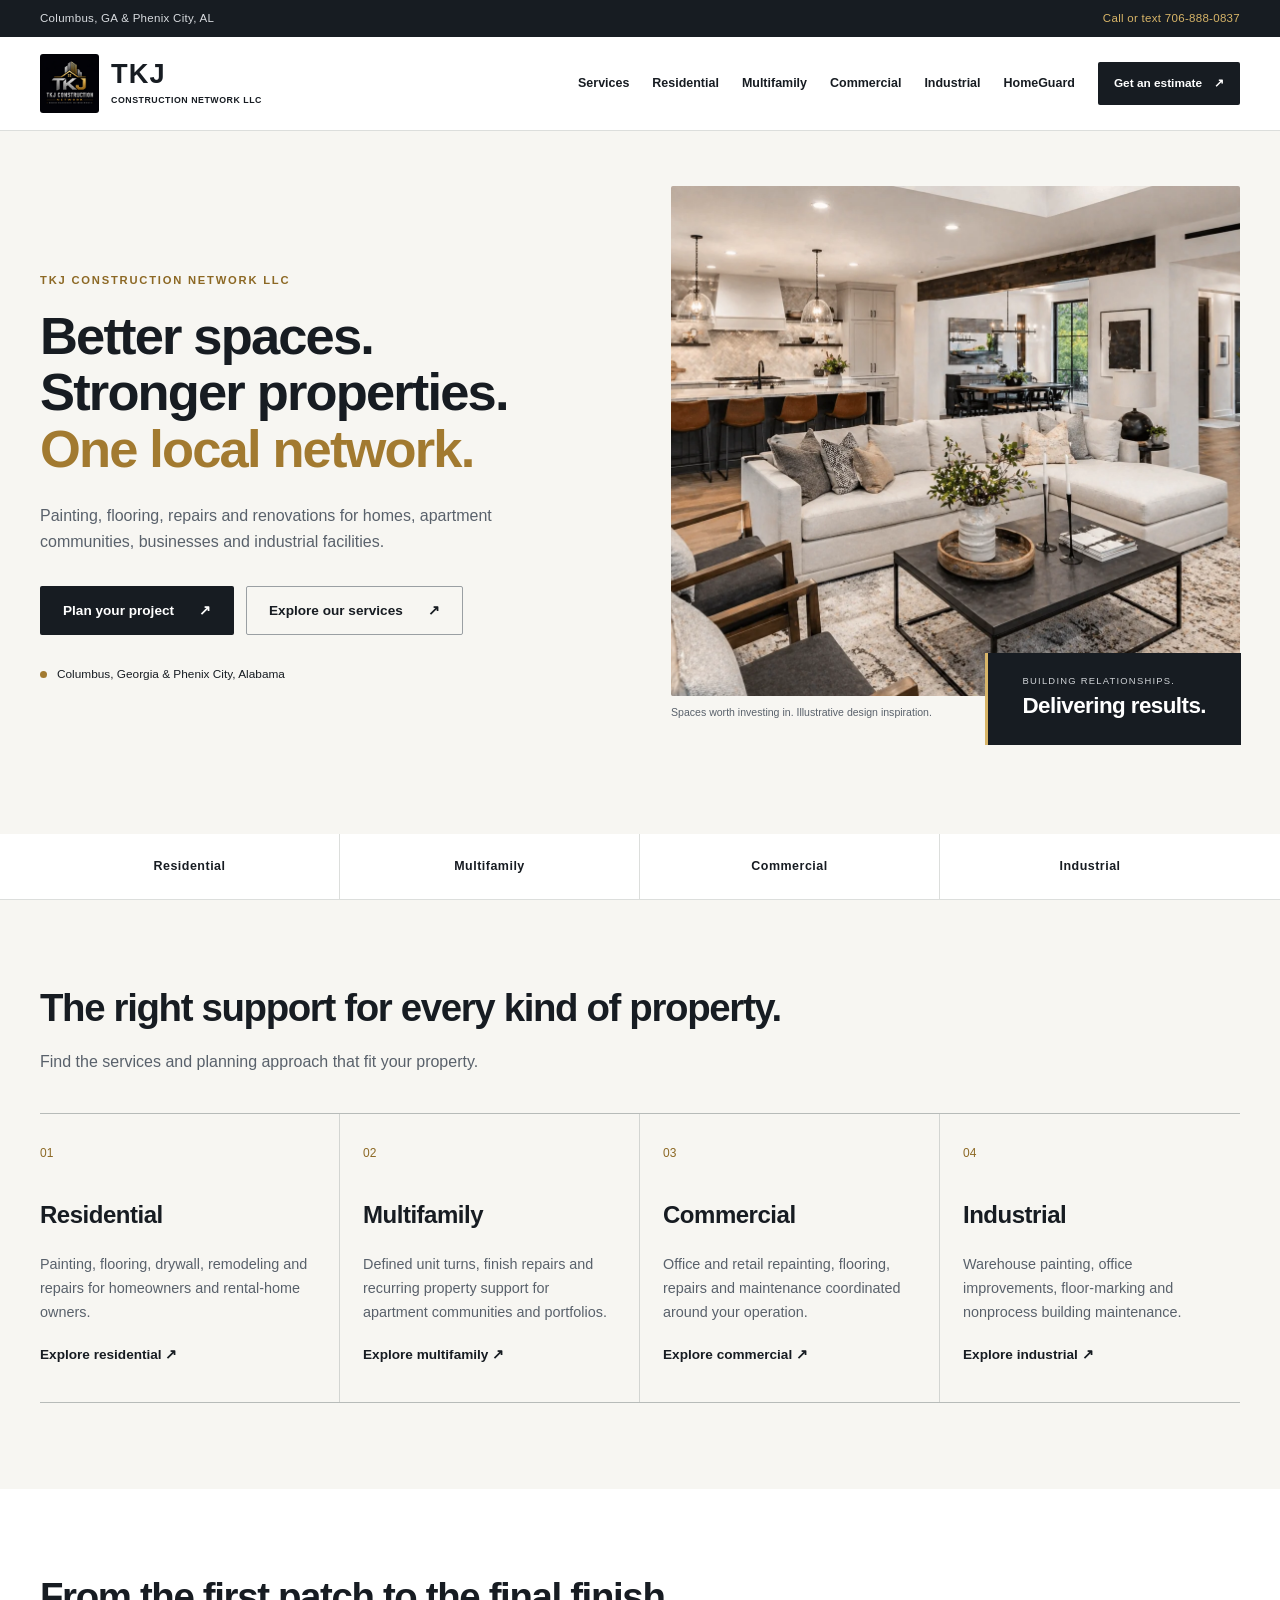
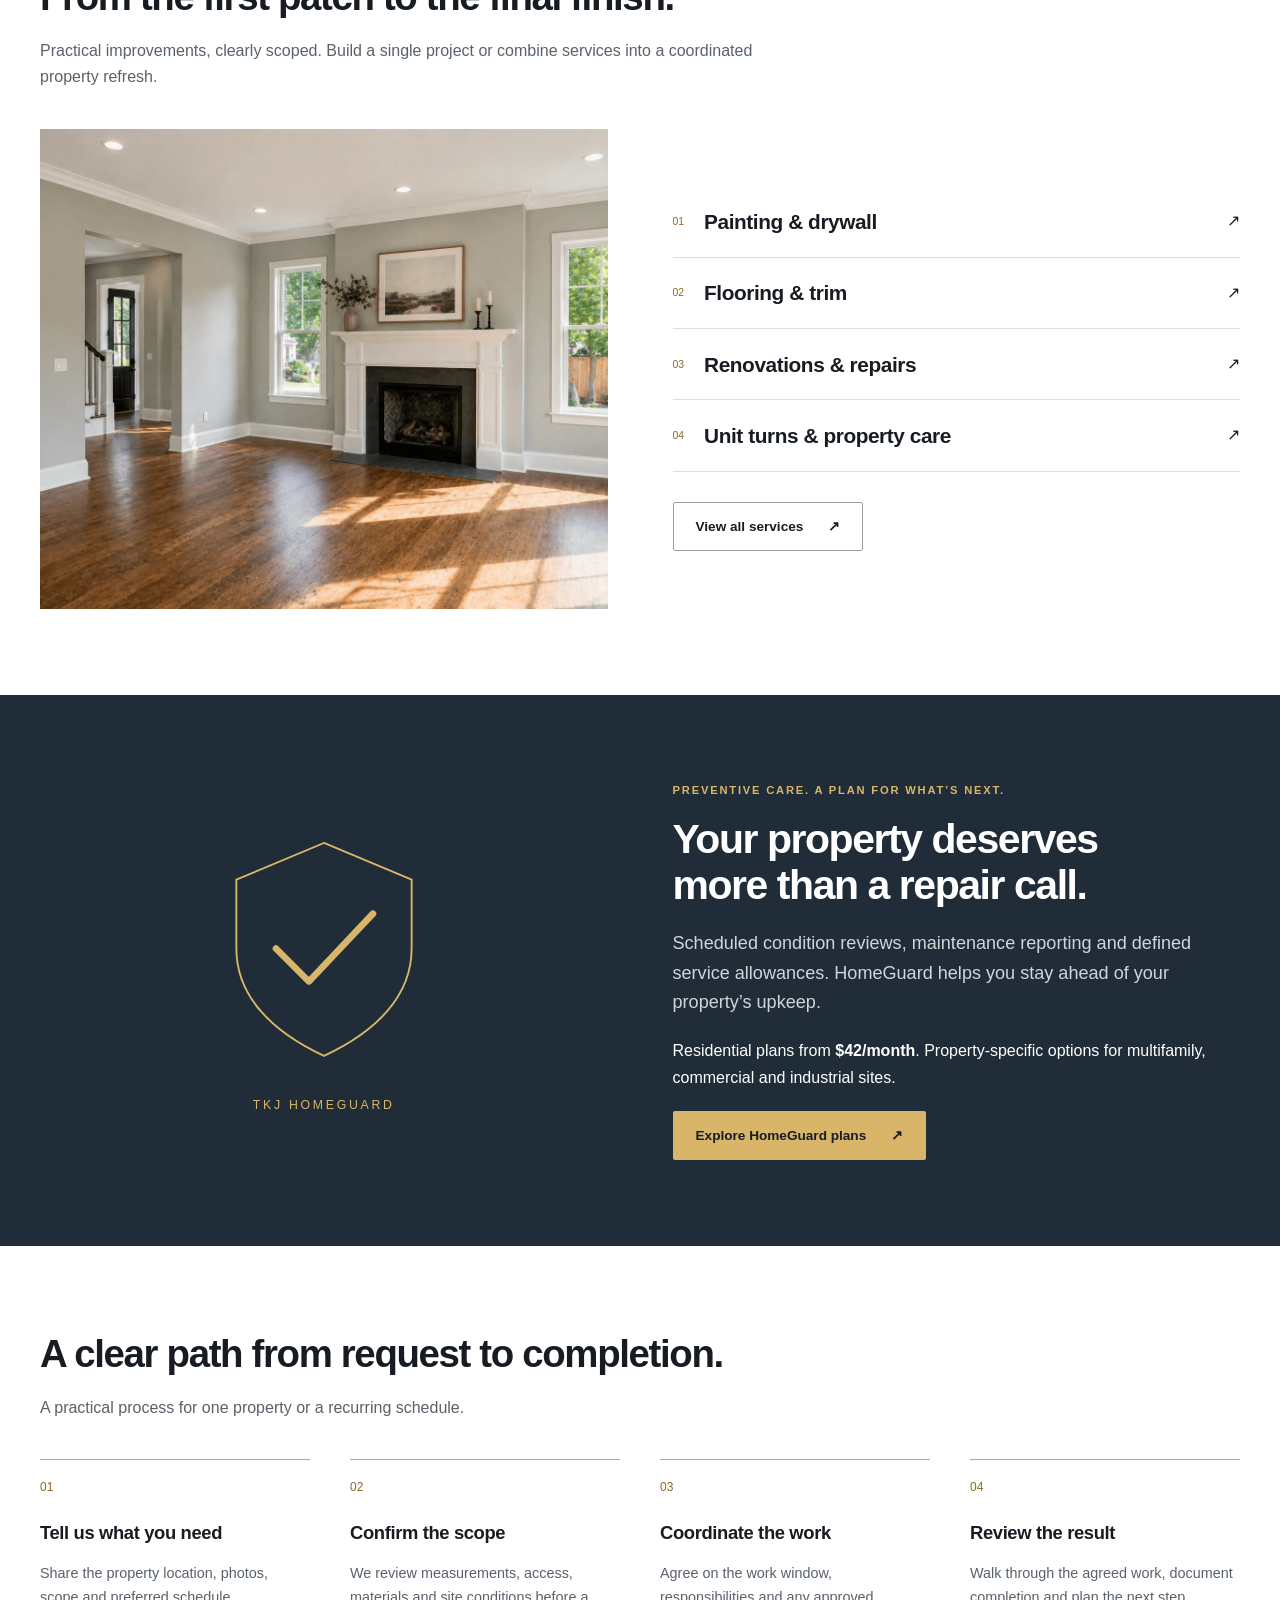
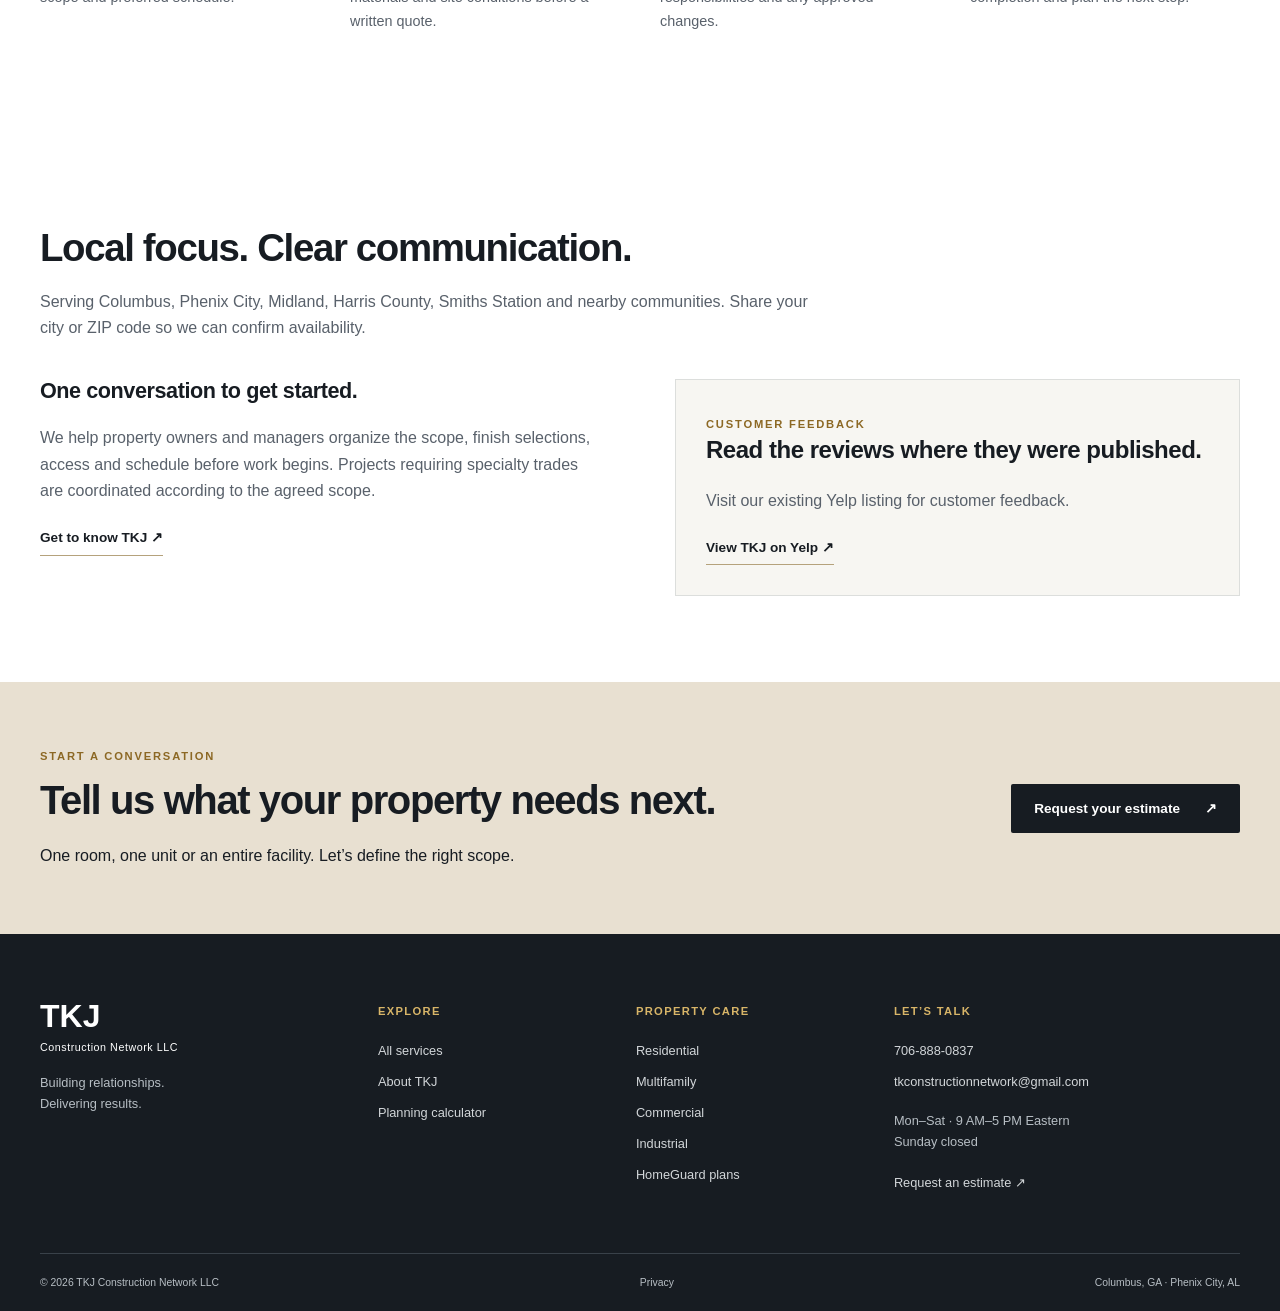
<file: index.html>
<!doctype html>
<html lang="en"><head><meta charset="utf-8"><meta name="viewport" content="width=device-width, initial-scale=1"><title>Painting, Renovations &amp; Property Care | Columbus GA | TKJ</title><meta name="description" content="Residential, multifamily, commercial and industrial painting, flooring, drywall, repairs and preventive maintenance in Columbus GA and Phenix City AL."><link rel="canonical" href="https://www.tkjconstructionnetwork.com/"><meta name="theme-color" content="#171c22"><meta name="msvalidate.01" content="0230E984B5439D878F1755738416975E" /><meta property="og:type" content="website"><meta property="og:title" content="Painting, Renovations &amp; Property Care | Columbus GA | TKJ"><meta property="og:description" content="Residential, multifamily, commercial and industrial painting, flooring, drywall, repairs and preventive maintenance in Columbus GA and Phenix City AL."><meta property="og:url" content="https://www.tkjconstructionnetwork.com/"><meta property="og:image" content="https://www.tkjconstructionnetwork.com/assets/interior.webp"><meta name="twitter:card" content="summary_large_image"><link rel="icon" href="/assets/favicon.png"><link rel="manifest" href="/manifest.json"><link rel="stylesheet" href="/styles.css?v=20261105"><script type="application/ld+json">{"@context": "https://schema.org", "@type": "HomeAndConstructionBusiness", "@id": "https://www.tkjconstructionnetwork.com/#business", "name": "TKJ Construction Network LLC", "url": "https://www.tkjconstructionnetwork.com", "telephone": "+1-706-888-0837", "email": "tkconstructionnetwork@gmail.com", "logo": "https://www.tkjconstructionnetwork.com/assets/logo.png", "areaServed": ["Columbus, GA", "Phenix City, AL", "Midland, GA", "Harris County, GA", "Smiths Station, AL"], "openingHoursSpecification": [{"@type": "OpeningHoursSpecification", "dayOfWeek": ["Monday", "Tuesday", "Wednesday", "Thursday", "Friday", "Saturday"], "opens": "09:00", "closes": "17:00"}], "sameAs": ["https://www.yelp.com/biz/tkj-construction-network-columbus-2"]}</script><script src="/script.js?v=20261105" defer></script></head><body><a class="skip-link" href="#main">Skip to content</a><div class="topbar"><div class="container"><span>Columbus, GA &amp; Phenix City, AL</span><a href="tel:+17068880837">Call or text 706-888-0837</a></div></div><header class="site-header"><div class="container header-inner"><a class="brand" href="/" aria-label="TKJ Construction Network home"><img src="/assets/logo.png" width="64" height="64" alt=""><span><strong>TKJ</strong><small>CONSTRUCTION NETWORK LLC</small></span></a><button class="menu-toggle" aria-expanded="false" aria-controls="main-nav">Menu <span aria-hidden="true">☰</span></button><nav id="main-nav" aria-label="Main navigation"><a href="/services" >Services</a><a href="/residential" >Residential</a><a href="/multifamily" >Multifamily</a><a href="/commercial" >Commercial</a><a href="/industrial" >Industrial</a><a href="/homeguard" >HomeGuard</a><a class="button nav-cta" href="/contact">Get an estimate<span aria-hidden="true">↗</span></a></nav></div></header><main id="main"><section class="home-hero"><div class="container hero-layout"><div class="hero-copy"><p class="eyebrow">TKJ Construction Network LLC</p><h1>Better spaces.<br>Stronger properties.<br><em>One local network.</em></h1><p class="lede">Painting, flooring, repairs and renovations for homes, apartment communities, businesses and industrial facilities.</p><div class="actions"><a class="button primary" href="/contact">Plan your project<span aria-hidden="true">↗</span></a><a class="button outline" href="/services">Explore our services<span aria-hidden="true">↗</span></a></div><div class="hero-location"><span class="location-dot"></span>Columbus, Georgia &amp; Phenix City, Alabama</div></div><figure class="home-visual"><img class="" src="/assets/interior.webp" alt="Interior finish inspiration with wood flooring and a bright living space" width="1536" height="1024" loading="eager" decoding="async"><figcaption>Spaces worth investing in. Illustrative design inspiration.</figcaption><div class="image-note"><span>BUILDING RELATIONSHIPS.</span><strong>Delivering results.</strong></div></figure></div></section><div class="service-ribbon"><div class="container"><span>Residential</span><span>Multifamily</span><span>Commercial</span><span>Industrial</span></div></div><section class="section cream"><div class="container"><div class="section-intro"><h2>The right support for every kind of property.</h2><p>Find the services and planning approach that fit your property.</p></div><div class="market-grid"><a class="market-card" href="/residential"><span class="market-number">01</span><h3>Residential</h3><p>Painting, flooring, drywall, remodeling and repairs for homeowners and rental-home owners.</p><span class="text-link">Explore residential <span aria-hidden="true">↗</span></span></a><a class="market-card" href="/multifamily"><span class="market-number">02</span><h3>Multifamily</h3><p>Defined unit turns, finish repairs and recurring property support for apartment communities and portfolios.</p><span class="text-link">Explore multifamily <span aria-hidden="true">↗</span></span></a><a class="market-card" href="/commercial"><span class="market-number">03</span><h3>Commercial</h3><p>Office and retail repainting, flooring, repairs and maintenance coordinated around your operation.</p><span class="text-link">Explore commercial <span aria-hidden="true">↗</span></span></a><a class="market-card" href="/industrial"><span class="market-number">04</span><h3>Industrial</h3><p>Warehouse painting, office improvements, floor-marking and nonprocess building maintenance.</p><span class="text-link">Explore industrial <span aria-hidden="true">↗</span></span></a></div></div></section><section class="section "><div class="container"><div class="section-intro"><h2>From the first patch to the final finish.</h2><p>Practical improvements, clearly scoped. Build a single project or combine services into a coordinated property refresh.</p></div><div class="service-editorial"><img class="" src="/assets/paint.webp" alt="Illustrative interior painting and finish work" width="1536" height="1024" loading="lazy" decoding="async"><div><div class="service-links"><a href="/services#painting"><span>01</span><h3>Painting & drywall</h3><span aria-hidden="true">↗</span></a><a href="/services#flooring"><span>02</span><h3>Flooring & trim</h3><span aria-hidden="true">↗</span></a><a href="/services#renovations"><span>03</span><h3>Renovations & repairs</h3><span aria-hidden="true">↗</span></a><a href="/services#property-care"><span>04</span><h3>Unit turns & property care</h3><span aria-hidden="true">↗</span></a></div><a class="button outline" href="/services">View all services<span aria-hidden="true">↗</span></a></div></div></div></section><section class="section homeguard-feature" id="protection"><div class="container split"><div class="guard-mark" aria-hidden="true"><svg viewBox="0 0 240 260"><path d="M120 18 213 57v73c0 50-37 88-93 114-56-26-93-64-93-114V57Z"/><path d="m69 130 35 35 68-72" class="tick"/></svg><span>TKJ HOMEGUARD</span></div><div><p class="eyebrow">Preventive care. A plan for what’s next.</p><h2>Your property deserves<br>more than a repair call.</h2><p class="lede">Scheduled condition reviews, maintenance reporting and defined service allowances. HomeGuard helps you stay ahead of your property’s upkeep.</p><p>Residential plans from <strong>$42/month</strong>. Property-specific options for multifamily, commercial and industrial sites.</p><a class="button light" href="/homeguard">Explore HomeGuard plans<span aria-hidden="true">↗</span></a></div></div></section><section class="section "><div class="container"><div class="section-intro"><h2>A clear path from request to completion.</h2><p>A practical process for one property or a recurring schedule.</p></div><ol class="process"><li><span class="step">01</span><h3>Tell us what you need</h3><p>Share the property location, photos, scope and preferred schedule.</p></li><li><span class="step">02</span><h3>Confirm the scope</h3><p>We review measurements, access, materials and site conditions before a written quote.</p></li><li><span class="step">03</span><h3>Coordinate the work</h3><p>Agree on the work window, responsibilities and any approved changes.</p></li><li><span class="step">04</span><h3>Review the result</h3><p>Walk through the agreed work, document completion and plan the next step.</p></li></ol></div></section><section class="section "><div class="container"><div class="section-intro"><h2>Local focus. Clear communication.</h2><p>Serving Columbus, Phenix City, Midland, Harris County, Smiths Station and nearby communities. Share your city or ZIP code so we can confirm availability.</p></div><div class="two-column"><div><h3>One conversation to get started.</h3><p>We help property owners and managers organize the scope, finish selections, access and schedule before work begins. Projects requiring specialty trades are coordinated according to the agreed scope.</p><a class="text-link" href="/about">Get to know TKJ ↗</a></div><div class="quote-panel"><span class="eyebrow">Customer feedback</span><h3>Read the reviews where they were published.</h3><p>Visit our existing Yelp listing for customer feedback.</p><a class="text-link" href="https://www.yelp.com/biz/tkj-construction-network-columbus-2" target="_blank" rel="noopener noreferrer">View TKJ on Yelp ↗</a></div></div></div></section><section class="cta-band" id="contact"><div class="container"><div><p class="eyebrow">Start a conversation</p><h2>Tell us what your property needs next.</h2><p>One room, one unit or an entire facility. Let’s define the right scope.</p></div><a class="button light" href="/contact">Request your estimate<span aria-hidden="true">↗</span></a></div></section></main><footer class="site-footer"><div class="container"><div class="footer-top"><div><a class="footer-brand" href="/">TKJ<span>Construction Network LLC</span></a><p>Building relationships.<br>Delivering results.</p></div><div><h2>Explore</h2><a href="/services">All services</a><a href="/about">About TKJ</a><a href="/estimate-calculator">Planning calculator</a></div><div><h2>Property care</h2><a href="/residential">Residential</a><a href="/multifamily">Multifamily</a><a href="/commercial">Commercial</a><a href="/industrial">Industrial</a><a href="/homeguard">HomeGuard plans</a></div><div><h2>Let’s talk</h2><a href="tel:+17068880837">706-888-0837</a><a href="mailto:tkconstructionnetwork@gmail.com">tkconstructionnetwork@gmail.com</a><p>Mon–Sat · 9 AM–5 PM Eastern<br>Sunday closed</p><a href="/contact">Request an estimate ↗</a></div></div><div class="footer-bottom"><span>© 2026 TKJ Construction Network LLC</span><a href="/privacy">Privacy</a><span>Columbus, GA · Phenix City, AL</span></div></div></footer><div class="mobile-actions"><a href="tel:+17068880837">Call TKJ</a><a href="/contact">Get an estimate ↗</a></div></body></html>
</file>
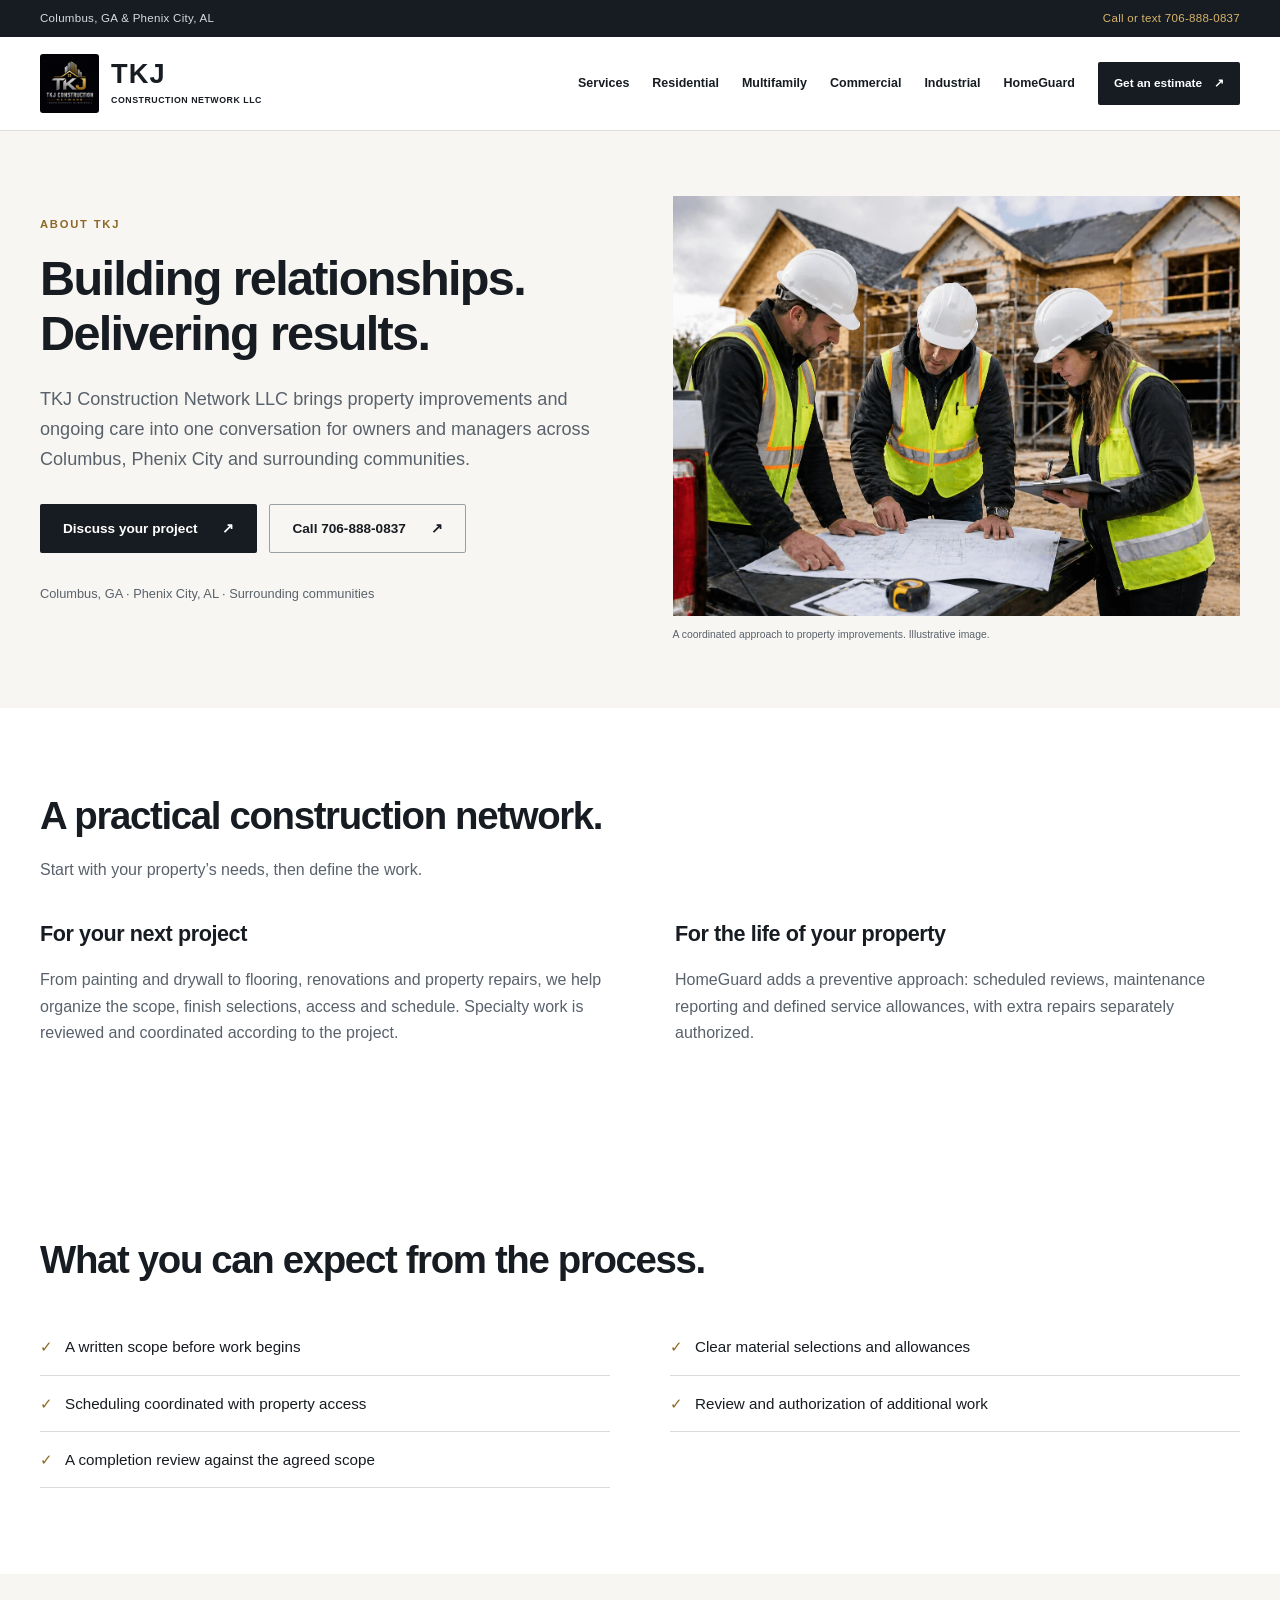
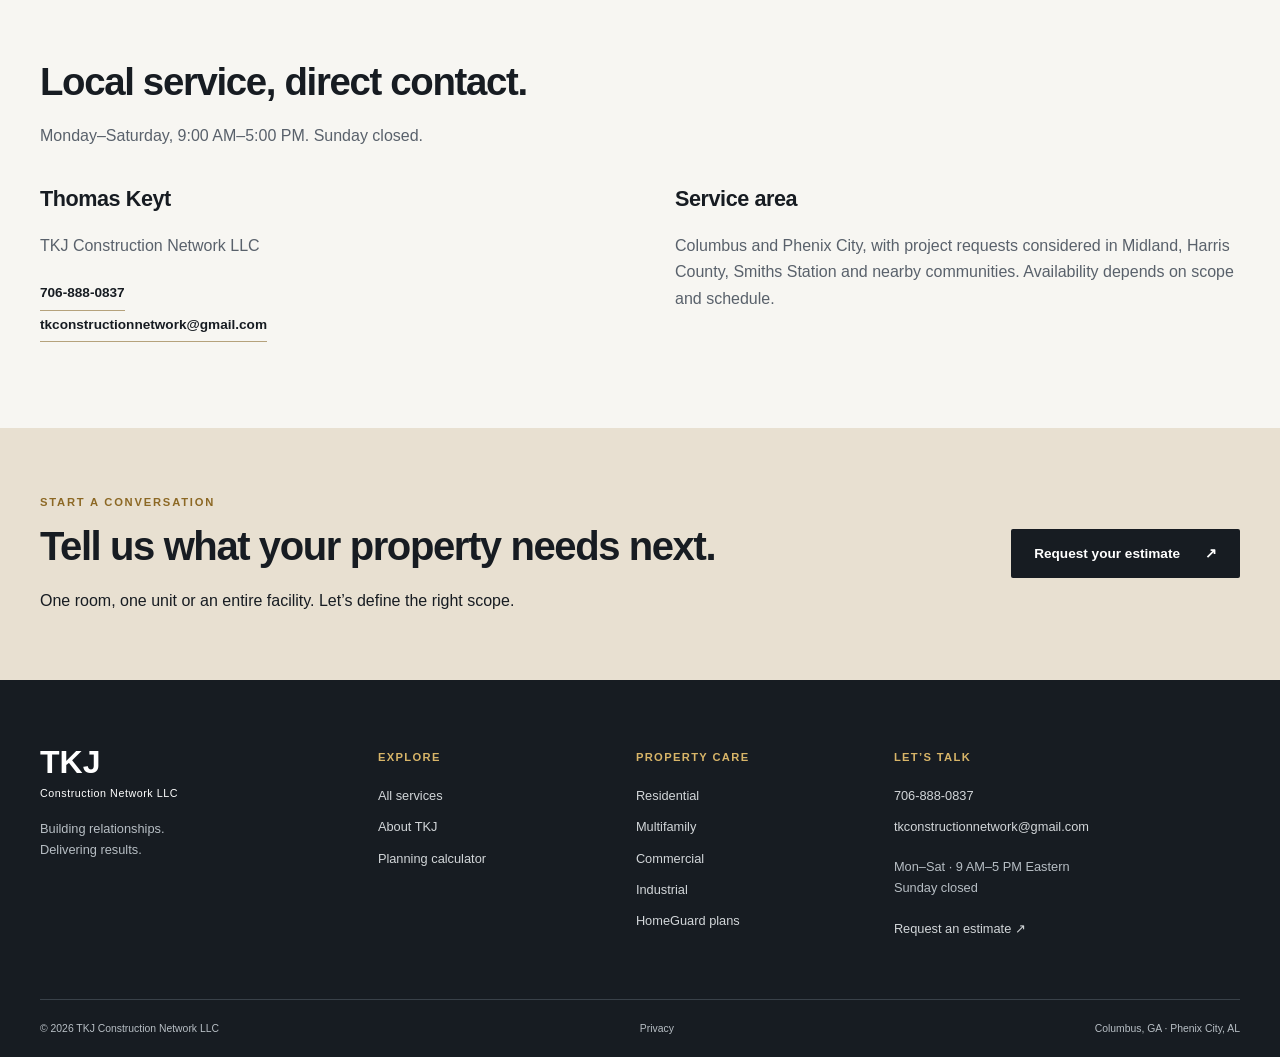
<file: about.html>
<!doctype html>
<html lang="en"><head><meta charset="utf-8"><meta name="viewport" content="width=device-width, initial-scale=1"><title>About TKJ Construction Network LLC | Columbus GA &amp; Phenix City AL</title><meta name="description" content="Meet TKJ Construction Network LLC, serving homeowners, property managers, businesses and industrial properties in Columbus GA and Phenix City AL."><link rel="canonical" href="https://www.tkjconstructionnetwork.com/about"><meta name="theme-color" content="#171c22"><meta name="msvalidate.01" content="0230E984B5439D878F1755738416975E" /><meta property="og:type" content="website"><meta property="og:title" content="About TKJ Construction Network LLC | Columbus GA &amp; Phenix City AL"><meta property="og:description" content="Meet TKJ Construction Network LLC, serving homeowners, property managers, businesses and industrial properties in Columbus GA and Phenix City AL."><meta property="og:url" content="https://www.tkjconstructionnetwork.com/about"><meta property="og:image" content="https://www.tkjconstructionnetwork.com/assets/interior.webp"><meta name="twitter:card" content="summary_large_image"><link rel="icon" href="/assets/favicon.png"><link rel="manifest" href="/manifest.json"><link rel="stylesheet" href="/styles.css?v=20261105"><script type="application/ld+json">{"@context": "https://schema.org", "@type": "HomeAndConstructionBusiness", "@id": "https://www.tkjconstructionnetwork.com/#business", "name": "TKJ Construction Network LLC", "url": "https://www.tkjconstructionnetwork.com", "telephone": "+1-706-888-0837", "email": "tkconstructionnetwork@gmail.com", "logo": "https://www.tkjconstructionnetwork.com/assets/logo.png", "areaServed": ["Columbus, GA", "Phenix City, AL", "Midland, GA", "Harris County, GA", "Smiths Station, AL"], "openingHoursSpecification": [{"@type": "OpeningHoursSpecification", "dayOfWeek": ["Monday", "Tuesday", "Wednesday", "Thursday", "Friday", "Saturday"], "opens": "09:00", "closes": "17:00"}], "sameAs": ["https://www.yelp.com/biz/tkj-construction-network-columbus-2"]}</script><script src="/script.js?v=20261105" defer></script></head><body><a class="skip-link" href="#main">Skip to content</a><div class="topbar"><div class="container"><span>Columbus, GA &amp; Phenix City, AL</span><a href="tel:+17068880837">Call or text 706-888-0837</a></div></div><header class="site-header"><div class="container header-inner"><a class="brand" href="/" aria-label="TKJ Construction Network home"><img src="/assets/logo.png" width="64" height="64" alt=""><span><strong>TKJ</strong><small>CONSTRUCTION NETWORK LLC</small></span></a><button class="menu-toggle" aria-expanded="false" aria-controls="main-nav">Menu <span aria-hidden="true">☰</span></button><nav id="main-nav" aria-label="Main navigation"><a href="/services" >Services</a><a href="/residential" >Residential</a><a href="/multifamily" >Multifamily</a><a href="/commercial" >Commercial</a><a href="/industrial" >Industrial</a><a href="/homeguard" >HomeGuard</a><a class="button nav-cta" href="/contact">Get an estimate<span aria-hidden="true">↗</span></a></nav></div></header><main id="main"><section class="page-hero"><div class="container split"><div><p class="eyebrow">About TKJ</p><h1>Building relationships.<br>Delivering results.</h1><p class="lede">TKJ Construction Network LLC brings property improvements and ongoing care into one conversation for owners and managers across Columbus, Phenix City and surrounding communities.</p><div class="actions"><a class="button primary" href="/contact">Discuss your project<span aria-hidden="true">↗</span></a><a class="button outline" href="tel:+17068880837">Call 706-888-0837<span aria-hidden="true">↗</span></a></div><p class="small">Columbus, GA · Phenix City, AL · Surrounding communities</p></div><figure class="hero-image"><img class="" src="/assets/construction-team.webp" alt="A coordinated approach to property improvements." width="1536" height="1024" loading="eager" decoding="async"><figcaption>A coordinated approach to property improvements. Illustrative image.</figcaption></figure></div></section><section class="section "><div class="container"><div class="section-intro"><h2>A practical construction network.</h2><p>Start with your property’s needs, then define the work.</p></div><div class="two-column"><div><h3>For your next project</h3><p>From painting and drywall to flooring, renovations and property repairs, we help organize the scope, finish selections, access and schedule. Specialty work is reviewed and coordinated according to the project.</p></div><div><h3>For the life of your property</h3><p>HomeGuard adds a preventive approach: scheduled reviews, maintenance reporting and defined service allowances, with extra repairs separately authorized.</p></div></div></div></section><section class="section "><div class="container"><div class="section-intro"><h2>What you can expect from the process.</h2></div><ul class="check-list"><li>A written scope before work begins</li><li>Clear material selections and allowances</li><li>Scheduling coordinated with property access</li><li>Review and authorization of additional work</li><li>A completion review against the agreed scope</li></ul></div></section><section class="section cream"><div class="container"><div class="section-intro"><h2>Local service, direct contact.</h2><p>Monday–Saturday, 9:00 AM–5:00 PM. Sunday closed.</p></div><div class="two-column"><div><h3>Thomas Keyt</h3><p>TKJ Construction Network LLC</p><a class="text-link" href="tel:+17068880837">706-888-0837</a><br><a class="text-link" href="mailto:tkconstructionnetwork@gmail.com">tkconstructionnetwork@gmail.com</a></div><div><h3>Service area</h3><p>Columbus and Phenix City, with project requests considered in Midland, Harris County, Smiths Station and nearby communities. Availability depends on scope and schedule.</p></div></div></div></section><section class="cta-band" id="contact"><div class="container"><div><p class="eyebrow">Start a conversation</p><h2>Tell us what your property needs next.</h2><p>One room, one unit or an entire facility. Let’s define the right scope.</p></div><a class="button light" href="/contact">Request your estimate<span aria-hidden="true">↗</span></a></div></section></main><footer class="site-footer"><div class="container"><div class="footer-top"><div><a class="footer-brand" href="/">TKJ<span>Construction Network LLC</span></a><p>Building relationships.<br>Delivering results.</p></div><div><h2>Explore</h2><a href="/services">All services</a><a href="/about">About TKJ</a><a href="/estimate-calculator">Planning calculator</a></div><div><h2>Property care</h2><a href="/residential">Residential</a><a href="/multifamily">Multifamily</a><a href="/commercial">Commercial</a><a href="/industrial">Industrial</a><a href="/homeguard">HomeGuard plans</a></div><div><h2>Let’s talk</h2><a href="tel:+17068880837">706-888-0837</a><a href="mailto:tkconstructionnetwork@gmail.com">tkconstructionnetwork@gmail.com</a><p>Mon–Sat · 9 AM–5 PM Eastern<br>Sunday closed</p><a href="/contact">Request an estimate ↗</a></div></div><div class="footer-bottom"><span>© 2026 TKJ Construction Network LLC</span><a href="/privacy">Privacy</a><span>Columbus, GA · Phenix City, AL</span></div></div></footer><div class="mobile-actions"><a href="tel:+17068880837">Call TKJ</a><a href="/contact">Get an estimate ↗</a></div></body></html>
</file>
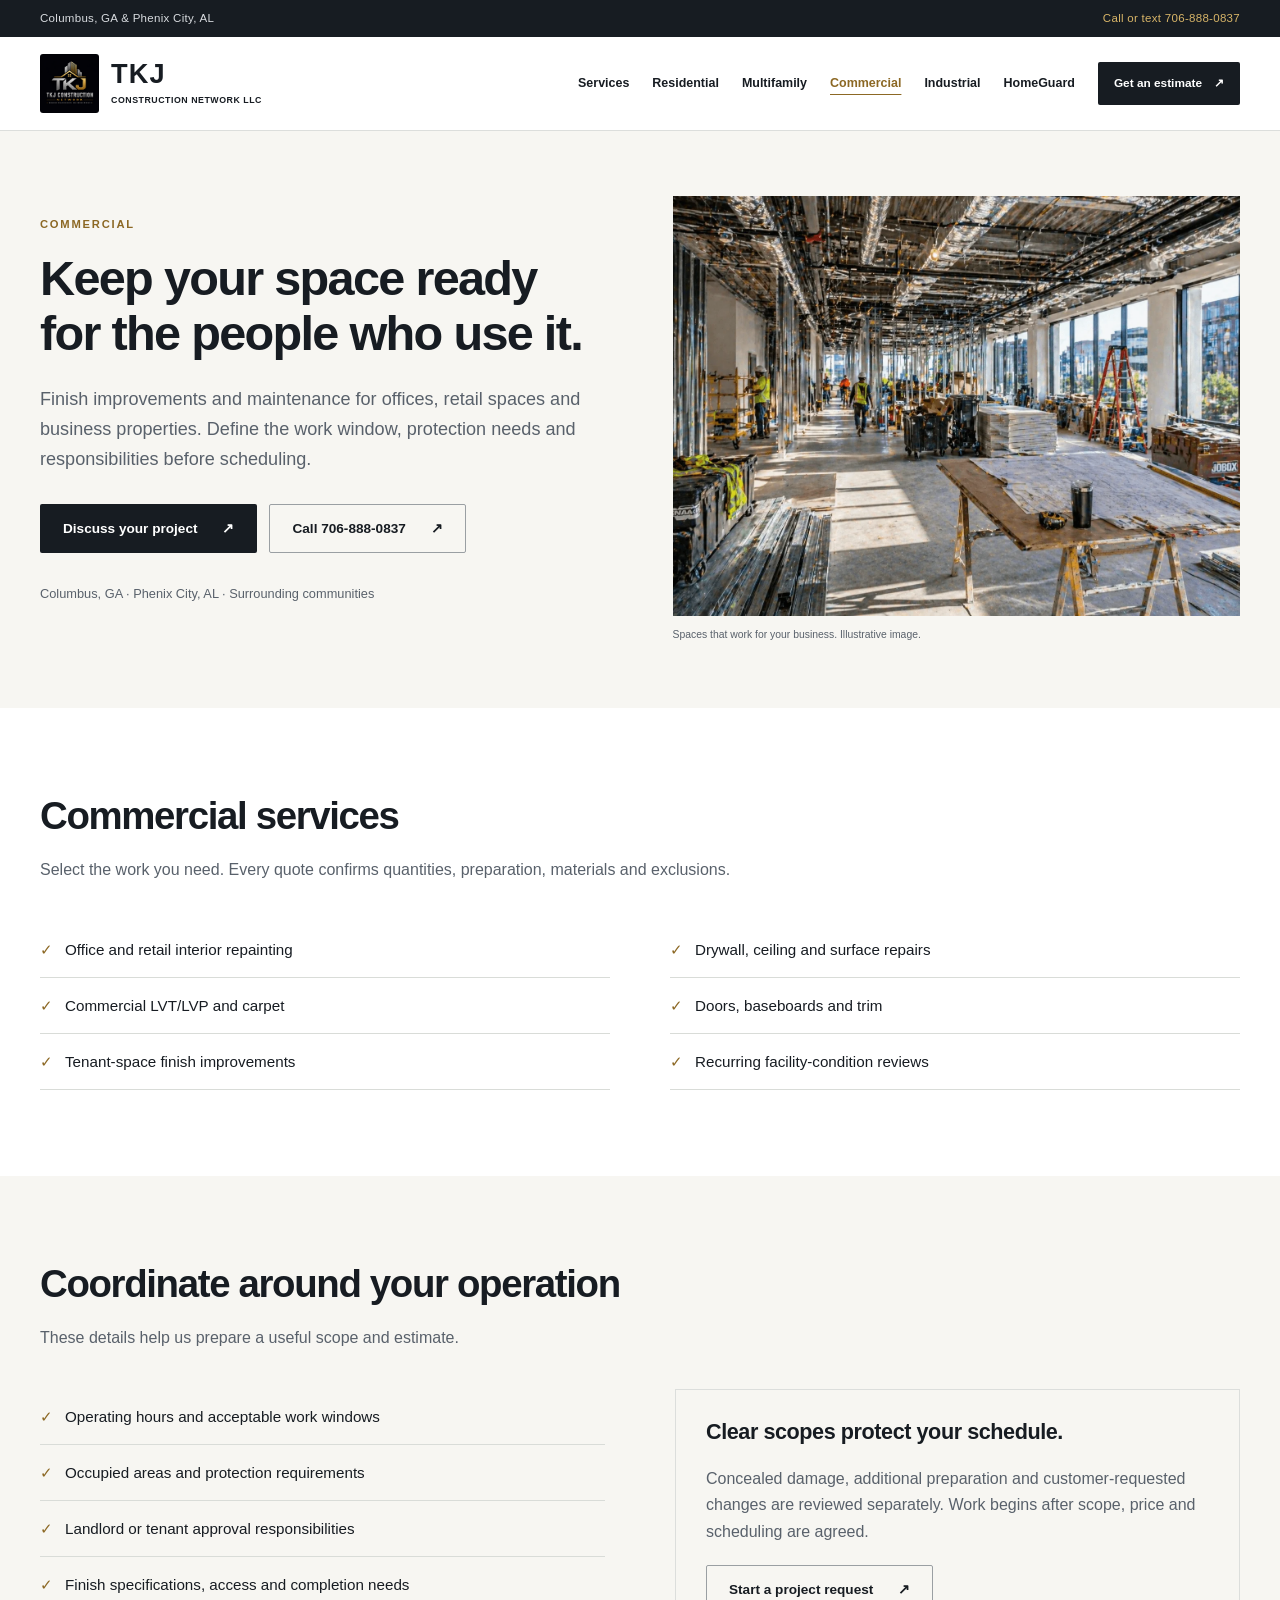
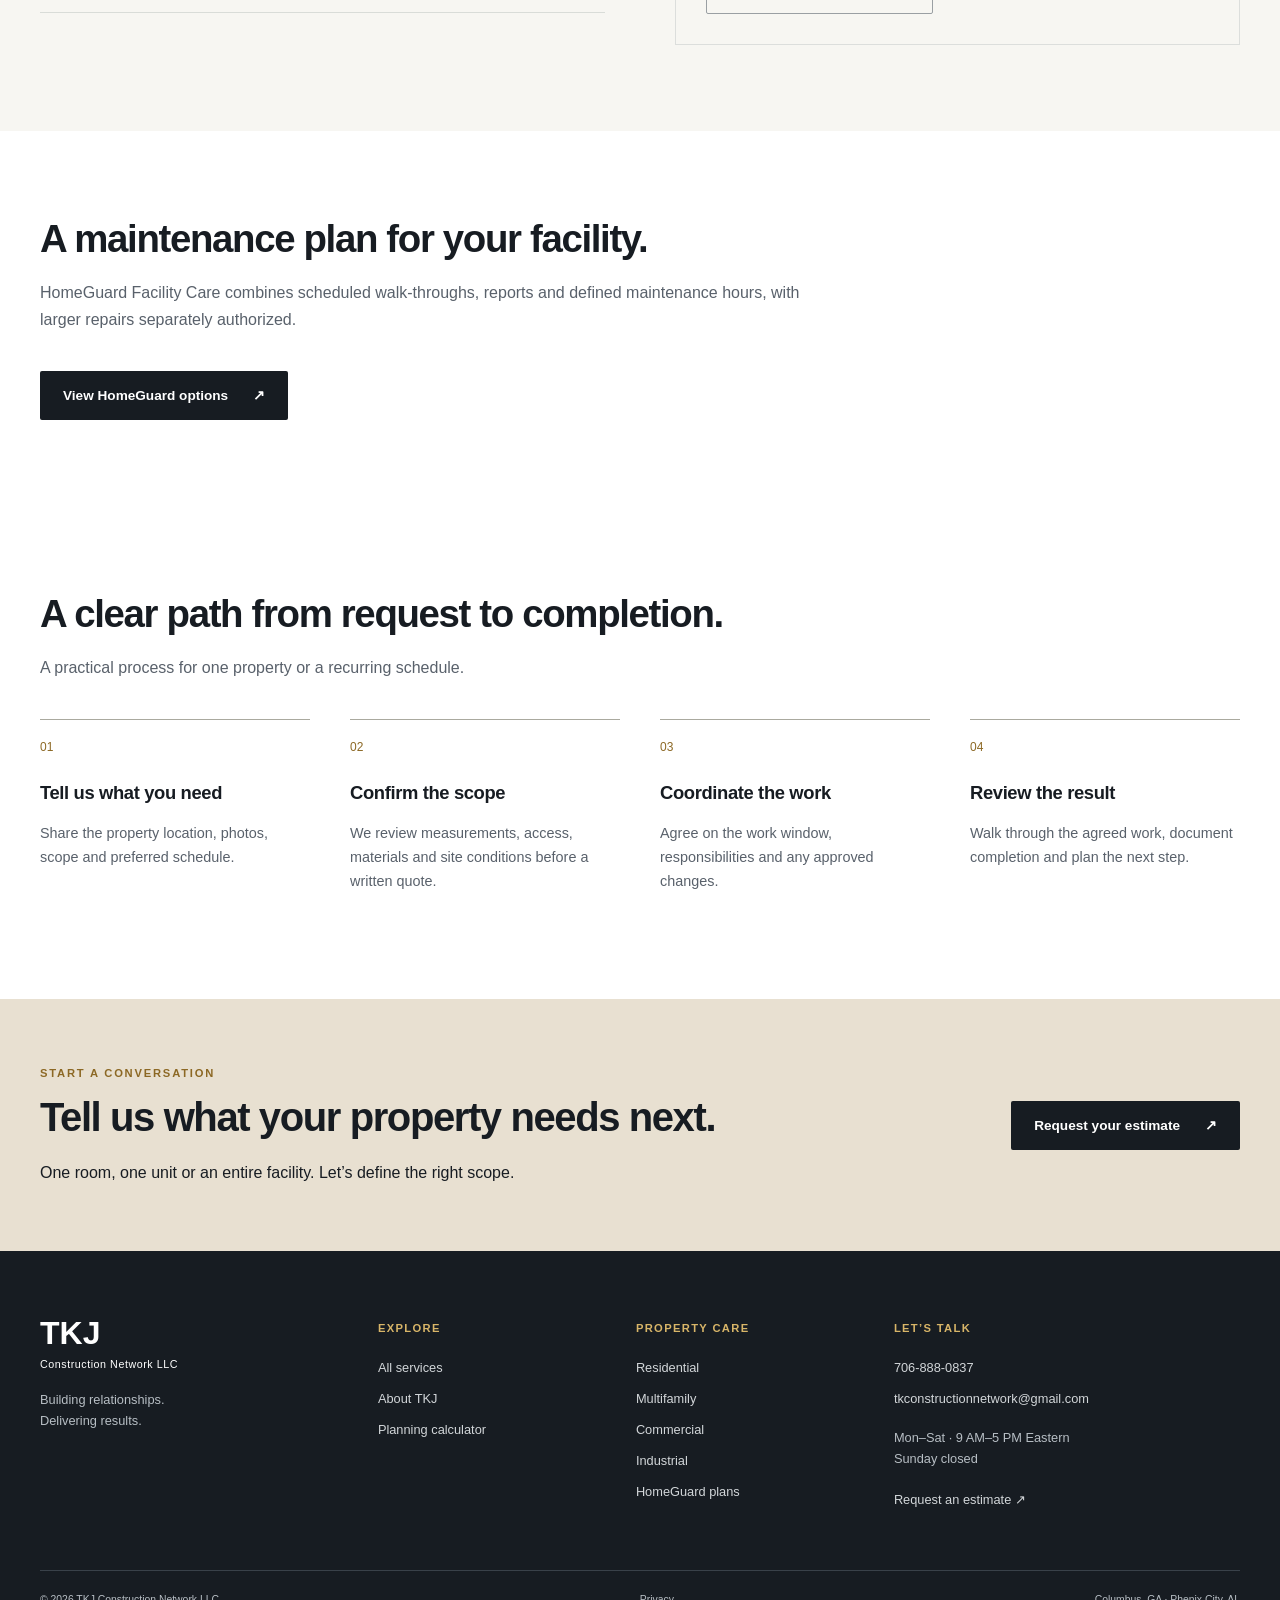
<file: commercial.html>
<!doctype html>
<html lang="en"><head><meta charset="utf-8"><meta name="viewport" content="width=device-width, initial-scale=1"><title>Commercial Painting, Repairs &amp; Maintenance | TKJ Columbus GA</title><meta name="description" content="Commercial painting, drywall, flooring, repairs and preventive maintenance in Columbus GA and Phenix City AL. Discuss your property with TKJ."><link rel="canonical" href="https://www.tkjconstructionnetwork.com/commercial"><meta name="theme-color" content="#171c22"><meta name="msvalidate.01" content="0230E984B5439D878F1755738416975E" /><meta property="og:type" content="website"><meta property="og:title" content="Commercial Painting, Repairs &amp; Maintenance | TKJ Columbus GA"><meta property="og:description" content="Commercial painting, drywall, flooring, repairs and preventive maintenance in Columbus GA and Phenix City AL. Discuss your property with TKJ."><meta property="og:url" content="https://www.tkjconstructionnetwork.com/commercial"><meta property="og:image" content="https://www.tkjconstructionnetwork.com/assets/interior.webp"><meta name="twitter:card" content="summary_large_image"><link rel="icon" href="/assets/favicon.png"><link rel="manifest" href="/manifest.json"><link rel="stylesheet" href="/styles.css?v=20261105"><script type="application/ld+json">{"@context": "https://schema.org", "@type": "HomeAndConstructionBusiness", "@id": "https://www.tkjconstructionnetwork.com/#business", "name": "TKJ Construction Network LLC", "url": "https://www.tkjconstructionnetwork.com", "telephone": "+1-706-888-0837", "email": "tkconstructionnetwork@gmail.com", "logo": "https://www.tkjconstructionnetwork.com/assets/logo.png", "areaServed": ["Columbus, GA", "Phenix City, AL", "Midland, GA", "Harris County, GA", "Smiths Station, AL"], "openingHoursSpecification": [{"@type": "OpeningHoursSpecification", "dayOfWeek": ["Monday", "Tuesday", "Wednesday", "Thursday", "Friday", "Saturday"], "opens": "09:00", "closes": "17:00"}], "sameAs": ["https://www.yelp.com/biz/tkj-construction-network-columbus-2"]}</script><script src="/script.js?v=20261105" defer></script></head><body><a class="skip-link" href="#main">Skip to content</a><div class="topbar"><div class="container"><span>Columbus, GA &amp; Phenix City, AL</span><a href="tel:+17068880837">Call or text 706-888-0837</a></div></div><header class="site-header"><div class="container header-inner"><a class="brand" href="/" aria-label="TKJ Construction Network home"><img src="/assets/logo.png" width="64" height="64" alt=""><span><strong>TKJ</strong><small>CONSTRUCTION NETWORK LLC</small></span></a><button class="menu-toggle" aria-expanded="false" aria-controls="main-nav">Menu <span aria-hidden="true">☰</span></button><nav id="main-nav" aria-label="Main navigation"><a href="/services" >Services</a><a href="/residential" >Residential</a><a href="/multifamily" >Multifamily</a><a href="/commercial" aria-current=page>Commercial</a><a href="/industrial" >Industrial</a><a href="/homeguard" >HomeGuard</a><a class="button nav-cta" href="/contact">Get an estimate<span aria-hidden="true">↗</span></a></nav></div></header><main id="main"><section class="page-hero"><div class="container split"><div><p class="eyebrow">Commercial</p><h1>Keep your space ready for the people who use it.</h1><p class="lede">Finish improvements and maintenance for offices, retail spaces and business properties. Define the work window, protection needs and responsibilities before scheduling.</p><div class="actions"><a class="button primary" href="/contact">Discuss your project<span aria-hidden="true">↗</span></a><a class="button outline" href="tel:+17068880837">Call 706-888-0837<span aria-hidden="true">↗</span></a></div><p class="small">Columbus, GA · Phenix City, AL · Surrounding communities</p></div><figure class="hero-image"><img class="" src="/assets/commercial2.webp" alt="Spaces that work for your business." width="1536" height="1024" loading="eager" decoding="async"><figcaption>Spaces that work for your business. Illustrative image.</figcaption></figure></div></section><section class="section "><div class="container"><div class="section-intro"><h2>Commercial services</h2><p>Select the work you need. Every quote confirms quantities, preparation, materials and exclusions.</p></div><ul class="check-list"><li>Office and retail interior repainting</li><li>Drywall, ceiling and surface repairs</li><li>Commercial LVT/LVP and carpet</li><li>Doors, baseboards and trim</li><li>Tenant-space finish improvements</li><li>Recurring facility-condition reviews</li></ul></div></section><section class="section cream"><div class="container"><div class="section-intro"><h2>Coordinate around your operation</h2><p>These details help us prepare a useful scope and estimate.</p></div><div class="two-column"><ul class="check-list"><li>Operating hours and acceptable work windows</li><li>Occupied areas and protection requirements</li><li>Landlord or tenant approval responsibilities</li><li>Finish specifications, access and completion needs</li></ul><aside class="note-box"><h3>Clear scopes protect your schedule.</h3><p>Concealed damage, additional preparation and customer-requested changes are reviewed separately. Work begins after scope, price and scheduling are agreed.</p><a class="button outline" href="/contact?market=commercial">Start a project request<span aria-hidden="true">↗</span></a></aside></div></div></section><section class="section "><div class="container"><div class="section-intro"><h2>A maintenance plan for your facility.</h2><p>HomeGuard Facility Care combines scheduled walk-throughs, reports and defined maintenance hours, with larger repairs separately authorized.</p></div><a class="button primary" href="/homeguard#commercial">View HomeGuard options<span aria-hidden="true">↗</span></a></div></section><section class="section "><div class="container"><div class="section-intro"><h2>A clear path from request to completion.</h2><p>A practical process for one property or a recurring schedule.</p></div><ol class="process"><li><span class="step">01</span><h3>Tell us what you need</h3><p>Share the property location, photos, scope and preferred schedule.</p></li><li><span class="step">02</span><h3>Confirm the scope</h3><p>We review measurements, access, materials and site conditions before a written quote.</p></li><li><span class="step">03</span><h3>Coordinate the work</h3><p>Agree on the work window, responsibilities and any approved changes.</p></li><li><span class="step">04</span><h3>Review the result</h3><p>Walk through the agreed work, document completion and plan the next step.</p></li></ol></div></section><section class="cta-band" id="contact"><div class="container"><div><p class="eyebrow">Start a conversation</p><h2>Tell us what your property needs next.</h2><p>One room, one unit or an entire facility. Let’s define the right scope.</p></div><a class="button light" href="/contact">Request your estimate<span aria-hidden="true">↗</span></a></div></section></main><footer class="site-footer"><div class="container"><div class="footer-top"><div><a class="footer-brand" href="/">TKJ<span>Construction Network LLC</span></a><p>Building relationships.<br>Delivering results.</p></div><div><h2>Explore</h2><a href="/services">All services</a><a href="/about">About TKJ</a><a href="/estimate-calculator">Planning calculator</a></div><div><h2>Property care</h2><a href="/residential">Residential</a><a href="/multifamily">Multifamily</a><a href="/commercial">Commercial</a><a href="/industrial">Industrial</a><a href="/homeguard">HomeGuard plans</a></div><div><h2>Let’s talk</h2><a href="tel:+17068880837">706-888-0837</a><a href="mailto:tkconstructionnetwork@gmail.com">tkconstructionnetwork@gmail.com</a><p>Mon–Sat · 9 AM–5 PM Eastern<br>Sunday closed</p><a href="/contact">Request an estimate ↗</a></div></div><div class="footer-bottom"><span>© 2026 TKJ Construction Network LLC</span><a href="/privacy">Privacy</a><span>Columbus, GA · Phenix City, AL</span></div></div></footer><div class="mobile-actions"><a href="tel:+17068880837">Call TKJ</a><a href="/contact">Get an estimate ↗</a></div></body></html>
</file>
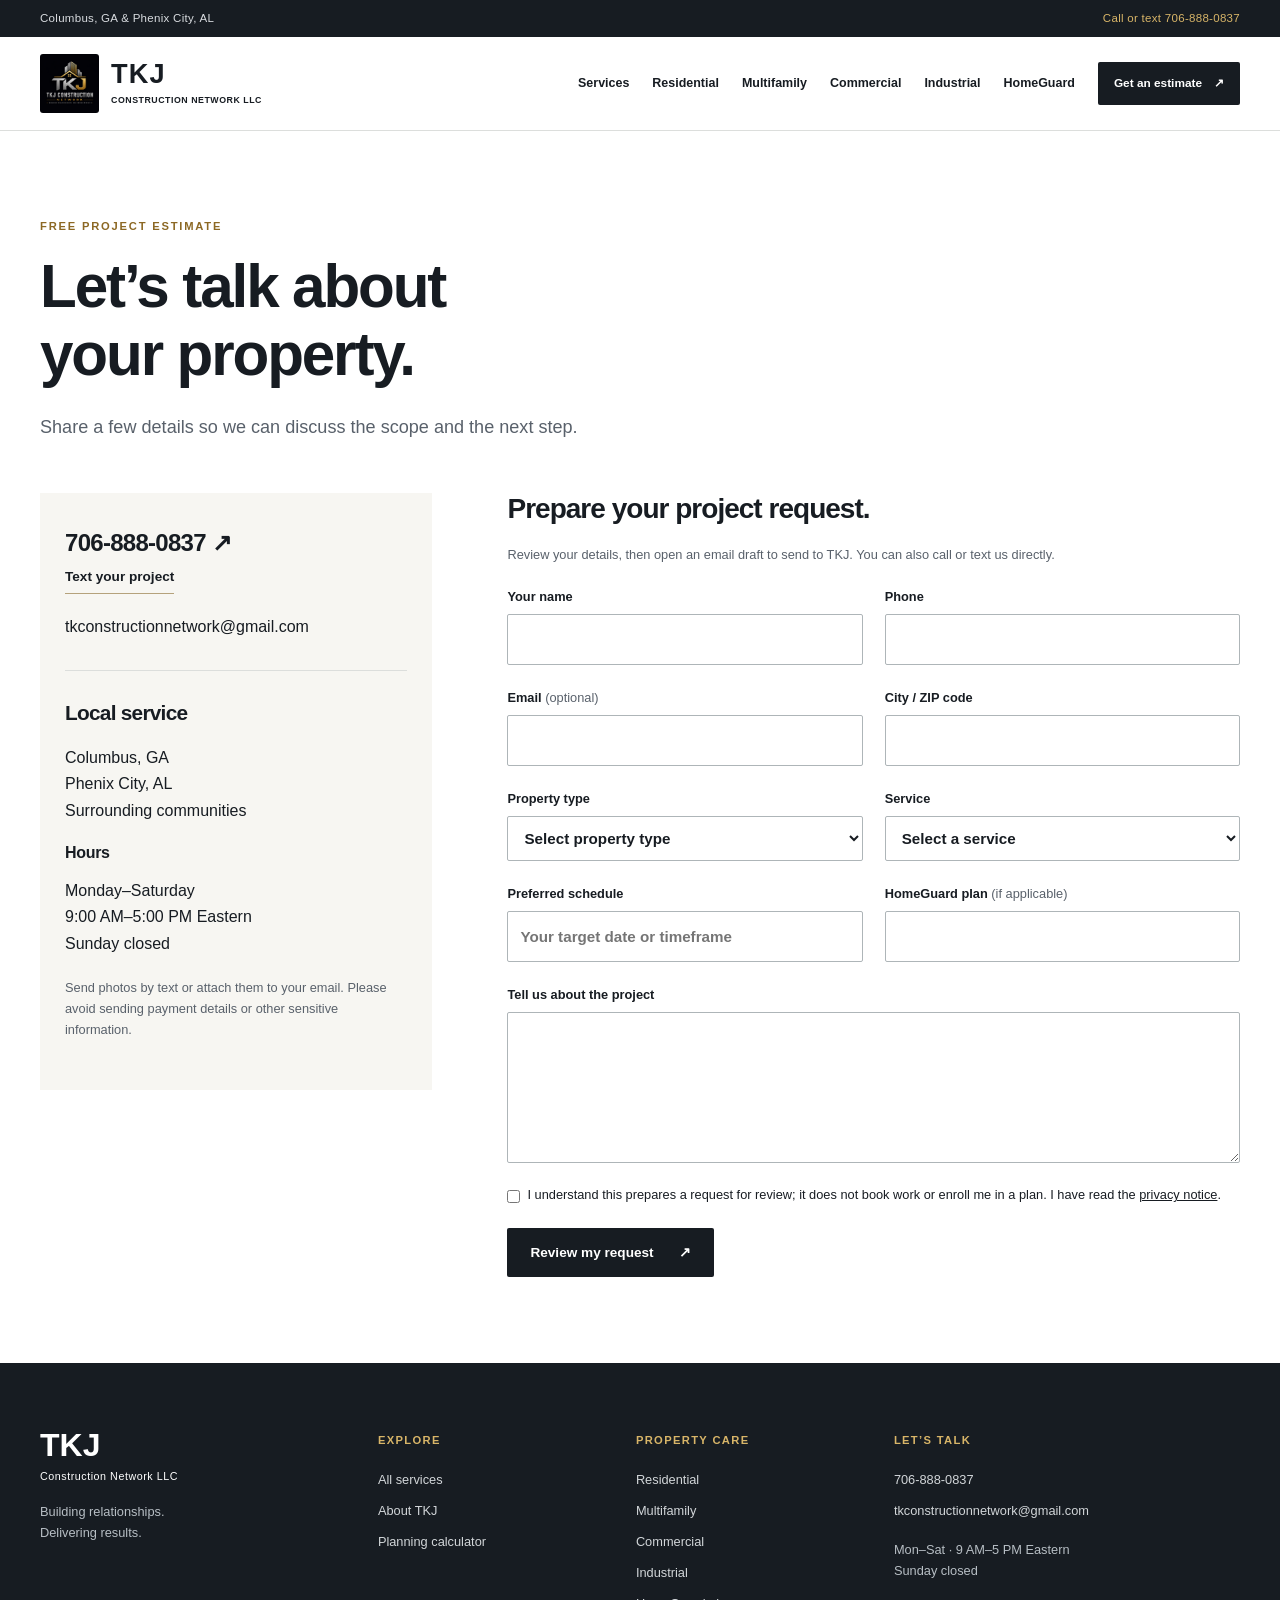
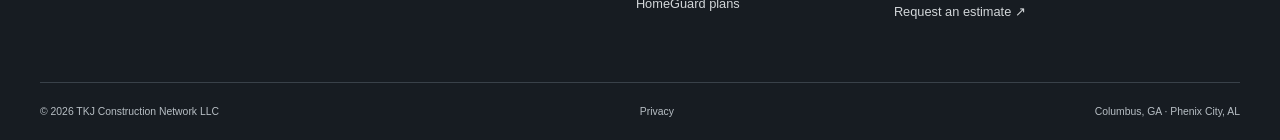
<file: contact.html>
<!doctype html>
<html lang="en"><head><meta charset="utf-8"><meta name="viewport" content="width=device-width, initial-scale=1"><title>Request a Project Estimate | TKJ Construction Network</title><meta name="description" content="Call or text 706-888-0837 for TKJ painting, flooring, repairs, unit turns and HomeGuard in Columbus GA and Phenix City AL."><link rel="canonical" href="https://www.tkjconstructionnetwork.com/contact"><meta name="theme-color" content="#171c22"><meta name="msvalidate.01" content="0230E984B5439D878F1755738416975E" /><meta property="og:type" content="website"><meta property="og:title" content="Request a Project Estimate | TKJ Construction Network"><meta property="og:description" content="Call or text 706-888-0837 for TKJ painting, flooring, repairs, unit turns and HomeGuard in Columbus GA and Phenix City AL."><meta property="og:url" content="https://www.tkjconstructionnetwork.com/contact"><meta property="og:image" content="https://www.tkjconstructionnetwork.com/assets/interior.webp"><meta name="twitter:card" content="summary_large_image"><link rel="icon" href="/assets/favicon.png"><link rel="manifest" href="/manifest.json"><link rel="stylesheet" href="/styles.css?v=20261105"><script type="application/ld+json">{"@context": "https://schema.org", "@type": "HomeAndConstructionBusiness", "@id": "https://www.tkjconstructionnetwork.com/#business", "name": "TKJ Construction Network LLC", "url": "https://www.tkjconstructionnetwork.com", "telephone": "+1-706-888-0837", "email": "tkconstructionnetwork@gmail.com", "logo": "https://www.tkjconstructionnetwork.com/assets/logo.png", "areaServed": ["Columbus, GA", "Phenix City, AL", "Midland, GA", "Harris County, GA", "Smiths Station, AL"], "openingHoursSpecification": [{"@type": "OpeningHoursSpecification", "dayOfWeek": ["Monday", "Tuesday", "Wednesday", "Thursday", "Friday", "Saturday"], "opens": "09:00", "closes": "17:00"}], "sameAs": ["https://www.yelp.com/biz/tkj-construction-network-columbus-2"]}</script><script src="/script.js?v=20261105" defer></script></head><body><a class="skip-link" href="#main">Skip to content</a><div class="topbar"><div class="container"><span>Columbus, GA &amp; Phenix City, AL</span><a href="tel:+17068880837">Call or text 706-888-0837</a></div></div><header class="site-header"><div class="container header-inner"><a class="brand" href="/" aria-label="TKJ Construction Network home"><img src="/assets/logo.png" width="64" height="64" alt=""><span><strong>TKJ</strong><small>CONSTRUCTION NETWORK LLC</small></span></a><button class="menu-toggle" aria-expanded="false" aria-controls="main-nav">Menu <span aria-hidden="true">☰</span></button><nav id="main-nav" aria-label="Main navigation"><a href="/services" >Services</a><a href="/residential" >Residential</a><a href="/multifamily" >Multifamily</a><a href="/commercial" >Commercial</a><a href="/industrial" >Industrial</a><a href="/homeguard" >HomeGuard</a><a class="button nav-cta" href="/contact">Get an estimate<span aria-hidden="true">↗</span></a></nav></div></header><main id="main"><section class="section"><div class="container"><p class="eyebrow">Free project estimate</p><h1>Let’s talk about<br>your property.</h1><p class="lede">Share a few details so we can discuss the scope and the next step.</p><div class="contact-layout"><aside><a class="contact-call" href="tel:+17068880837">706-888-0837 ↗</a><p><a class="text-link" href="sms:+17068880837">Text your project</a></p><p><a href="mailto:tkconstructionnetwork@gmail.com">tkconstructionnetwork@gmail.com</a></p><hr><h2>Local service</h2><p>Columbus, GA<br>Phenix City, AL<br>Surrounding communities</p><h3>Hours</h3><p>Monday–Saturday<br>9:00 AM–5:00 PM Eastern<br>Sunday closed</p><p class="small">Send photos by text or attach them to your email. Please avoid sending payment details or other sensitive information.</p></aside><form id="project-form"><h2>Prepare your project request.</h2><p class="small">Review your details, then open an email draft to send to TKJ. You can also call or text us directly.</p><div class="form-grid"><label>Your name<input name="name" autocomplete="name" required maxlength="120"></label><label>Phone<input name="phone" type="tel" autocomplete="tel" required maxlength="35"></label><label>Email <span>(optional)</span><input name="email" type="email" autocomplete="email" maxlength="180"></label><label>City / ZIP code<input name="city" autocomplete="address-level2" required maxlength="120"></label><label>Property type<select name="market" required><option value="">Select property type</option><option value="residential">Residential</option><option value="multifamily">Multifamily</option><option value="commercial">Commercial</option><option value="industrial">Industrial</option></select></label><label>Service<select name="service" required><option value="">Select a service</option><option>Painting & drywall</option><option>Flooring & trim</option><option>Unit turns & punch lists</option><option>Renovations & repairs</option><option>HomeGuard</option><option>Other property service</option></select></label><label>Preferred schedule<input name="schedule" placeholder="Your target date or timeframe" maxlength="120"></label><label>HomeGuard plan <span>(if applicable)</span><input name="plan" maxlength="100"></label><label class="full">Tell us about the project<textarea name="message" rows="5" required maxlength="2500"></textarea></label></div><label class="consent"><input type="checkbox" required name="consent">I understand this prepares a request for review; it does not book work or enroll me in a plan. I have read the <a href="/privacy">privacy notice</a>.</label><button class="button primary" type="submit">Review my request <span aria-hidden="true">↗</span></button><div id="request-review" class="request-review" hidden aria-live="polite"><h3>Your request is ready to review.</h3><pre id="request-summary"></pre><div class="actions"><a class="button primary" id="email-request" href="mailto:tkconstructionnetwork@gmail.com">Open email draft ↗</a><button class="button outline" type="button" id="copy-request">Copy request</button></div><p class="small" id="copy-status">Review the email and press Send in your email app. No request has been sent by this page. If no draft opens, call or text us.</p></div><noscript><p>To request service, call or text 706-888-0837 or email tkconstructionnetwork@gmail.com with your project details.</p></noscript></form></div></div></section></main><footer class="site-footer"><div class="container"><div class="footer-top"><div><a class="footer-brand" href="/">TKJ<span>Construction Network LLC</span></a><p>Building relationships.<br>Delivering results.</p></div><div><h2>Explore</h2><a href="/services">All services</a><a href="/about">About TKJ</a><a href="/estimate-calculator">Planning calculator</a></div><div><h2>Property care</h2><a href="/residential">Residential</a><a href="/multifamily">Multifamily</a><a href="/commercial">Commercial</a><a href="/industrial">Industrial</a><a href="/homeguard">HomeGuard plans</a></div><div><h2>Let’s talk</h2><a href="tel:+17068880837">706-888-0837</a><a href="mailto:tkconstructionnetwork@gmail.com">tkconstructionnetwork@gmail.com</a><p>Mon–Sat · 9 AM–5 PM Eastern<br>Sunday closed</p><a href="/contact">Request an estimate ↗</a></div></div><div class="footer-bottom"><span>© 2026 TKJ Construction Network LLC</span><a href="/privacy">Privacy</a><span>Columbus, GA · Phenix City, AL</span></div></div></footer><div class="mobile-actions"><a href="tel:+17068880837">Call TKJ</a><a href="/contact">Get an estimate ↗</a></div></body></html>
</file>
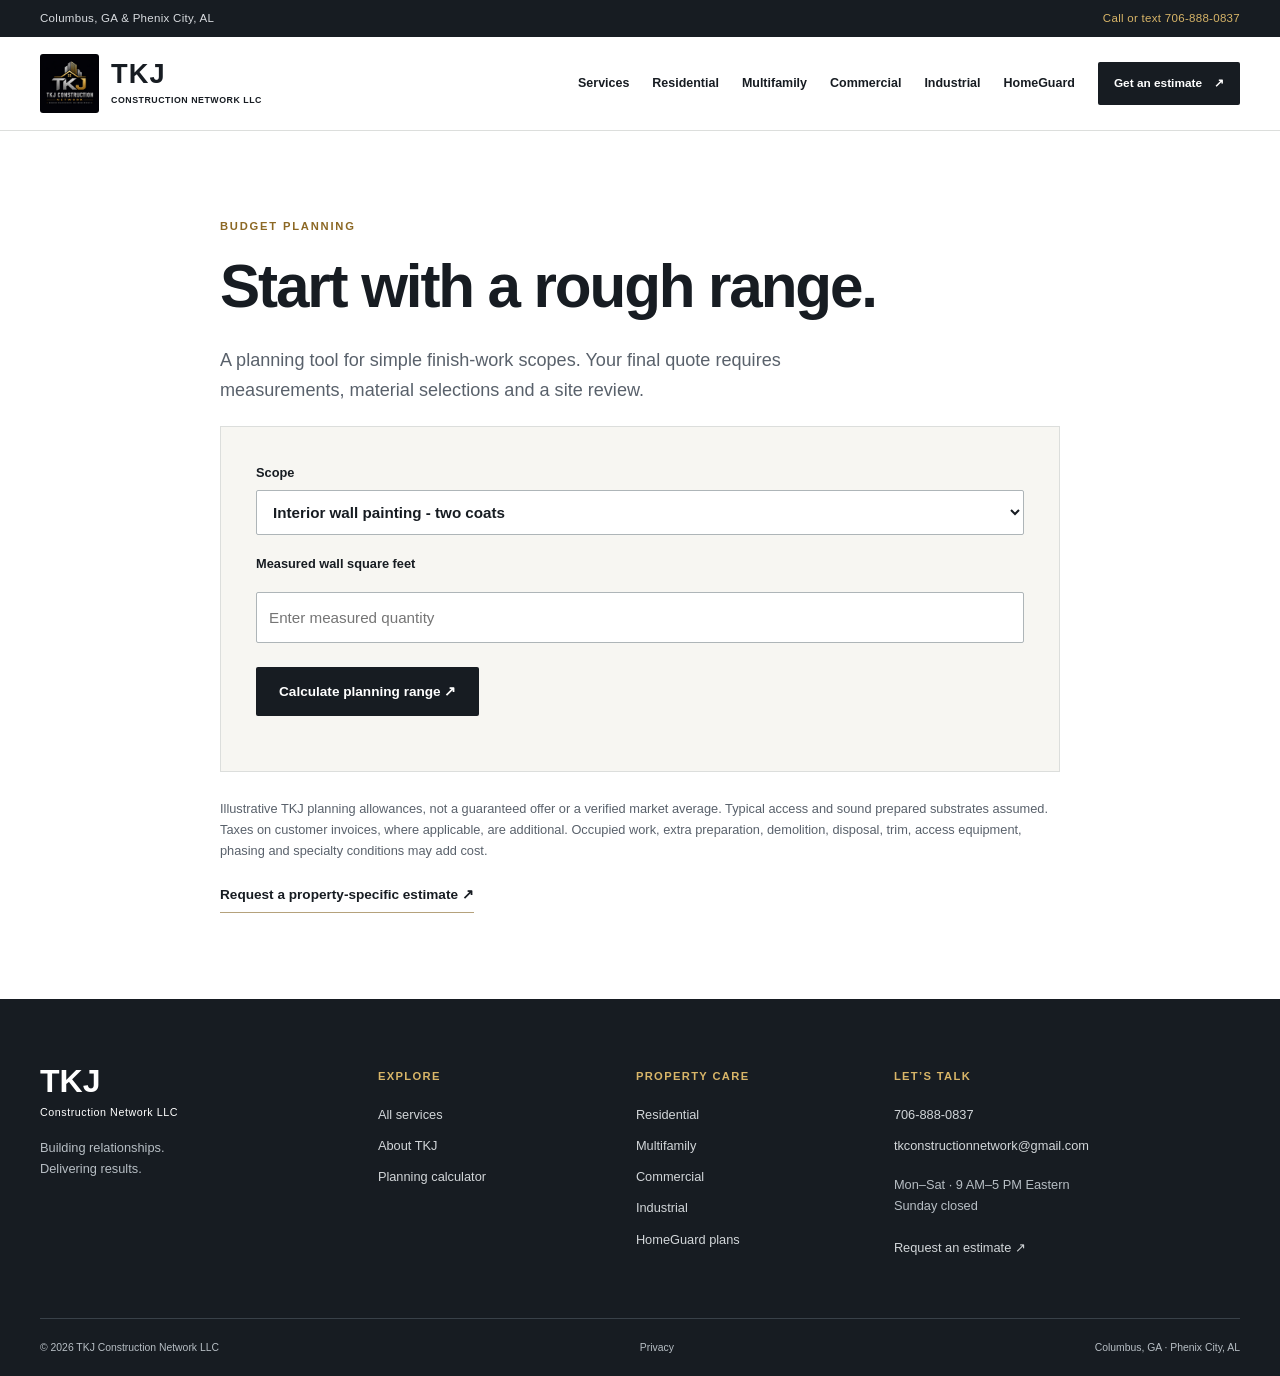
<file: estimate-calculator.html>
<!doctype html>
<html lang="en"><head><meta charset="utf-8"><meta name="viewport" content="width=device-width, initial-scale=1"><title>Project Budget Planning Calculator | TKJ Construction Network</title><meta name="description" content="Explore rough planning ranges for wall painting, LVP, drywall and repairs. Request a property-specific written estimate from TKJ."><link rel="canonical" href="https://www.tkjconstructionnetwork.com/estimate-calculator"><meta name="theme-color" content="#171c22"><meta name="msvalidate.01" content="0230E984B5439D878F1755738416975E" /><meta property="og:type" content="website"><meta property="og:title" content="Project Budget Planning Calculator | TKJ Construction Network"><meta property="og:description" content="Explore rough planning ranges for wall painting, LVP, drywall and repairs. Request a property-specific written estimate from TKJ."><meta property="og:url" content="https://www.tkjconstructionnetwork.com/estimate-calculator"><meta property="og:image" content="https://www.tkjconstructionnetwork.com/assets/interior.webp"><meta name="twitter:card" content="summary_large_image"><link rel="icon" href="/assets/favicon.png"><link rel="manifest" href="/manifest.json"><link rel="stylesheet" href="/styles.css?v=20261105"><script type="application/ld+json">{"@context": "https://schema.org", "@type": "HomeAndConstructionBusiness", "@id": "https://www.tkjconstructionnetwork.com/#business", "name": "TKJ Construction Network LLC", "url": "https://www.tkjconstructionnetwork.com", "telephone": "+1-706-888-0837", "email": "tkconstructionnetwork@gmail.com", "logo": "https://www.tkjconstructionnetwork.com/assets/logo.png", "areaServed": ["Columbus, GA", "Phenix City, AL", "Midland, GA", "Harris County, GA", "Smiths Station, AL"], "openingHoursSpecification": [{"@type": "OpeningHoursSpecification", "dayOfWeek": ["Monday", "Tuesday", "Wednesday", "Thursday", "Friday", "Saturday"], "opens": "09:00", "closes": "17:00"}], "sameAs": ["https://www.yelp.com/biz/tkj-construction-network-columbus-2"]}</script><script src="/script.js?v=20261105" defer></script></head><body><a class="skip-link" href="#main">Skip to content</a><div class="topbar"><div class="container"><span>Columbus, GA &amp; Phenix City, AL</span><a href="tel:+17068880837">Call or text 706-888-0837</a></div></div><header class="site-header"><div class="container header-inner"><a class="brand" href="/" aria-label="TKJ Construction Network home"><img src="/assets/logo.png" width="64" height="64" alt=""><span><strong>TKJ</strong><small>CONSTRUCTION NETWORK LLC</small></span></a><button class="menu-toggle" aria-expanded="false" aria-controls="main-nav">Menu <span aria-hidden="true">☰</span></button><nav id="main-nav" aria-label="Main navigation"><a href="/services" >Services</a><a href="/residential" >Residential</a><a href="/multifamily" >Multifamily</a><a href="/commercial" >Commercial</a><a href="/industrial" >Industrial</a><a href="/homeguard" >HomeGuard</a><a class="button nav-cta" href="/contact">Get an estimate<span aria-hidden="true">↗</span></a></nav></div></header><main id="main"><section class="section"><div class="container narrow"><p class="eyebrow">Budget planning</p><h1>Start with a rough range.</h1><p class="lede">A planning tool for simple finish-work scopes. Your final quote requires measurements, material selections and a site review.</p><form id="budget-form" class="note-box"><label>Scope<select name="scope" id="budget-scope"><option value="walls">Interior wall painting - two coats</option><option value="lvp">Click LVP supply and installation</option><option value="drywall">New drywall hang and Level 4 finish</option><option value="repair">General craft repair labor</option></select></label><label id="quantity-label" for="budget-quantity">Measured wall square feet</label><input name="quantity" id="budget-quantity" type="number" min="1" max="100000" step="1" required placeholder="Enter measured quantity"><button class="button primary" type="submit">Calculate planning range ↗</button><div id="budget-result" aria-live="polite"></div></form><p class="fineprint">Illustrative TKJ planning allowances, not a guaranteed offer or a verified market average. Typical access and sound prepared substrates assumed. Taxes on customer invoices, where applicable, are additional. Occupied work, extra preparation, demolition, disposal, trim, access equipment, phasing and specialty conditions may add cost.</p><a class="text-link" href="/contact">Request a property-specific estimate ↗</a></div></section></main><footer class="site-footer"><div class="container"><div class="footer-top"><div><a class="footer-brand" href="/">TKJ<span>Construction Network LLC</span></a><p>Building relationships.<br>Delivering results.</p></div><div><h2>Explore</h2><a href="/services">All services</a><a href="/about">About TKJ</a><a href="/estimate-calculator">Planning calculator</a></div><div><h2>Property care</h2><a href="/residential">Residential</a><a href="/multifamily">Multifamily</a><a href="/commercial">Commercial</a><a href="/industrial">Industrial</a><a href="/homeguard">HomeGuard plans</a></div><div><h2>Let’s talk</h2><a href="tel:+17068880837">706-888-0837</a><a href="mailto:tkconstructionnetwork@gmail.com">tkconstructionnetwork@gmail.com</a><p>Mon–Sat · 9 AM–5 PM Eastern<br>Sunday closed</p><a href="/contact">Request an estimate ↗</a></div></div><div class="footer-bottom"><span>© 2026 TKJ Construction Network LLC</span><a href="/privacy">Privacy</a><span>Columbus, GA · Phenix City, AL</span></div></div></footer><div class="mobile-actions"><a href="tel:+17068880837">Call TKJ</a><a href="/contact">Get an estimate ↗</a></div></body></html>
</file>
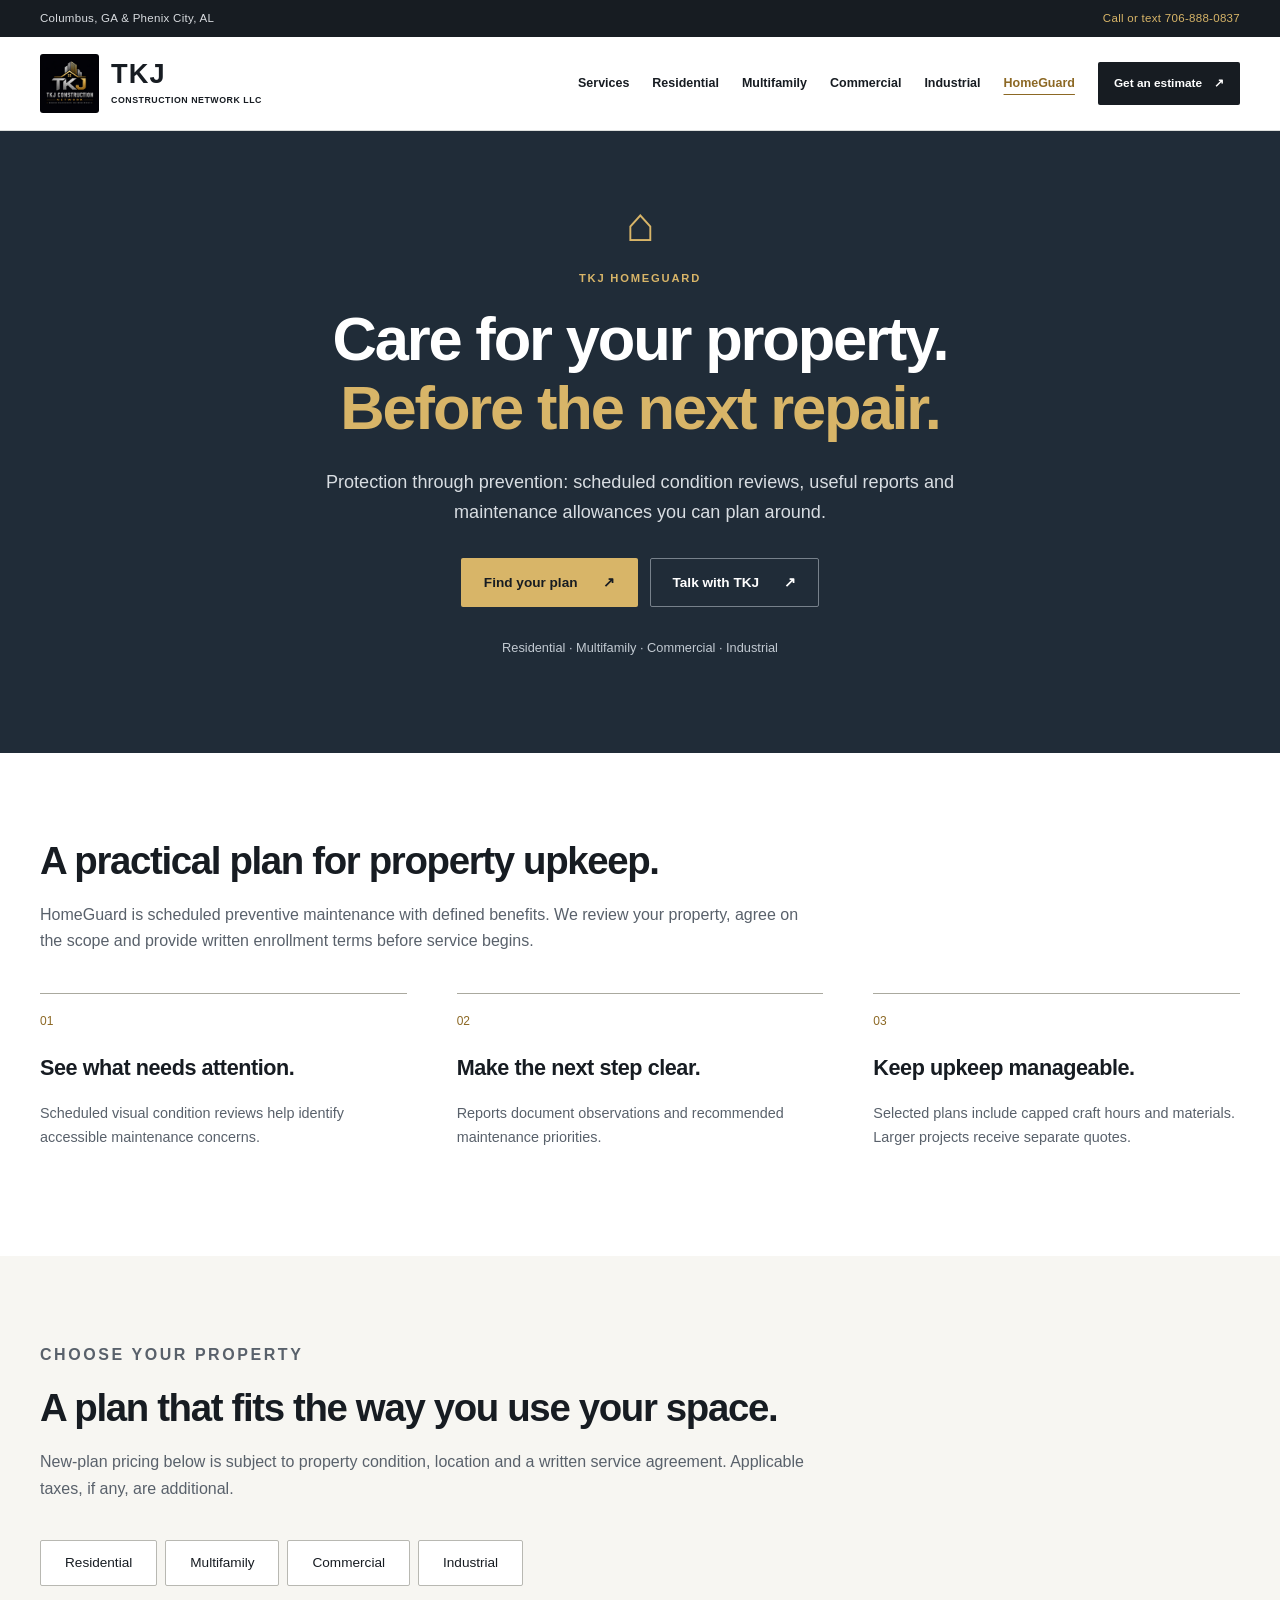
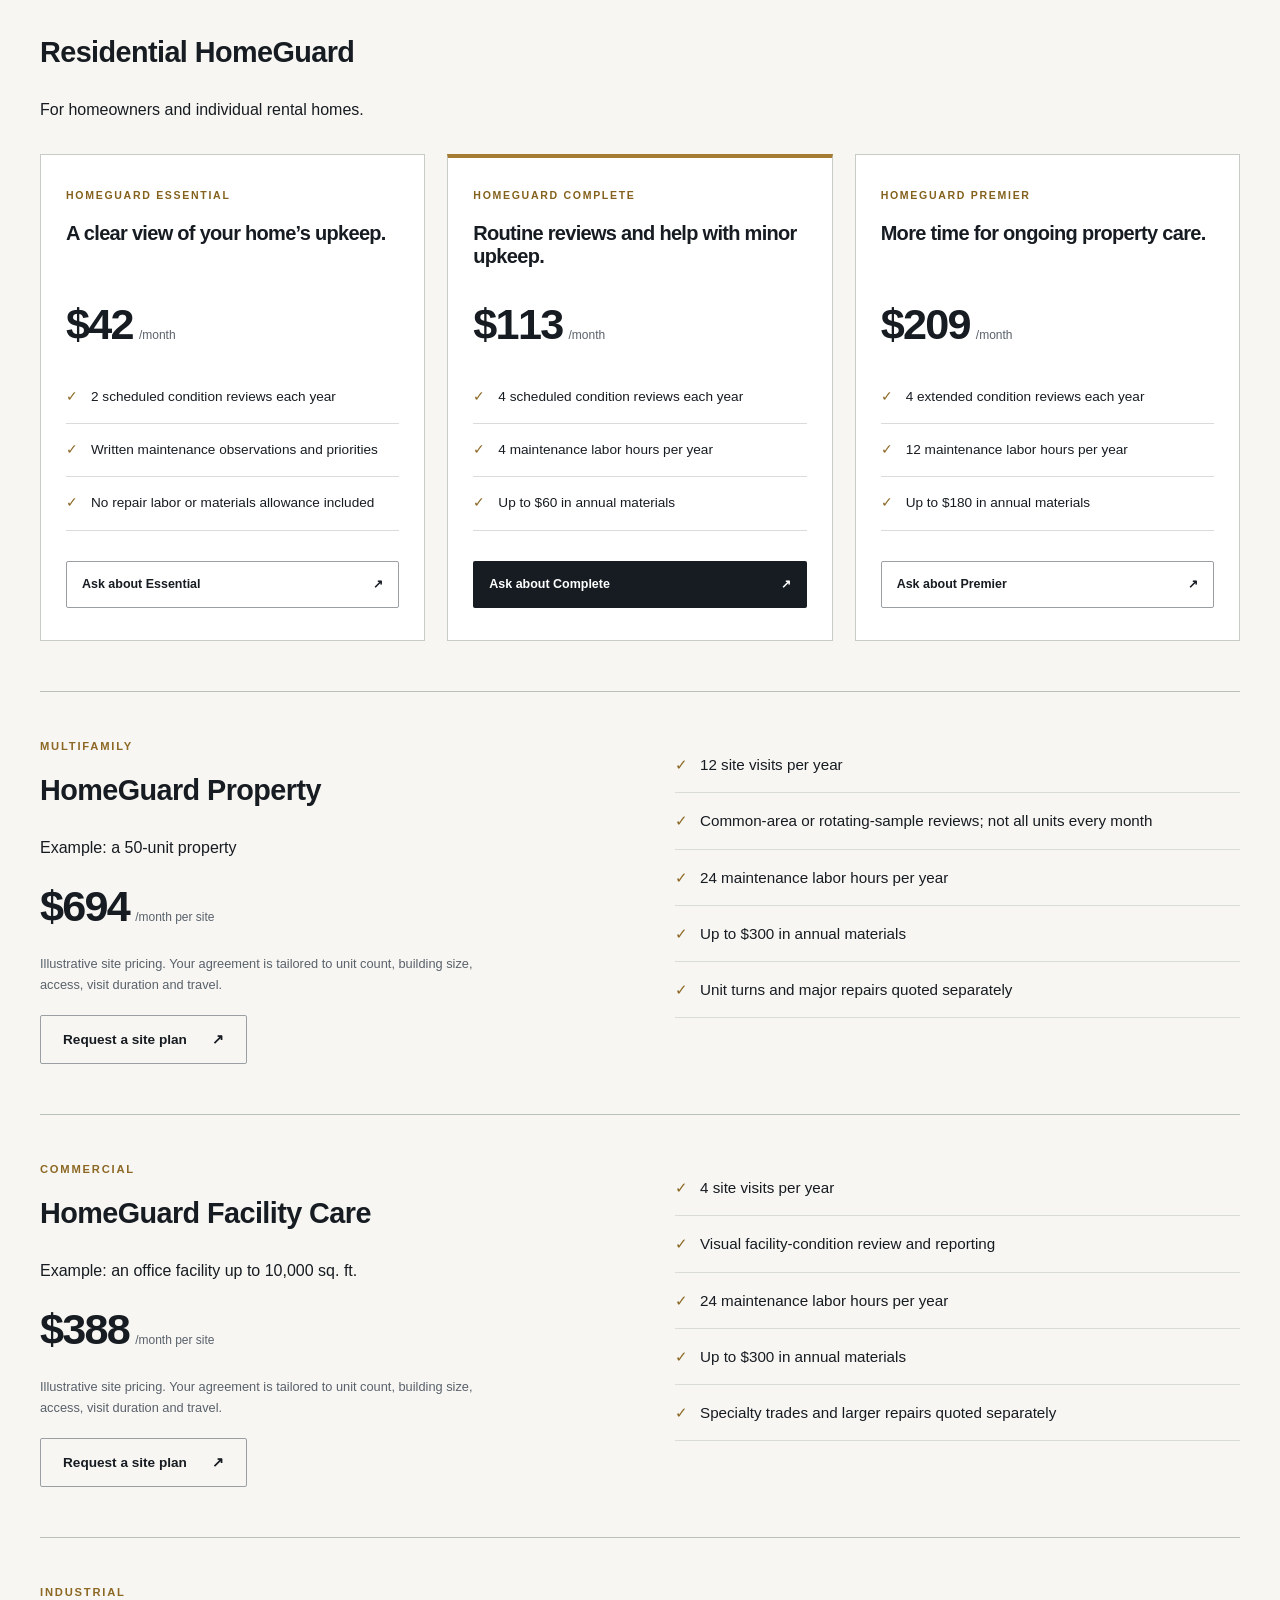
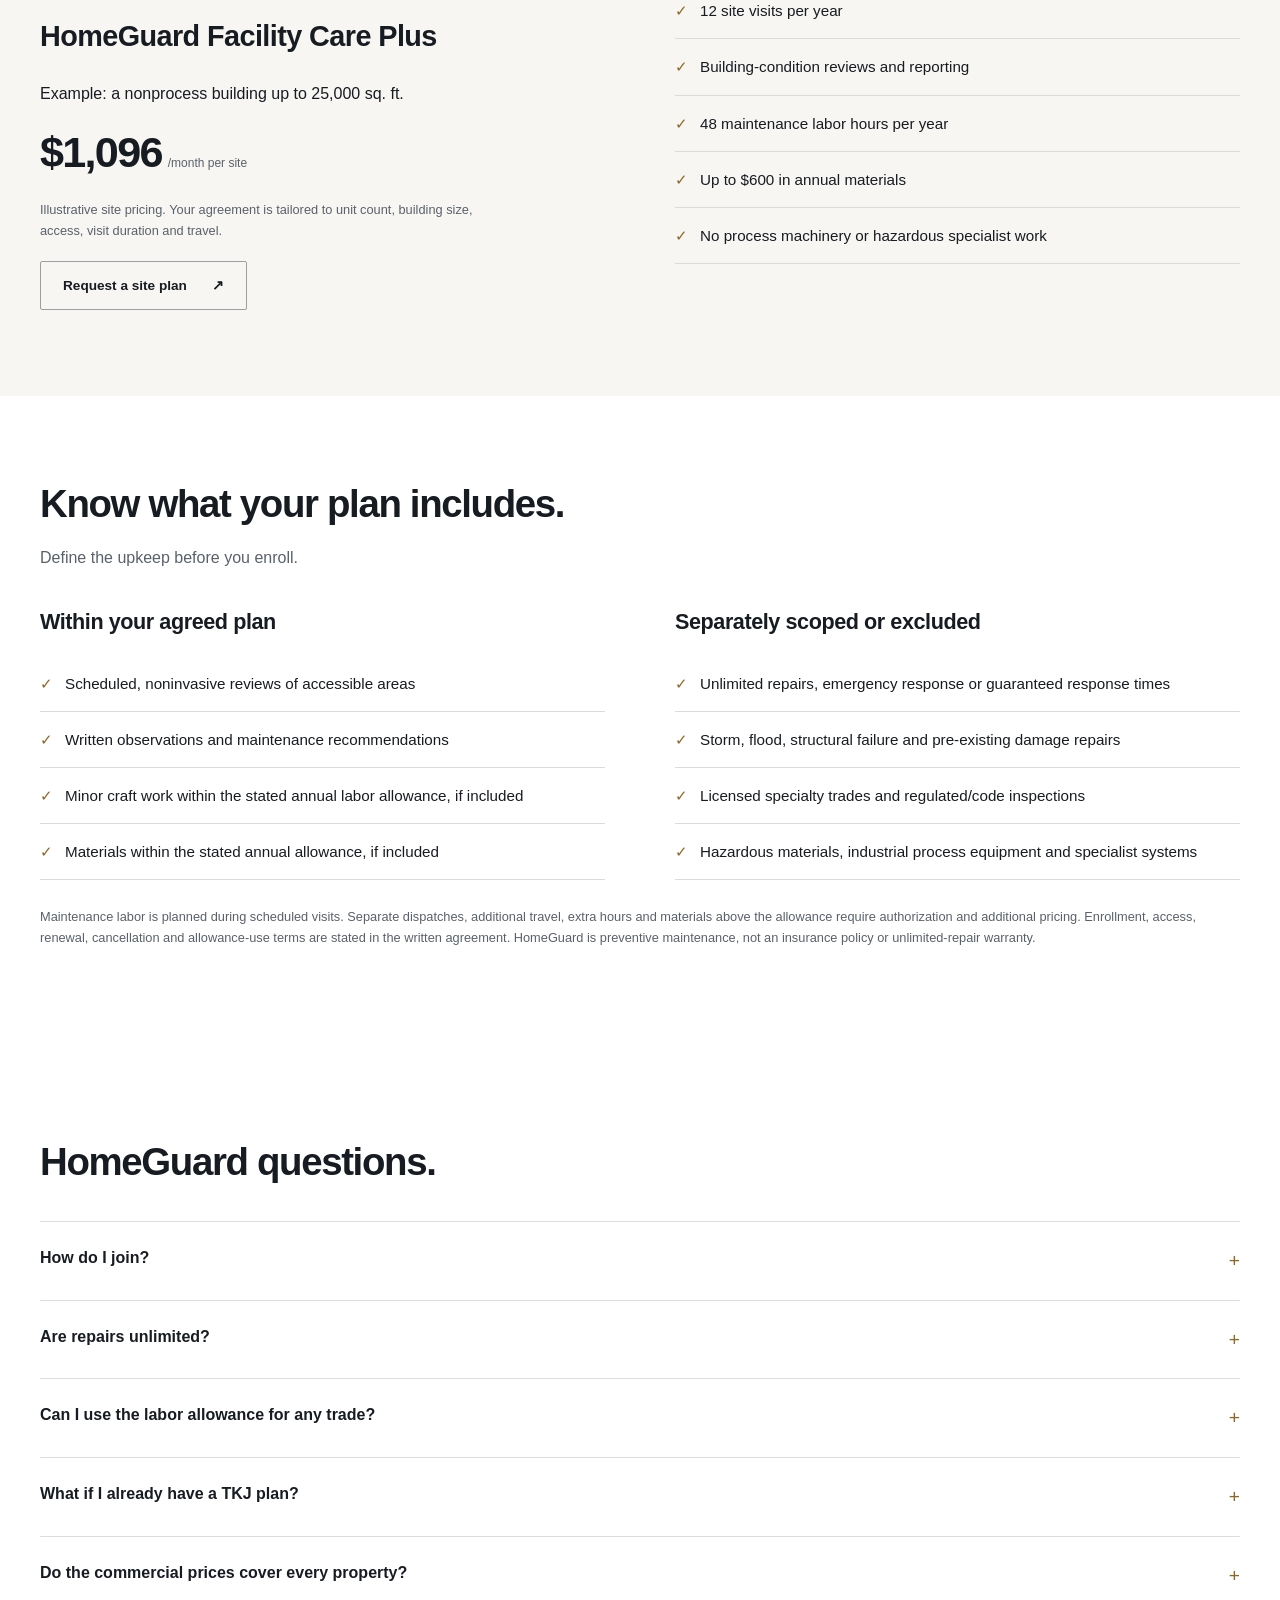
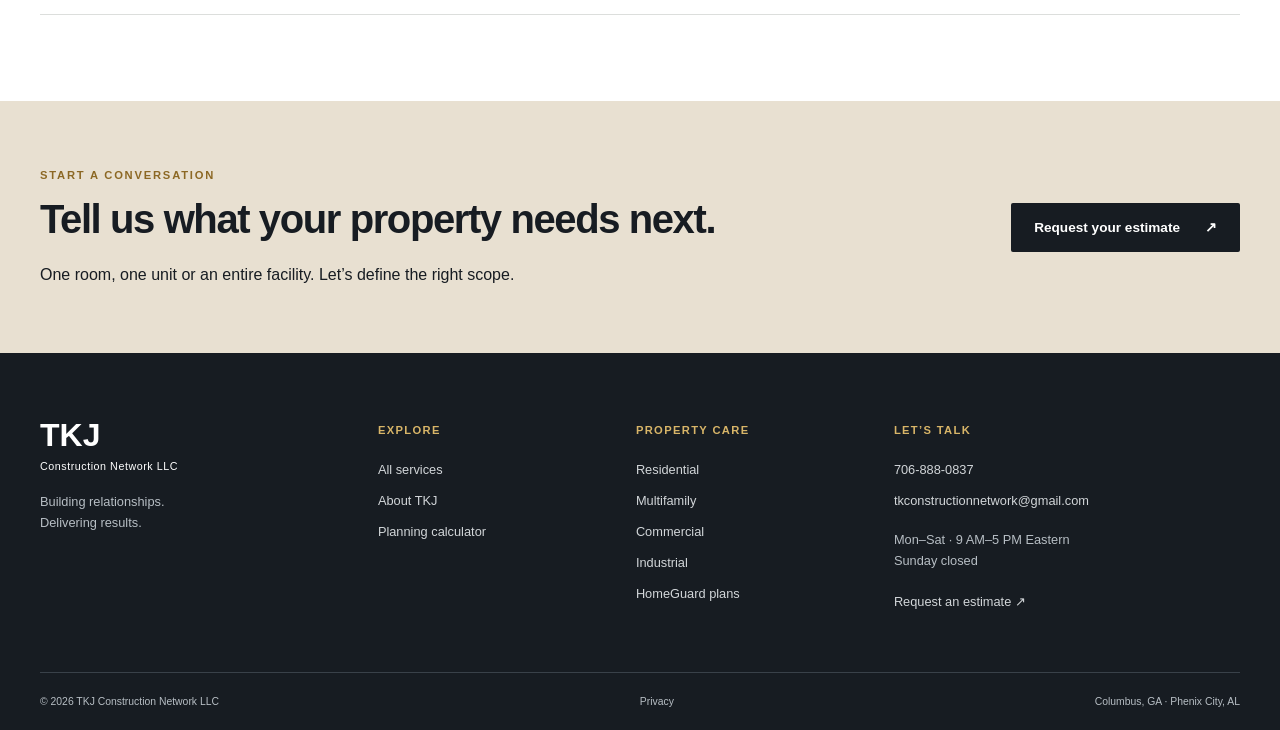
<file: homeguard.html>
<!doctype html>
<html lang="en"><head><meta charset="utf-8"><meta name="viewport" content="width=device-width, initial-scale=1"><title>TKJ HomeGuard | Preventive Maintenance Plans | Columbus GA</title><meta name="description" content="Explore HomeGuard residential, multifamily, commercial and industrial preventive maintenance plans. Scheduled reviews, reporting and defined maintenance allowances."><link rel="canonical" href="https://www.tkjconstructionnetwork.com/homeguard"><meta name="theme-color" content="#171c22"><meta name="msvalidate.01" content="0230E984B5439D878F1755738416975E" /><meta property="og:type" content="website"><meta property="og:title" content="TKJ HomeGuard | Preventive Maintenance Plans | Columbus GA"><meta property="og:description" content="Explore HomeGuard residential, multifamily, commercial and industrial preventive maintenance plans. Scheduled reviews, reporting and defined maintenance allowances."><meta property="og:url" content="https://www.tkjconstructionnetwork.com/homeguard"><meta property="og:image" content="https://www.tkjconstructionnetwork.com/assets/interior.webp"><meta name="twitter:card" content="summary_large_image"><link rel="icon" href="/assets/favicon.png"><link rel="manifest" href="/manifest.json"><link rel="stylesheet" href="/styles.css?v=20261105"><script type="application/ld+json">{"@context": "https://schema.org", "@type": "HomeAndConstructionBusiness", "@id": "https://www.tkjconstructionnetwork.com/#business", "name": "TKJ Construction Network LLC", "url": "https://www.tkjconstructionnetwork.com", "telephone": "+1-706-888-0837", "email": "tkconstructionnetwork@gmail.com", "logo": "https://www.tkjconstructionnetwork.com/assets/logo.png", "areaServed": ["Columbus, GA", "Phenix City, AL", "Midland, GA", "Harris County, GA", "Smiths Station, AL"], "openingHoursSpecification": [{"@type": "OpeningHoursSpecification", "dayOfWeek": ["Monday", "Tuesday", "Wednesday", "Thursday", "Friday", "Saturday"], "opens": "09:00", "closes": "17:00"}], "sameAs": ["https://www.yelp.com/biz/tkj-construction-network-columbus-2"]}</script><script src="/script.js?v=20261105" defer></script></head><body><a class="skip-link" href="#main">Skip to content</a><div class="topbar"><div class="container"><span>Columbus, GA &amp; Phenix City, AL</span><a href="tel:+17068880837">Call or text 706-888-0837</a></div></div><header class="site-header"><div class="container header-inner"><a class="brand" href="/" aria-label="TKJ Construction Network home"><img src="/assets/logo.png" width="64" height="64" alt=""><span><strong>TKJ</strong><small>CONSTRUCTION NETWORK LLC</small></span></a><button class="menu-toggle" aria-expanded="false" aria-controls="main-nav">Menu <span aria-hidden="true">☰</span></button><nav id="main-nav" aria-label="Main navigation"><a href="/services" >Services</a><a href="/residential" >Residential</a><a href="/multifamily" >Multifamily</a><a href="/commercial" >Commercial</a><a href="/industrial" >Industrial</a><a href="/homeguard" aria-current=page>HomeGuard</a><a class="button nav-cta" href="/contact">Get an estimate<span aria-hidden="true">↗</span></a></nav></div></header><main id="main"><section class="guard-hero"><div class="container"><div class="guard-symbol" aria-hidden="true">⌂</div><p class="eyebrow">TKJ HomeGuard</p><h1>Care for your property.<br><em>Before the next repair.</em></h1><p class="lede">Protection through prevention: scheduled condition reviews, useful reports and maintenance allowances you can plan around.</p><div class="actions"><a class="button light" href="#plans">Find your plan<span aria-hidden="true">↗</span></a><a class="button outline-white" href="tel:+17068880837">Talk with TKJ<span aria-hidden="true">↗</span></a></div><p class="small">Residential · Multifamily · Commercial · Industrial</p></div></section><section class="section "><div class="container"><div class="section-intro"><h2>A practical plan for property upkeep.</h2><p>HomeGuard is scheduled preventive maintenance with defined benefits. We review your property, agree on the scope and provide written enrollment terms before service begins.</p></div><div class="three-column"><article><span class="step">01</span><h3>See what needs attention.</h3><p>Scheduled visual condition reviews help identify accessible maintenance concerns.</p></article><article><span class="step">02</span><h3>Make the next step clear.</h3><p>Reports document observations and recommended maintenance priorities.</p></article><article><span class="step">03</span><h3>Keep upkeep manageable.</h3><p>Selected plans include capped craft hours and materials. Larger projects receive separate quotes.</p></article></div></div></section><section class="section cream" id="plans"><div class="container"><div class="section-intro"><p class="eyebrow">Choose your property</p><h2>A plan that fits the way you use your space.</h2><p>New-plan pricing below is subject to property condition, location and a written service agreement. Applicable taxes, if any, are additional.</p></div><nav class="plan-nav" aria-label="HomeGuard property types"><a href="#residential">Residential</a><a href="#multifamily">Multifamily</a><a href="#commercial">Commercial</a><a href="#industrial">Industrial</a></nav><div id="residential" class="plan-section"><div class="plan-heading"><h3>Residential HomeGuard</h3><p>For homeowners and individual rental homes.</p></div><div class="plan-grid"><article class="plan-card "><p class="eyebrow">HomeGuard Essential</p><h4>A clear view of your home’s upkeep.</h4><p class="price">$42<span>/month</span></p><ul class="check-list"><li>2 scheduled condition reviews each year</li><li>Written maintenance observations and priorities</li><li>No repair labor or materials allowance included</li></ul><a class="button outline" href="/contact?market=residential&plan=Essential">Ask about Essential<span aria-hidden="true">↗</span></a></article><article class="plan-card featured"><p class="eyebrow">HomeGuard Complete</p><h4>Routine reviews and help with minor upkeep.</h4><p class="price">$113<span>/month</span></p><ul class="check-list"><li>4 scheduled condition reviews each year</li><li>4 maintenance labor hours per year</li><li>Up to $60 in annual materials</li></ul><a class="button primary" href="/contact?market=residential&plan=Complete">Ask about Complete<span aria-hidden="true">↗</span></a></article><article class="plan-card "><p class="eyebrow">HomeGuard Premier</p><h4>More time for ongoing property care.</h4><p class="price">$209<span>/month</span></p><ul class="check-list"><li>4 extended condition reviews each year</li><li>12 maintenance labor hours per year</li><li>Up to $180 in annual materials</li></ul><a class="button outline" href="/contact?market=residential&plan=Premier">Ask about Premier<span aria-hidden="true">↗</span></a></article></div></div><div class="plan-section property-plan" id="multifamily"><div><p class="eyebrow">multifamily</p><h3>HomeGuard Property</h3><p>Example: a 50-unit property</p><p class="price">$694<span>/month per site</span></p><p class="small">Illustrative site pricing. Your agreement is tailored to unit count, building size, access, visit duration and travel.</p><a class="button outline" href="/contact?market=multifamily&plan=HomeGuard Property">Request a site plan<span aria-hidden="true">↗</span></a></div><div><ul class="check-list"><li>12 site visits per year</li><li>Common-area or rotating-sample reviews; not all units every month</li><li>24 maintenance labor hours per year</li><li>Up to $300 in annual materials</li><li>Unit turns and major repairs quoted separately</li></ul></div></div><div class="plan-section property-plan" id="commercial"><div><p class="eyebrow">commercial</p><h3>HomeGuard Facility Care</h3><p>Example: an office facility up to 10,000 sq. ft.</p><p class="price">$388<span>/month per site</span></p><p class="small">Illustrative site pricing. Your agreement is tailored to unit count, building size, access, visit duration and travel.</p><a class="button outline" href="/contact?market=commercial&plan=HomeGuard Facility Care">Request a site plan<span aria-hidden="true">↗</span></a></div><div><ul class="check-list"><li>4 site visits per year</li><li>Visual facility-condition review and reporting</li><li>24 maintenance labor hours per year</li><li>Up to $300 in annual materials</li><li>Specialty trades and larger repairs quoted separately</li></ul></div></div><div class="plan-section property-plan" id="industrial"><div><p class="eyebrow">industrial</p><h3>HomeGuard Facility Care Plus</h3><p>Example: a nonprocess building up to 25,000 sq. ft.</p><p class="price">$1,096<span>/month per site</span></p><p class="small">Illustrative site pricing. Your agreement is tailored to unit count, building size, access, visit duration and travel.</p><a class="button outline" href="/contact?market=industrial&plan=HomeGuard Facility Care Plus">Request a site plan<span aria-hidden="true">↗</span></a></div><div><ul class="check-list"><li>12 site visits per year</li><li>Building-condition reviews and reporting</li><li>48 maintenance labor hours per year</li><li>Up to $600 in annual materials</li><li>No process machinery or hazardous specialist work</li></ul></div></div></div></section><section class="section "><div class="container"><div class="section-intro"><h2>Know what your plan includes.</h2><p>Define the upkeep before you enroll.</p></div><div class="two-column"><div><h3>Within your agreed plan</h3><ul class="check-list"><li>Scheduled, noninvasive reviews of accessible areas</li><li>Written observations and maintenance recommendations</li><li>Minor craft work within the stated annual labor allowance, if included</li><li>Materials within the stated annual allowance, if included</li></ul></div><div><h3>Separately scoped or excluded</h3><ul class="check-list"><li>Unlimited repairs, emergency response or guaranteed response times</li><li>Storm, flood, structural failure and pre-existing damage repairs</li><li>Licensed specialty trades and regulated/code inspections</li><li>Hazardous materials, industrial process equipment and specialist systems</li></ul></div></div><p class="fineprint">Maintenance labor is planned during scheduled visits. Separate dispatches, additional travel, extra hours and materials above the allowance require authorization and additional pricing. Enrollment, access, renewal, cancellation and allowance-use terms are stated in the written agreement. HomeGuard is preventive maintenance, not an insurance policy or unlimited-repair warranty.</p></div></section><section class="section "><div class="container"><div class="section-intro"><h2>HomeGuard questions.</h2></div><div class="faq"><details><summary>How do I join?<span aria-hidden="true">+</span></summary><p>Request a plan review or call TKJ. We confirm the property, scope, available schedule and written agreement before enrollment. Sending an inquiry does not start billing or book a visit.</p></details><details><summary>Are repairs unlimited?<span aria-hidden="true">+</span></summary><p>No. Each plan has specific included visits and, where offered, annual labor and material allowances. Additional repairs are quoted separately.</p></details><details><summary>Can I use the labor allowance for any trade?<span aria-hidden="true">+</span></summary><p>Allowances apply to eligible minor craft maintenance defined in your agreement. Electrical, plumbing, HVAC, structural, hazardous and specialist work are separately reviewed.</p></details><details><summary>What if I already have a TKJ plan?<span aria-hidden="true">+</span></summary><p>Your existing agreement controls your current price and benefits. These new-plan examples do not automatically change an existing membership. Contact us to review options.</p></details><details><summary>Do the commercial prices cover every property?<span aria-hidden="true">+</span></summary><p>No. The published amounts illustrate defined example properties. A site review confirms the price and scope for your actual building or portfolio.</p></details></div></div></section><section class="cta-band" id="contact"><div class="container"><div><p class="eyebrow">Start a conversation</p><h2>Tell us what your property needs next.</h2><p>One room, one unit or an entire facility. Let’s define the right scope.</p></div><a class="button light" href="/contact">Request your estimate<span aria-hidden="true">↗</span></a></div></section></main><footer class="site-footer"><div class="container"><div class="footer-top"><div><a class="footer-brand" href="/">TKJ<span>Construction Network LLC</span></a><p>Building relationships.<br>Delivering results.</p></div><div><h2>Explore</h2><a href="/services">All services</a><a href="/about">About TKJ</a><a href="/estimate-calculator">Planning calculator</a></div><div><h2>Property care</h2><a href="/residential">Residential</a><a href="/multifamily">Multifamily</a><a href="/commercial">Commercial</a><a href="/industrial">Industrial</a><a href="/homeguard">HomeGuard plans</a></div><div><h2>Let’s talk</h2><a href="tel:+17068880837">706-888-0837</a><a href="mailto:tkconstructionnetwork@gmail.com">tkconstructionnetwork@gmail.com</a><p>Mon–Sat · 9 AM–5 PM Eastern<br>Sunday closed</p><a href="/contact">Request an estimate ↗</a></div></div><div class="footer-bottom"><span>© 2026 TKJ Construction Network LLC</span><a href="/privacy">Privacy</a><span>Columbus, GA · Phenix City, AL</span></div></div></footer><div class="mobile-actions"><a href="tel:+17068880837">Call TKJ</a><a href="/contact">Get an estimate ↗</a></div></body></html>
</file>
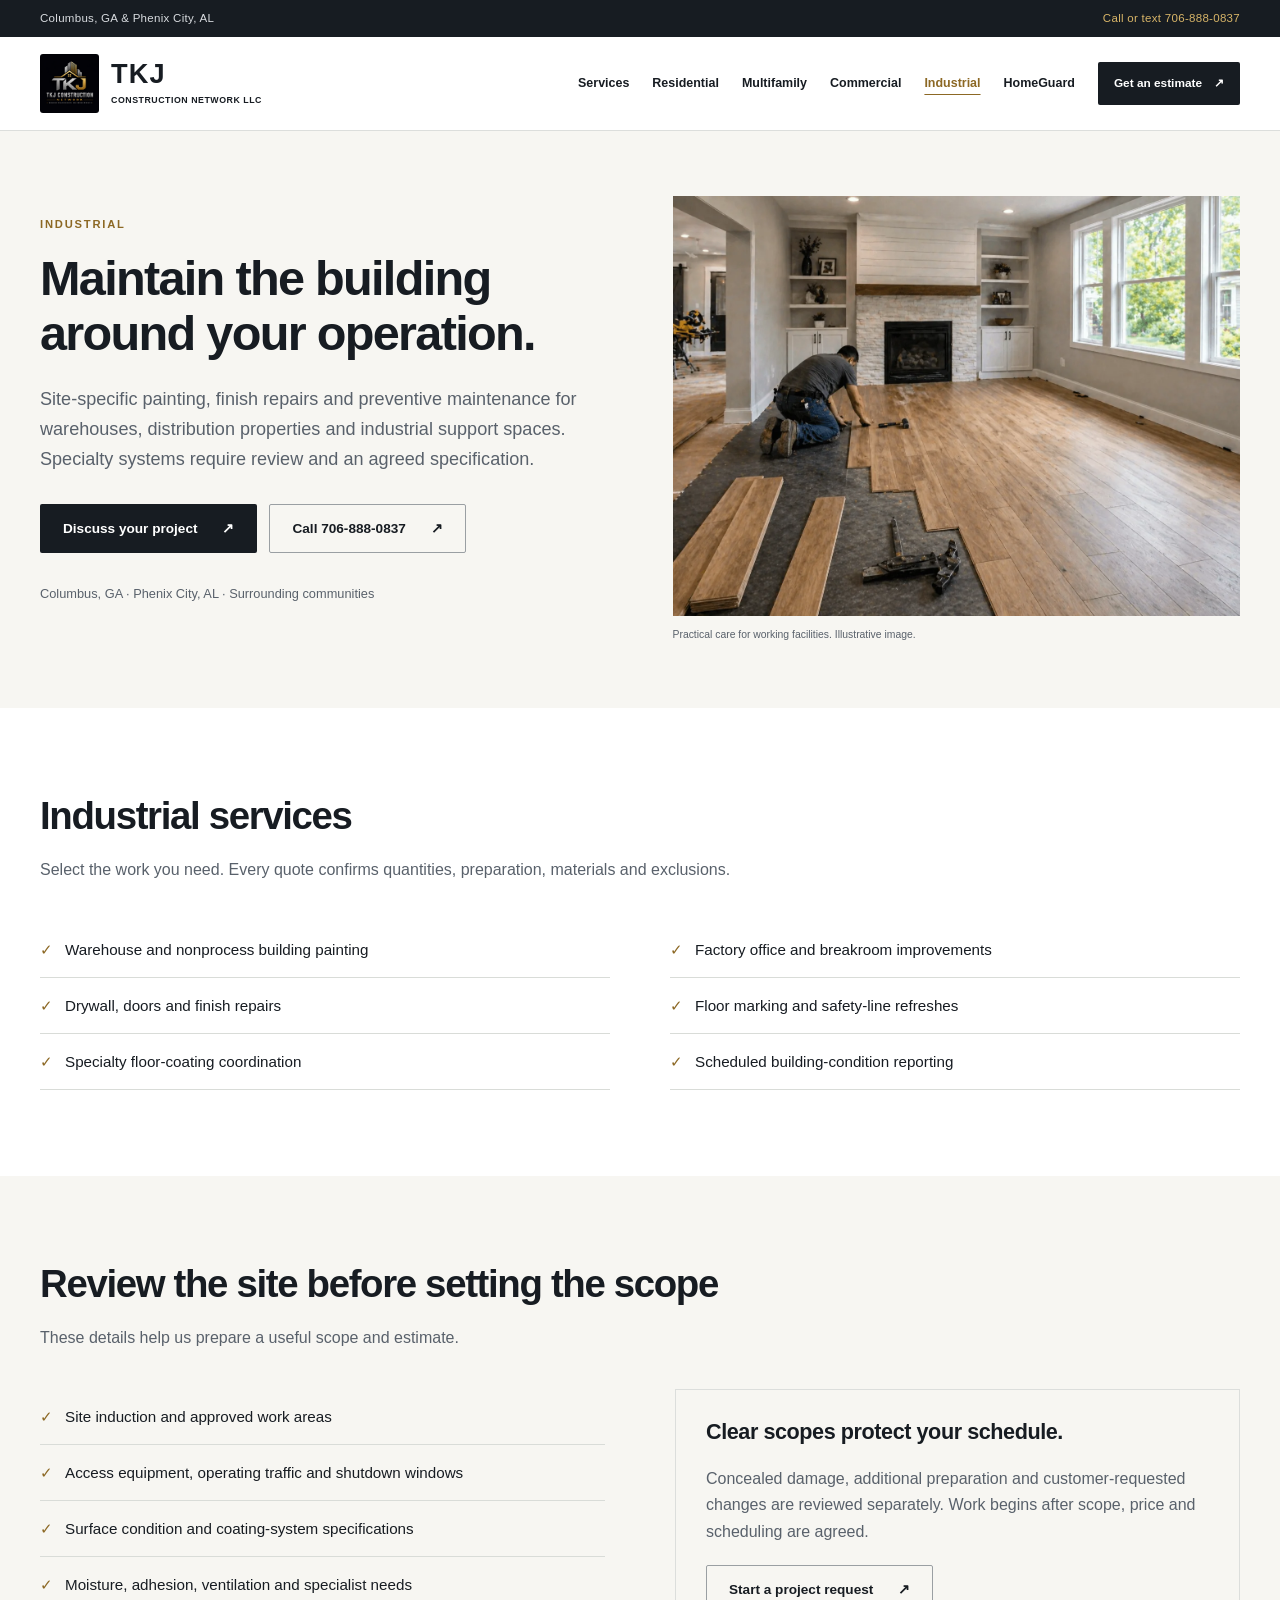
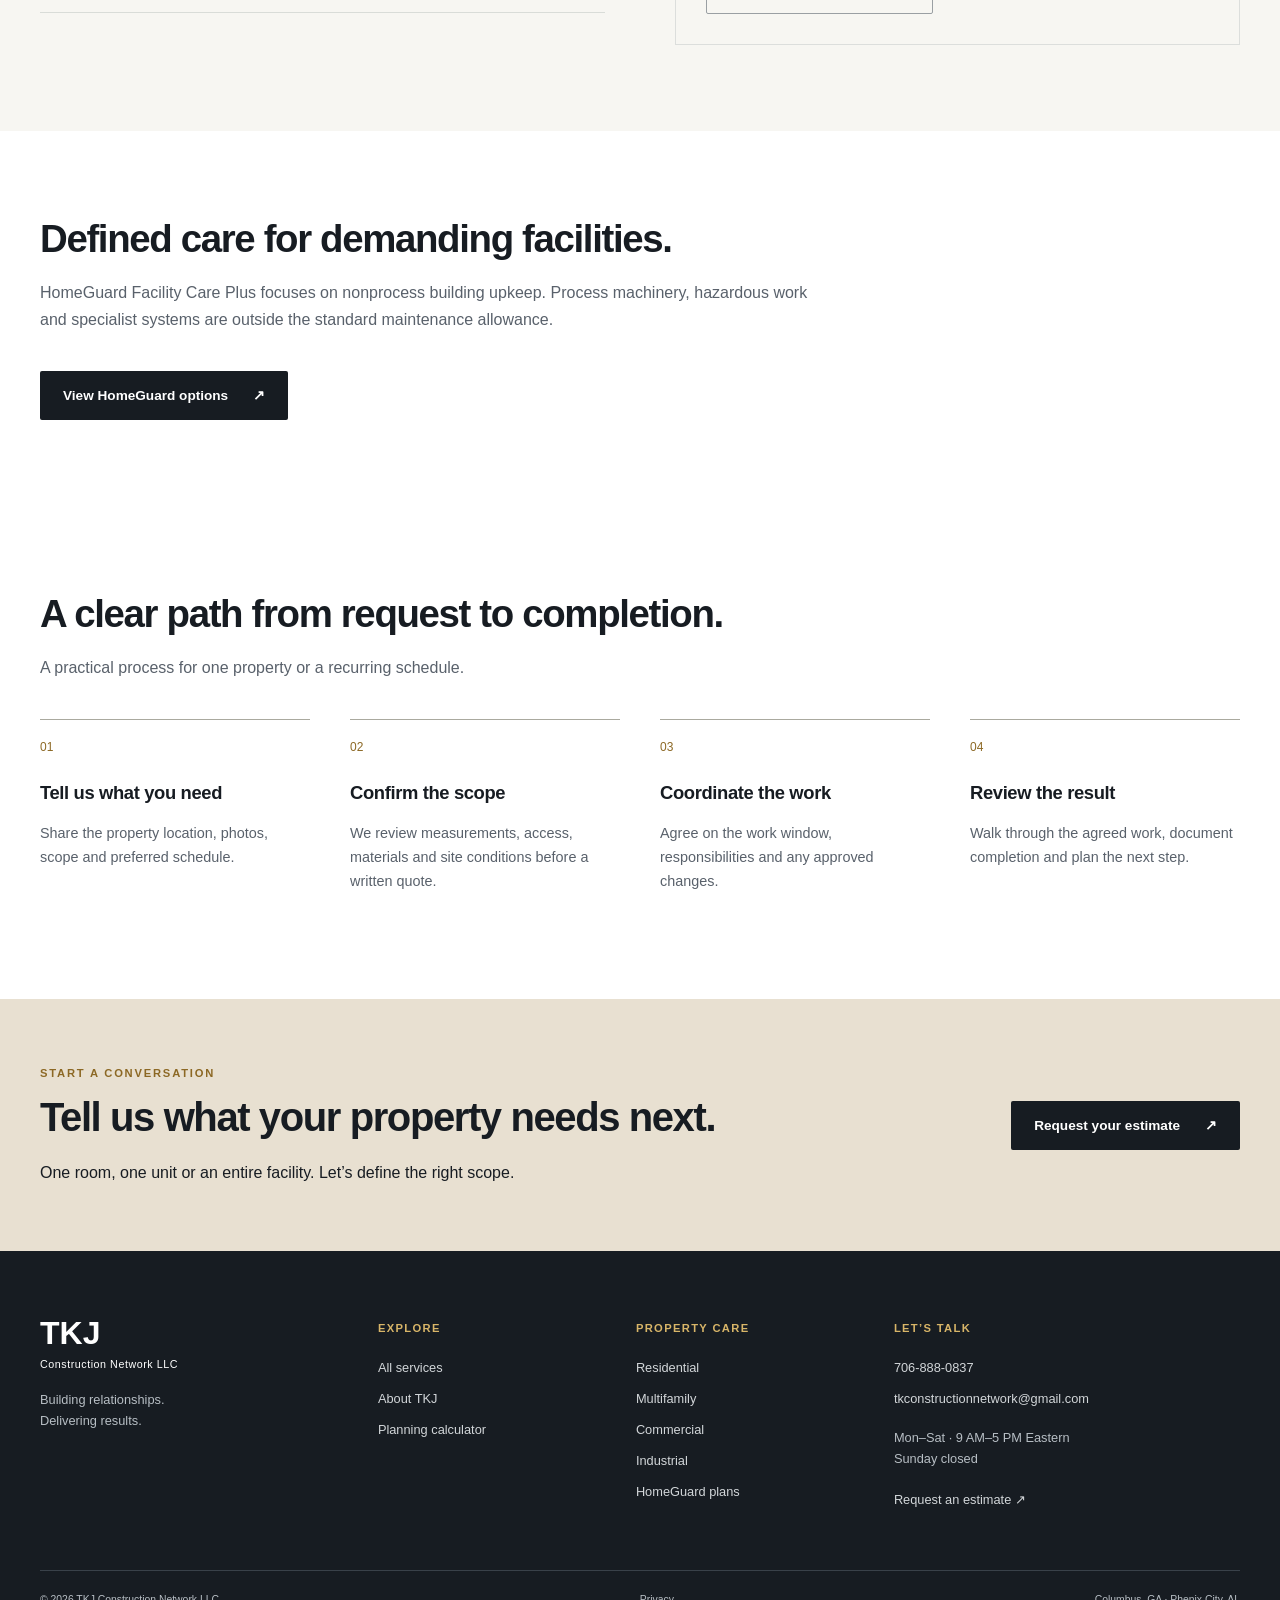
<file: industrial.html>
<!doctype html>
<html lang="en"><head><meta charset="utf-8"><meta name="viewport" content="width=device-width, initial-scale=1"><title>Industrial Painting, Repairs &amp; Maintenance | TKJ Columbus GA</title><meta name="description" content="Industrial painting, drywall, flooring, repairs and preventive maintenance in Columbus GA and Phenix City AL. Discuss your property with TKJ."><link rel="canonical" href="https://www.tkjconstructionnetwork.com/industrial"><meta name="theme-color" content="#171c22"><meta name="msvalidate.01" content="0230E984B5439D878F1755738416975E" /><meta property="og:type" content="website"><meta property="og:title" content="Industrial Painting, Repairs &amp; Maintenance | TKJ Columbus GA"><meta property="og:description" content="Industrial painting, drywall, flooring, repairs and preventive maintenance in Columbus GA and Phenix City AL. Discuss your property with TKJ."><meta property="og:url" content="https://www.tkjconstructionnetwork.com/industrial"><meta property="og:image" content="https://www.tkjconstructionnetwork.com/assets/interior.webp"><meta name="twitter:card" content="summary_large_image"><link rel="icon" href="/assets/favicon.png"><link rel="manifest" href="/manifest.json"><link rel="stylesheet" href="/styles.css?v=20261105"><script type="application/ld+json">{"@context": "https://schema.org", "@type": "HomeAndConstructionBusiness", "@id": "https://www.tkjconstructionnetwork.com/#business", "name": "TKJ Construction Network LLC", "url": "https://www.tkjconstructionnetwork.com", "telephone": "+1-706-888-0837", "email": "tkconstructionnetwork@gmail.com", "logo": "https://www.tkjconstructionnetwork.com/assets/logo.png", "areaServed": ["Columbus, GA", "Phenix City, AL", "Midland, GA", "Harris County, GA", "Smiths Station, AL"], "openingHoursSpecification": [{"@type": "OpeningHoursSpecification", "dayOfWeek": ["Monday", "Tuesday", "Wednesday", "Thursday", "Friday", "Saturday"], "opens": "09:00", "closes": "17:00"}], "sameAs": ["https://www.yelp.com/biz/tkj-construction-network-columbus-2"]}</script><script src="/script.js?v=20261105" defer></script></head><body><a class="skip-link" href="#main">Skip to content</a><div class="topbar"><div class="container"><span>Columbus, GA &amp; Phenix City, AL</span><a href="tel:+17068880837">Call or text 706-888-0837</a></div></div><header class="site-header"><div class="container header-inner"><a class="brand" href="/" aria-label="TKJ Construction Network home"><img src="/assets/logo.png" width="64" height="64" alt=""><span><strong>TKJ</strong><small>CONSTRUCTION NETWORK LLC</small></span></a><button class="menu-toggle" aria-expanded="false" aria-controls="main-nav">Menu <span aria-hidden="true">☰</span></button><nav id="main-nav" aria-label="Main navigation"><a href="/services" >Services</a><a href="/residential" >Residential</a><a href="/multifamily" >Multifamily</a><a href="/commercial" >Commercial</a><a href="/industrial" aria-current=page>Industrial</a><a href="/homeguard" >HomeGuard</a><a class="button nav-cta" href="/contact">Get an estimate<span aria-hidden="true">↗</span></a></nav></div></header><main id="main"><section class="page-hero"><div class="container split"><div><p class="eyebrow">Industrial</p><h1>Maintain the building around your operation.</h1><p class="lede">Site-specific painting, finish repairs and preventive maintenance for warehouses, distribution properties and industrial support spaces. Specialty systems require review and an agreed specification.</p><div class="actions"><a class="button primary" href="/contact">Discuss your project<span aria-hidden="true">↗</span></a><a class="button outline" href="tel:+17068880837">Call 706-888-0837<span aria-hidden="true">↗</span></a></div><p class="small">Columbus, GA · Phenix City, AL · Surrounding communities</p></div><figure class="hero-image"><img class="" src="/assets/flooring.webp" alt="Practical care for working facilities." width="1536" height="1024" loading="eager" decoding="async"><figcaption>Practical care for working facilities. Illustrative image.</figcaption></figure></div></section><section class="section "><div class="container"><div class="section-intro"><h2>Industrial services</h2><p>Select the work you need. Every quote confirms quantities, preparation, materials and exclusions.</p></div><ul class="check-list"><li>Warehouse and nonprocess building painting</li><li>Factory office and breakroom improvements</li><li>Drywall, doors and finish repairs</li><li>Floor marking and safety-line refreshes</li><li>Specialty floor-coating coordination</li><li>Scheduled building-condition reporting</li></ul></div></section><section class="section cream"><div class="container"><div class="section-intro"><h2>Review the site before setting the scope</h2><p>These details help us prepare a useful scope and estimate.</p></div><div class="two-column"><ul class="check-list"><li>Site induction and approved work areas</li><li>Access equipment, operating traffic and shutdown windows</li><li>Surface condition and coating-system specifications</li><li>Moisture, adhesion, ventilation and specialist needs</li></ul><aside class="note-box"><h3>Clear scopes protect your schedule.</h3><p>Concealed damage, additional preparation and customer-requested changes are reviewed separately. Work begins after scope, price and scheduling are agreed.</p><a class="button outline" href="/contact?market=industrial">Start a project request<span aria-hidden="true">↗</span></a></aside></div></div></section><section class="section "><div class="container"><div class="section-intro"><h2>Defined care for demanding facilities.</h2><p>HomeGuard Facility Care Plus focuses on nonprocess building upkeep. Process machinery, hazardous work and specialist systems are outside the standard maintenance allowance.</p></div><a class="button primary" href="/homeguard#industrial">View HomeGuard options<span aria-hidden="true">↗</span></a></div></section><section class="section "><div class="container"><div class="section-intro"><h2>A clear path from request to completion.</h2><p>A practical process for one property or a recurring schedule.</p></div><ol class="process"><li><span class="step">01</span><h3>Tell us what you need</h3><p>Share the property location, photos, scope and preferred schedule.</p></li><li><span class="step">02</span><h3>Confirm the scope</h3><p>We review measurements, access, materials and site conditions before a written quote.</p></li><li><span class="step">03</span><h3>Coordinate the work</h3><p>Agree on the work window, responsibilities and any approved changes.</p></li><li><span class="step">04</span><h3>Review the result</h3><p>Walk through the agreed work, document completion and plan the next step.</p></li></ol></div></section><section class="cta-band" id="contact"><div class="container"><div><p class="eyebrow">Start a conversation</p><h2>Tell us what your property needs next.</h2><p>One room, one unit or an entire facility. Let’s define the right scope.</p></div><a class="button light" href="/contact">Request your estimate<span aria-hidden="true">↗</span></a></div></section></main><footer class="site-footer"><div class="container"><div class="footer-top"><div><a class="footer-brand" href="/">TKJ<span>Construction Network LLC</span></a><p>Building relationships.<br>Delivering results.</p></div><div><h2>Explore</h2><a href="/services">All services</a><a href="/about">About TKJ</a><a href="/estimate-calculator">Planning calculator</a></div><div><h2>Property care</h2><a href="/residential">Residential</a><a href="/multifamily">Multifamily</a><a href="/commercial">Commercial</a><a href="/industrial">Industrial</a><a href="/homeguard">HomeGuard plans</a></div><div><h2>Let’s talk</h2><a href="tel:+17068880837">706-888-0837</a><a href="mailto:tkconstructionnetwork@gmail.com">tkconstructionnetwork@gmail.com</a><p>Mon–Sat · 9 AM–5 PM Eastern<br>Sunday closed</p><a href="/contact">Request an estimate ↗</a></div></div><div class="footer-bottom"><span>© 2026 TKJ Construction Network LLC</span><a href="/privacy">Privacy</a><span>Columbus, GA · Phenix City, AL</span></div></div></footer><div class="mobile-actions"><a href="tel:+17068880837">Call TKJ</a><a href="/contact">Get an estimate ↗</a></div></body></html>
</file>
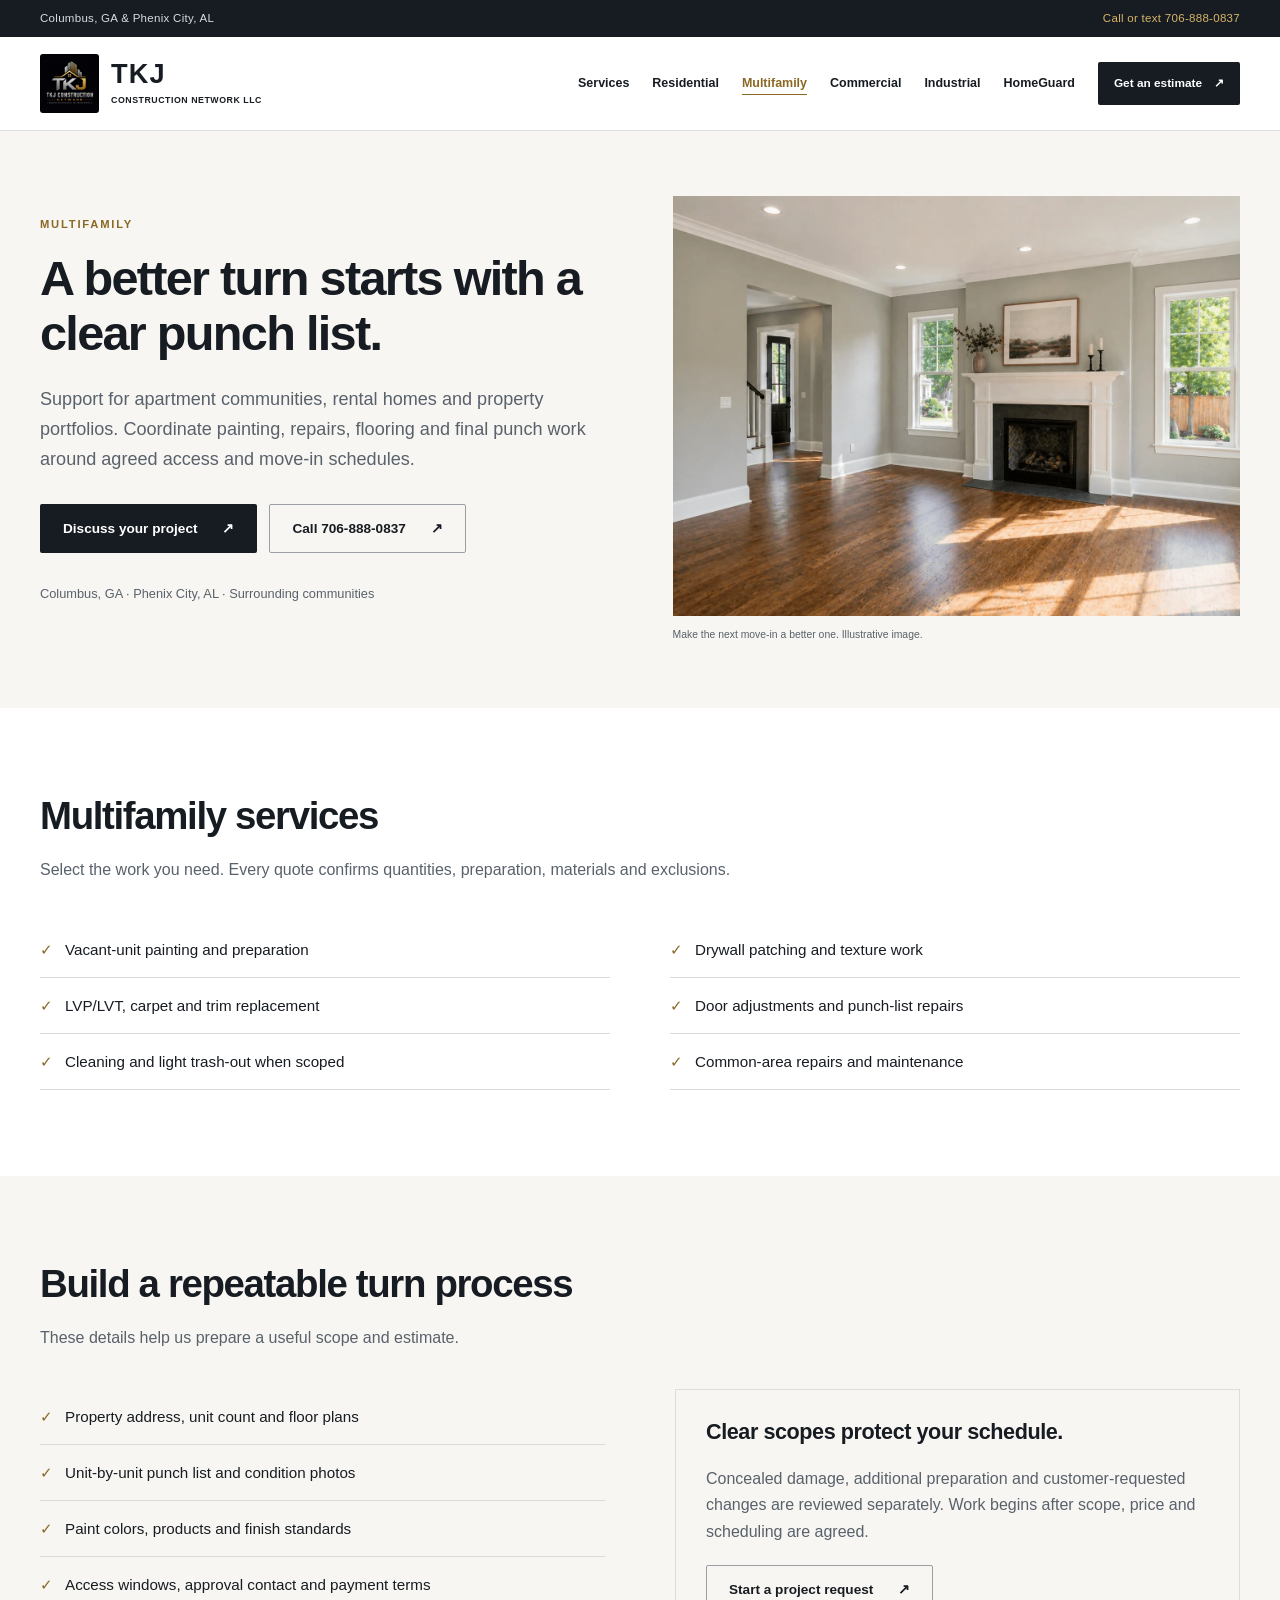
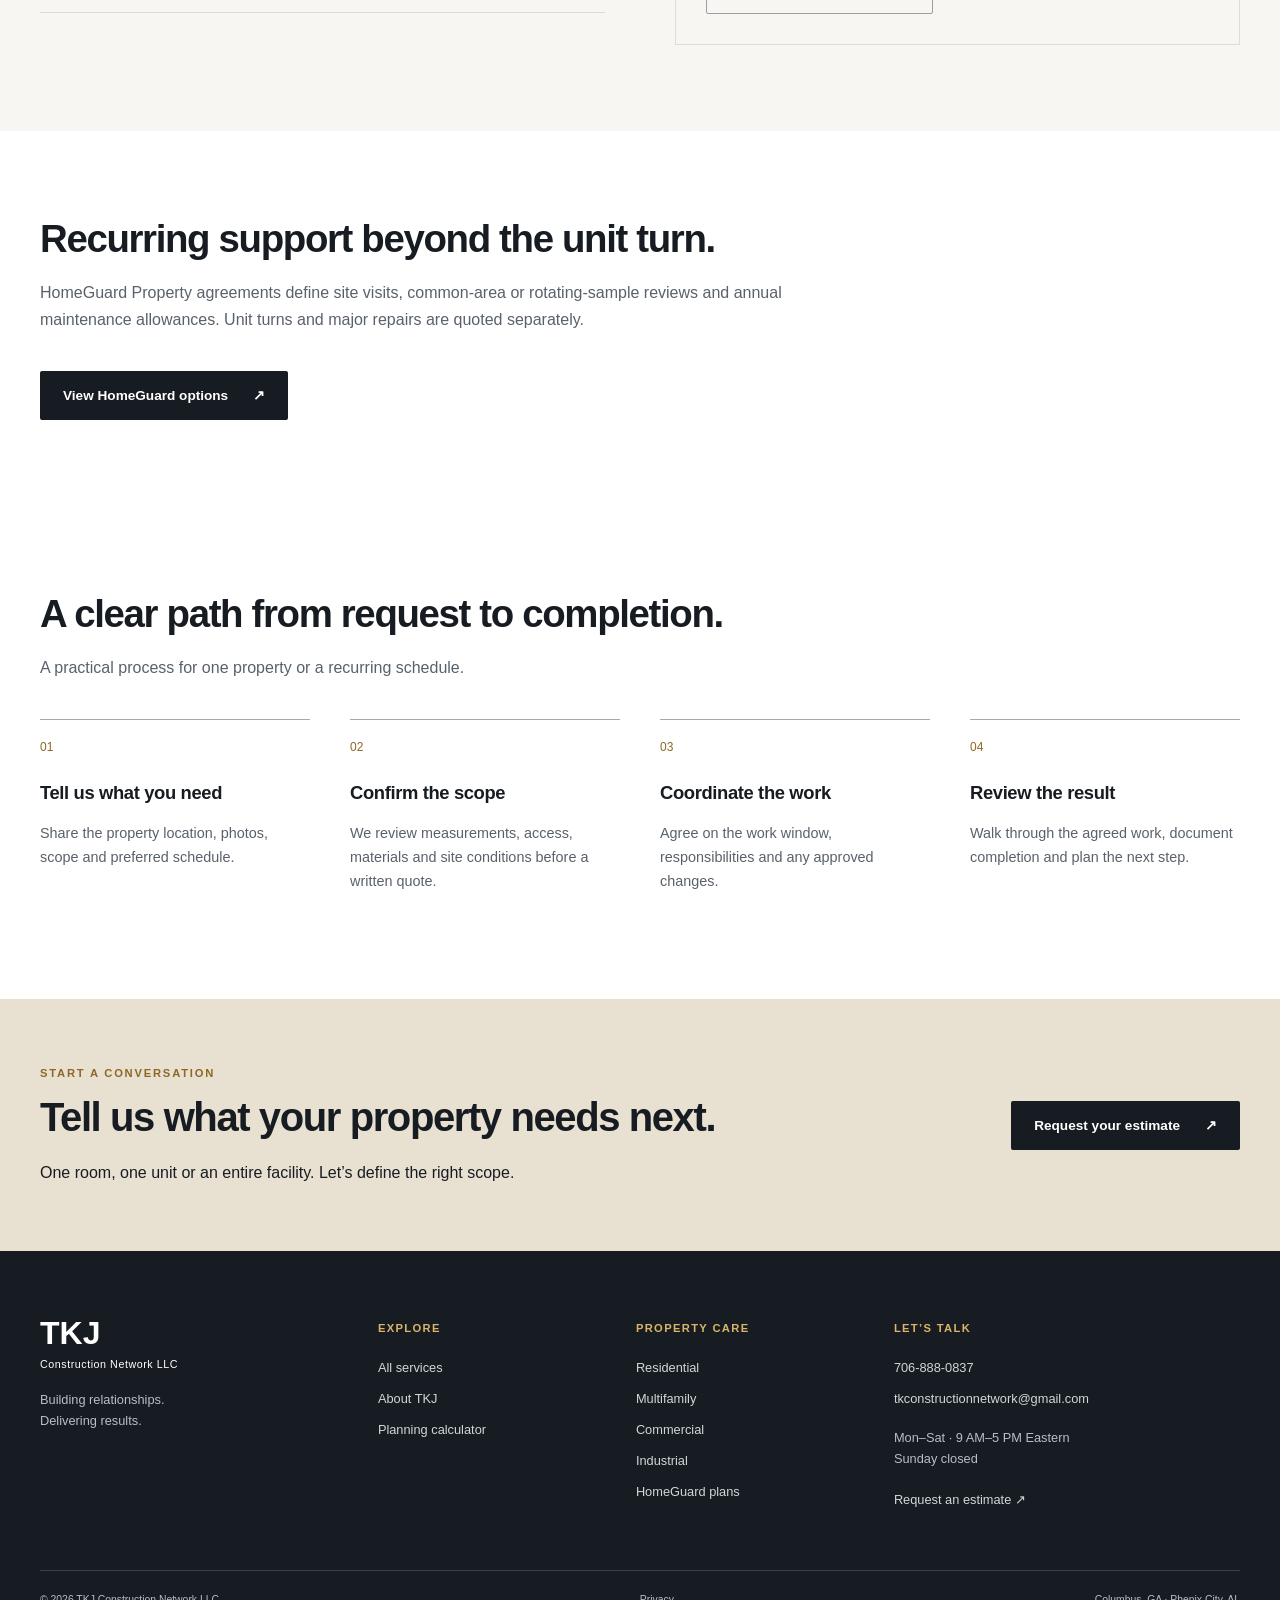
<file: multifamily.html>
<!doctype html>
<html lang="en"><head><meta charset="utf-8"><meta name="viewport" content="width=device-width, initial-scale=1"><title>Multifamily Painting, Repairs &amp; Maintenance | TKJ Columbus GA</title><meta name="description" content="Multifamily painting, drywall, flooring, repairs and preventive maintenance in Columbus GA and Phenix City AL. Discuss your property with TKJ."><link rel="canonical" href="https://www.tkjconstructionnetwork.com/multifamily"><meta name="theme-color" content="#171c22"><meta name="msvalidate.01" content="0230E984B5439D878F1755738416975E" /><meta property="og:type" content="website"><meta property="og:title" content="Multifamily Painting, Repairs &amp; Maintenance | TKJ Columbus GA"><meta property="og:description" content="Multifamily painting, drywall, flooring, repairs and preventive maintenance in Columbus GA and Phenix City AL. Discuss your property with TKJ."><meta property="og:url" content="https://www.tkjconstructionnetwork.com/multifamily"><meta property="og:image" content="https://www.tkjconstructionnetwork.com/assets/interior.webp"><meta name="twitter:card" content="summary_large_image"><link rel="icon" href="/assets/favicon.png"><link rel="manifest" href="/manifest.json"><link rel="stylesheet" href="/styles.css?v=20261105"><script type="application/ld+json">{"@context": "https://schema.org", "@type": "HomeAndConstructionBusiness", "@id": "https://www.tkjconstructionnetwork.com/#business", "name": "TKJ Construction Network LLC", "url": "https://www.tkjconstructionnetwork.com", "telephone": "+1-706-888-0837", "email": "tkconstructionnetwork@gmail.com", "logo": "https://www.tkjconstructionnetwork.com/assets/logo.png", "areaServed": ["Columbus, GA", "Phenix City, AL", "Midland, GA", "Harris County, GA", "Smiths Station, AL"], "openingHoursSpecification": [{"@type": "OpeningHoursSpecification", "dayOfWeek": ["Monday", "Tuesday", "Wednesday", "Thursday", "Friday", "Saturday"], "opens": "09:00", "closes": "17:00"}], "sameAs": ["https://www.yelp.com/biz/tkj-construction-network-columbus-2"]}</script><script src="/script.js?v=20261105" defer></script></head><body><a class="skip-link" href="#main">Skip to content</a><div class="topbar"><div class="container"><span>Columbus, GA &amp; Phenix City, AL</span><a href="tel:+17068880837">Call or text 706-888-0837</a></div></div><header class="site-header"><div class="container header-inner"><a class="brand" href="/" aria-label="TKJ Construction Network home"><img src="/assets/logo.png" width="64" height="64" alt=""><span><strong>TKJ</strong><small>CONSTRUCTION NETWORK LLC</small></span></a><button class="menu-toggle" aria-expanded="false" aria-controls="main-nav">Menu <span aria-hidden="true">☰</span></button><nav id="main-nav" aria-label="Main navigation"><a href="/services" >Services</a><a href="/residential" >Residential</a><a href="/multifamily" aria-current=page>Multifamily</a><a href="/commercial" >Commercial</a><a href="/industrial" >Industrial</a><a href="/homeguard" >HomeGuard</a><a class="button nav-cta" href="/contact">Get an estimate<span aria-hidden="true">↗</span></a></nav></div></header><main id="main"><section class="page-hero"><div class="container split"><div><p class="eyebrow">Multifamily</p><h1>A better turn starts with a clear punch list.</h1><p class="lede">Support for apartment communities, rental homes and property portfolios. Coordinate painting, repairs, flooring and final punch work around agreed access and move-in schedules.</p><div class="actions"><a class="button primary" href="/contact">Discuss your project<span aria-hidden="true">↗</span></a><a class="button outline" href="tel:+17068880837">Call 706-888-0837<span aria-hidden="true">↗</span></a></div><p class="small">Columbus, GA · Phenix City, AL · Surrounding communities</p></div><figure class="hero-image"><img class="" src="/assets/paint.webp" alt="Make the next move-in a better one." width="1536" height="1024" loading="eager" decoding="async"><figcaption>Make the next move-in a better one. Illustrative image.</figcaption></figure></div></section><section class="section "><div class="container"><div class="section-intro"><h2>Multifamily services</h2><p>Select the work you need. Every quote confirms quantities, preparation, materials and exclusions.</p></div><ul class="check-list"><li>Vacant-unit painting and preparation</li><li>Drywall patching and texture work</li><li>LVP/LVT, carpet and trim replacement</li><li>Door adjustments and punch-list repairs</li><li>Cleaning and light trash-out when scoped</li><li>Common-area repairs and maintenance</li></ul></div></section><section class="section cream"><div class="container"><div class="section-intro"><h2>Build a repeatable turn process</h2><p>These details help us prepare a useful scope and estimate.</p></div><div class="two-column"><ul class="check-list"><li>Property address, unit count and floor plans</li><li>Unit-by-unit punch list and condition photos</li><li>Paint colors, products and finish standards</li><li>Access windows, approval contact and payment terms</li></ul><aside class="note-box"><h3>Clear scopes protect your schedule.</h3><p>Concealed damage, additional preparation and customer-requested changes are reviewed separately. Work begins after scope, price and scheduling are agreed.</p><a class="button outline" href="/contact?market=multifamily">Start a project request<span aria-hidden="true">↗</span></a></aside></div></div></section><section class="section "><div class="container"><div class="section-intro"><h2>Recurring support beyond the unit turn.</h2><p>HomeGuard Property agreements define site visits, common-area or rotating-sample reviews and annual maintenance allowances. Unit turns and major repairs are quoted separately.</p></div><a class="button primary" href="/homeguard#multifamily">View HomeGuard options<span aria-hidden="true">↗</span></a></div></section><section class="section "><div class="container"><div class="section-intro"><h2>A clear path from request to completion.</h2><p>A practical process for one property or a recurring schedule.</p></div><ol class="process"><li><span class="step">01</span><h3>Tell us what you need</h3><p>Share the property location, photos, scope and preferred schedule.</p></li><li><span class="step">02</span><h3>Confirm the scope</h3><p>We review measurements, access, materials and site conditions before a written quote.</p></li><li><span class="step">03</span><h3>Coordinate the work</h3><p>Agree on the work window, responsibilities and any approved changes.</p></li><li><span class="step">04</span><h3>Review the result</h3><p>Walk through the agreed work, document completion and plan the next step.</p></li></ol></div></section><section class="cta-band" id="contact"><div class="container"><div><p class="eyebrow">Start a conversation</p><h2>Tell us what your property needs next.</h2><p>One room, one unit or an entire facility. Let’s define the right scope.</p></div><a class="button light" href="/contact">Request your estimate<span aria-hidden="true">↗</span></a></div></section></main><footer class="site-footer"><div class="container"><div class="footer-top"><div><a class="footer-brand" href="/">TKJ<span>Construction Network LLC</span></a><p>Building relationships.<br>Delivering results.</p></div><div><h2>Explore</h2><a href="/services">All services</a><a href="/about">About TKJ</a><a href="/estimate-calculator">Planning calculator</a></div><div><h2>Property care</h2><a href="/residential">Residential</a><a href="/multifamily">Multifamily</a><a href="/commercial">Commercial</a><a href="/industrial">Industrial</a><a href="/homeguard">HomeGuard plans</a></div><div><h2>Let’s talk</h2><a href="tel:+17068880837">706-888-0837</a><a href="mailto:tkconstructionnetwork@gmail.com">tkconstructionnetwork@gmail.com</a><p>Mon–Sat · 9 AM–5 PM Eastern<br>Sunday closed</p><a href="/contact">Request an estimate ↗</a></div></div><div class="footer-bottom"><span>© 2026 TKJ Construction Network LLC</span><a href="/privacy">Privacy</a><span>Columbus, GA · Phenix City, AL</span></div></div></footer><div class="mobile-actions"><a href="tel:+17068880837">Call TKJ</a><a href="/contact">Get an estimate ↗</a></div></body></html>
</file>
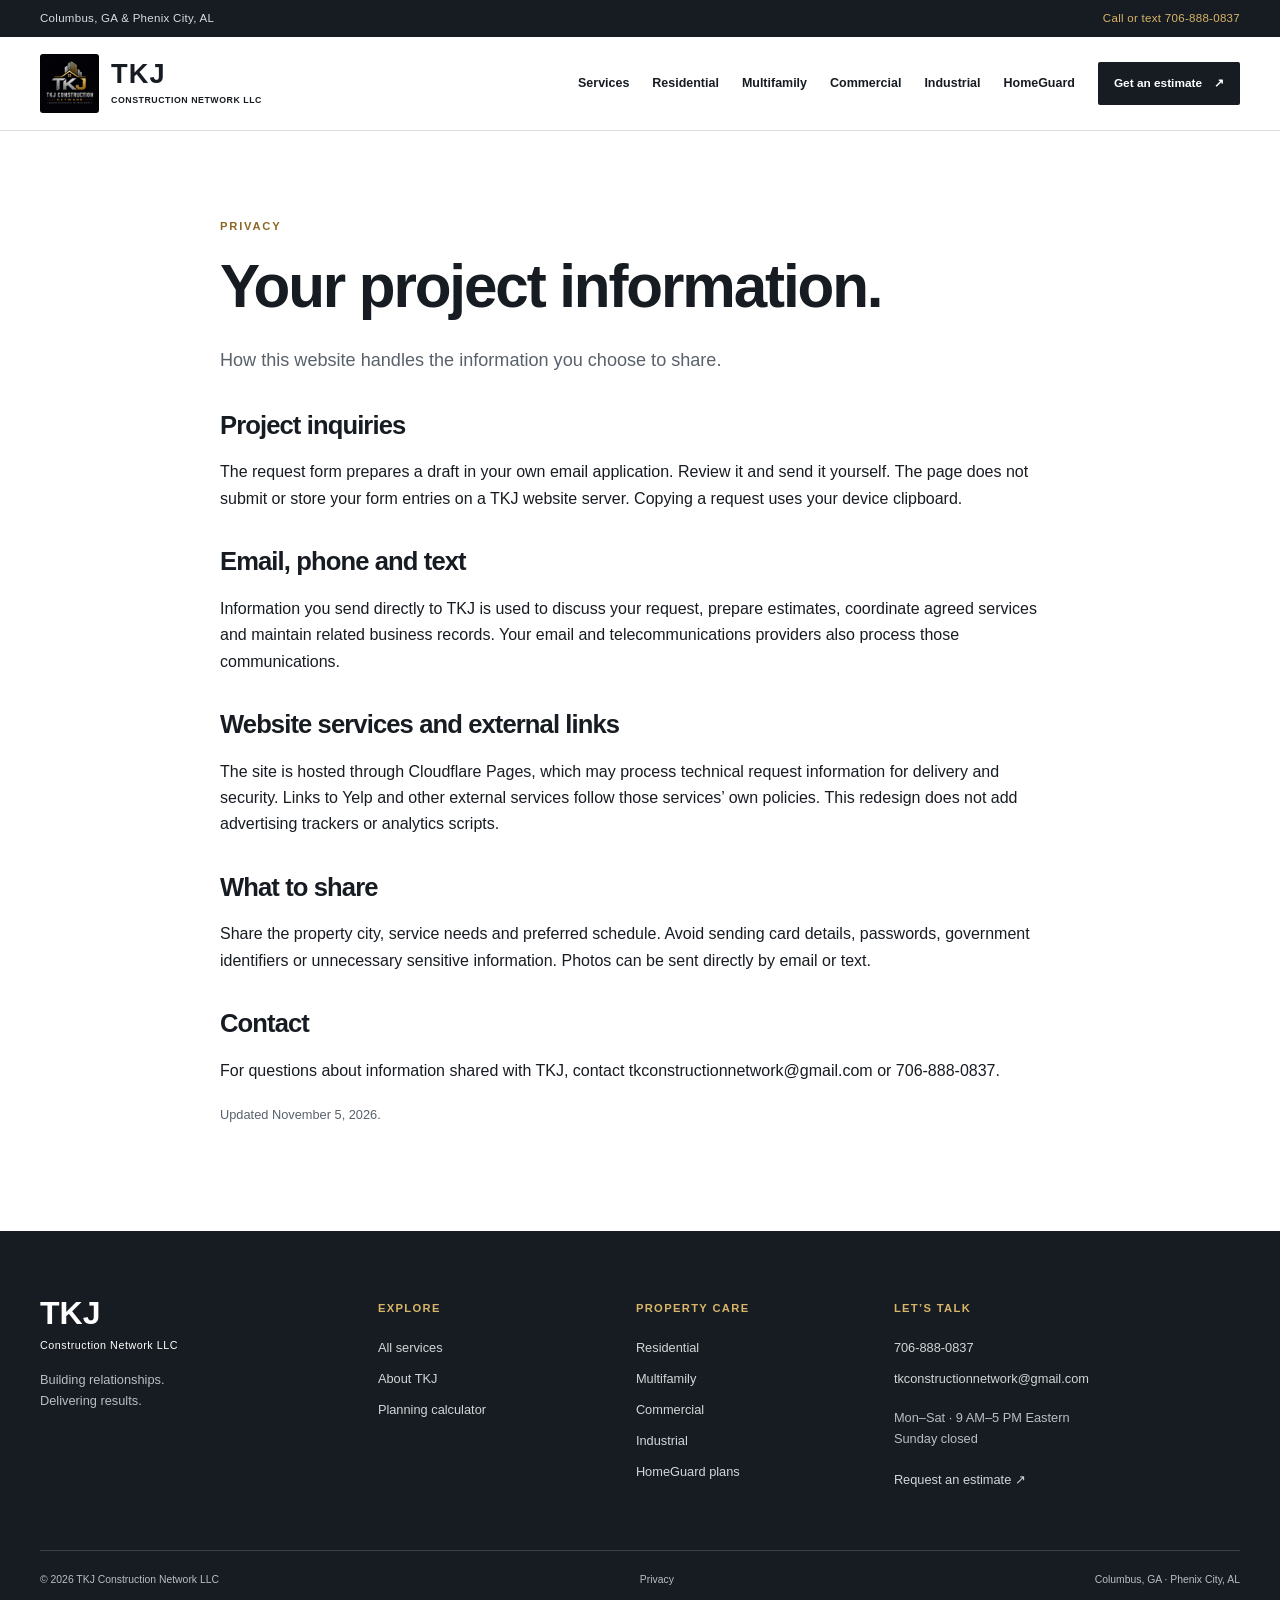
<file: privacy.html>
<!doctype html>
<html lang="en"><head><meta charset="utf-8"><meta name="viewport" content="width=device-width, initial-scale=1"><title>Privacy Notice | TKJ Construction Network</title><meta name="description" content="How TKJ Construction Network handles website project inquiries, email drafts, external links and contact information."><link rel="canonical" href="https://www.tkjconstructionnetwork.com/privacy"><meta name="theme-color" content="#171c22"><meta name="msvalidate.01" content="0230E984B5439D878F1755738416975E" /><meta property="og:type" content="website"><meta property="og:title" content="Privacy Notice | TKJ Construction Network"><meta property="og:description" content="How TKJ Construction Network handles website project inquiries, email drafts, external links and contact information."><meta property="og:url" content="https://www.tkjconstructionnetwork.com/privacy"><meta property="og:image" content="https://www.tkjconstructionnetwork.com/assets/interior.webp"><meta name="twitter:card" content="summary_large_image"><link rel="icon" href="/assets/favicon.png"><link rel="manifest" href="/manifest.json"><link rel="stylesheet" href="/styles.css?v=20261105"><script type="application/ld+json">{"@context": "https://schema.org", "@type": "HomeAndConstructionBusiness", "@id": "https://www.tkjconstructionnetwork.com/#business", "name": "TKJ Construction Network LLC", "url": "https://www.tkjconstructionnetwork.com", "telephone": "+1-706-888-0837", "email": "tkconstructionnetwork@gmail.com", "logo": "https://www.tkjconstructionnetwork.com/assets/logo.png", "areaServed": ["Columbus, GA", "Phenix City, AL", "Midland, GA", "Harris County, GA", "Smiths Station, AL"], "openingHoursSpecification": [{"@type": "OpeningHoursSpecification", "dayOfWeek": ["Monday", "Tuesday", "Wednesday", "Thursday", "Friday", "Saturday"], "opens": "09:00", "closes": "17:00"}], "sameAs": ["https://www.yelp.com/biz/tkj-construction-network-columbus-2"]}</script><script src="/script.js?v=20261105" defer></script></head><body><a class="skip-link" href="#main">Skip to content</a><div class="topbar"><div class="container"><span>Columbus, GA &amp; Phenix City, AL</span><a href="tel:+17068880837">Call or text 706-888-0837</a></div></div><header class="site-header"><div class="container header-inner"><a class="brand" href="/" aria-label="TKJ Construction Network home"><img src="/assets/logo.png" width="64" height="64" alt=""><span><strong>TKJ</strong><small>CONSTRUCTION NETWORK LLC</small></span></a><button class="menu-toggle" aria-expanded="false" aria-controls="main-nav">Menu <span aria-hidden="true">☰</span></button><nav id="main-nav" aria-label="Main navigation"><a href="/services" >Services</a><a href="/residential" >Residential</a><a href="/multifamily" >Multifamily</a><a href="/commercial" >Commercial</a><a href="/industrial" >Industrial</a><a href="/homeguard" >HomeGuard</a><a class="button nav-cta" href="/contact">Get an estimate<span aria-hidden="true">↗</span></a></nav></div></header><main id="main"><section class="section"><div class="container narrow"><p class="eyebrow">Privacy</p><h1>Your project information.</h1><p class="lede">How this website handles the information you choose to share.</p><h2>Project inquiries</h2><p>The request form prepares a draft in your own email application. Review it and send it yourself. The page does not submit or store your form entries on a TKJ website server. Copying a request uses your device clipboard.</p><h2>Email, phone and text</h2><p>Information you send directly to TKJ is used to discuss your request, prepare estimates, coordinate agreed services and maintain related business records. Your email and telecommunications providers also process those communications.</p><h2>Website services and external links</h2><p>The site is hosted through Cloudflare Pages, which may process technical request information for delivery and security. Links to Yelp and other external services follow those services’ own policies. This redesign does not add advertising trackers or analytics scripts.</p><h2>What to share</h2><p>Share the property city, service needs and preferred schedule. Avoid sending card details, passwords, government identifiers or unnecessary sensitive information. Photos can be sent directly by email or text.</p><h2>Contact</h2><p>For questions about information shared with TKJ, contact <a href="mailto:tkconstructionnetwork@gmail.com">tkconstructionnetwork@gmail.com</a> or <a href="tel:+17068880837">706-888-0837</a>.</p><p class="small">Updated November 5, 2026.</p></div></section></main><footer class="site-footer"><div class="container"><div class="footer-top"><div><a class="footer-brand" href="/">TKJ<span>Construction Network LLC</span></a><p>Building relationships.<br>Delivering results.</p></div><div><h2>Explore</h2><a href="/services">All services</a><a href="/about">About TKJ</a><a href="/estimate-calculator">Planning calculator</a></div><div><h2>Property care</h2><a href="/residential">Residential</a><a href="/multifamily">Multifamily</a><a href="/commercial">Commercial</a><a href="/industrial">Industrial</a><a href="/homeguard">HomeGuard plans</a></div><div><h2>Let’s talk</h2><a href="tel:+17068880837">706-888-0837</a><a href="mailto:tkconstructionnetwork@gmail.com">tkconstructionnetwork@gmail.com</a><p>Mon–Sat · 9 AM–5 PM Eastern<br>Sunday closed</p><a href="/contact">Request an estimate ↗</a></div></div><div class="footer-bottom"><span>© 2026 TKJ Construction Network LLC</span><a href="/privacy">Privacy</a><span>Columbus, GA · Phenix City, AL</span></div></div></footer><div class="mobile-actions"><a href="tel:+17068880837">Call TKJ</a><a href="/contact">Get an estimate ↗</a></div></body></html>
</file>
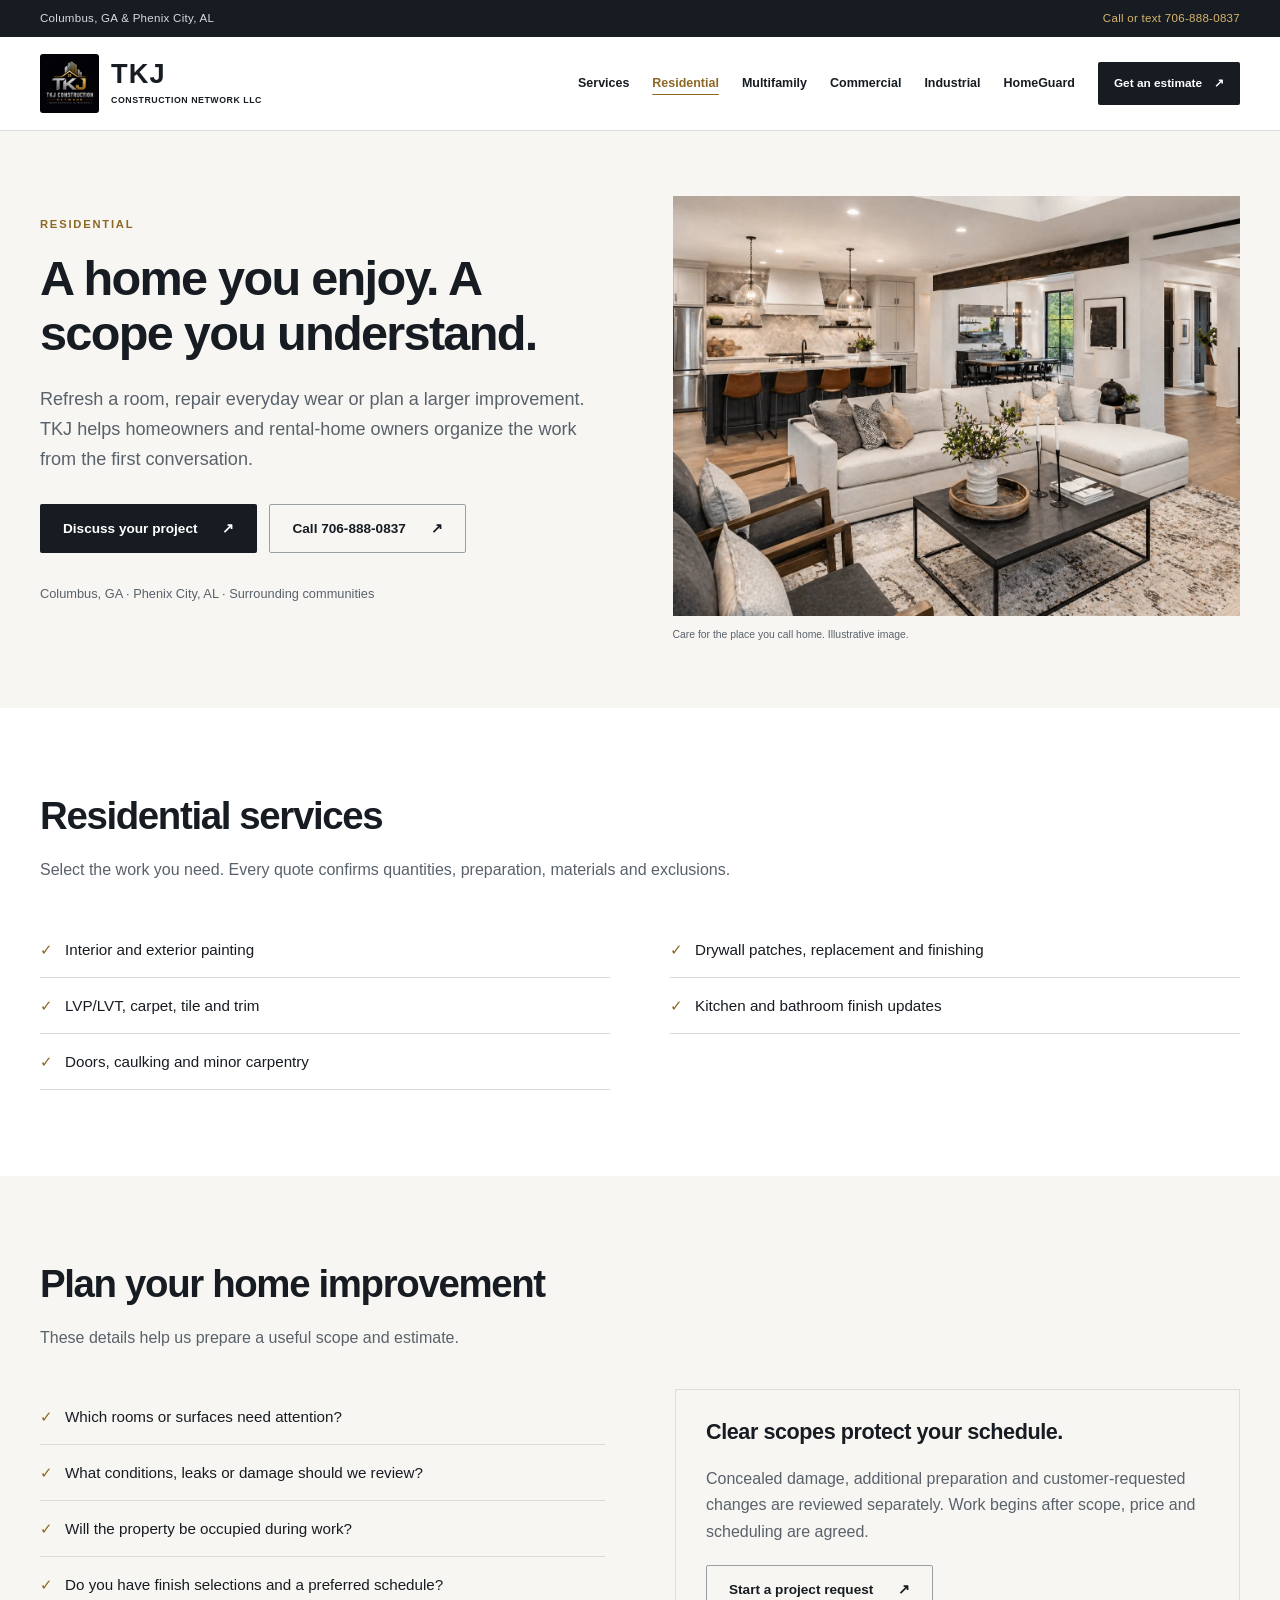
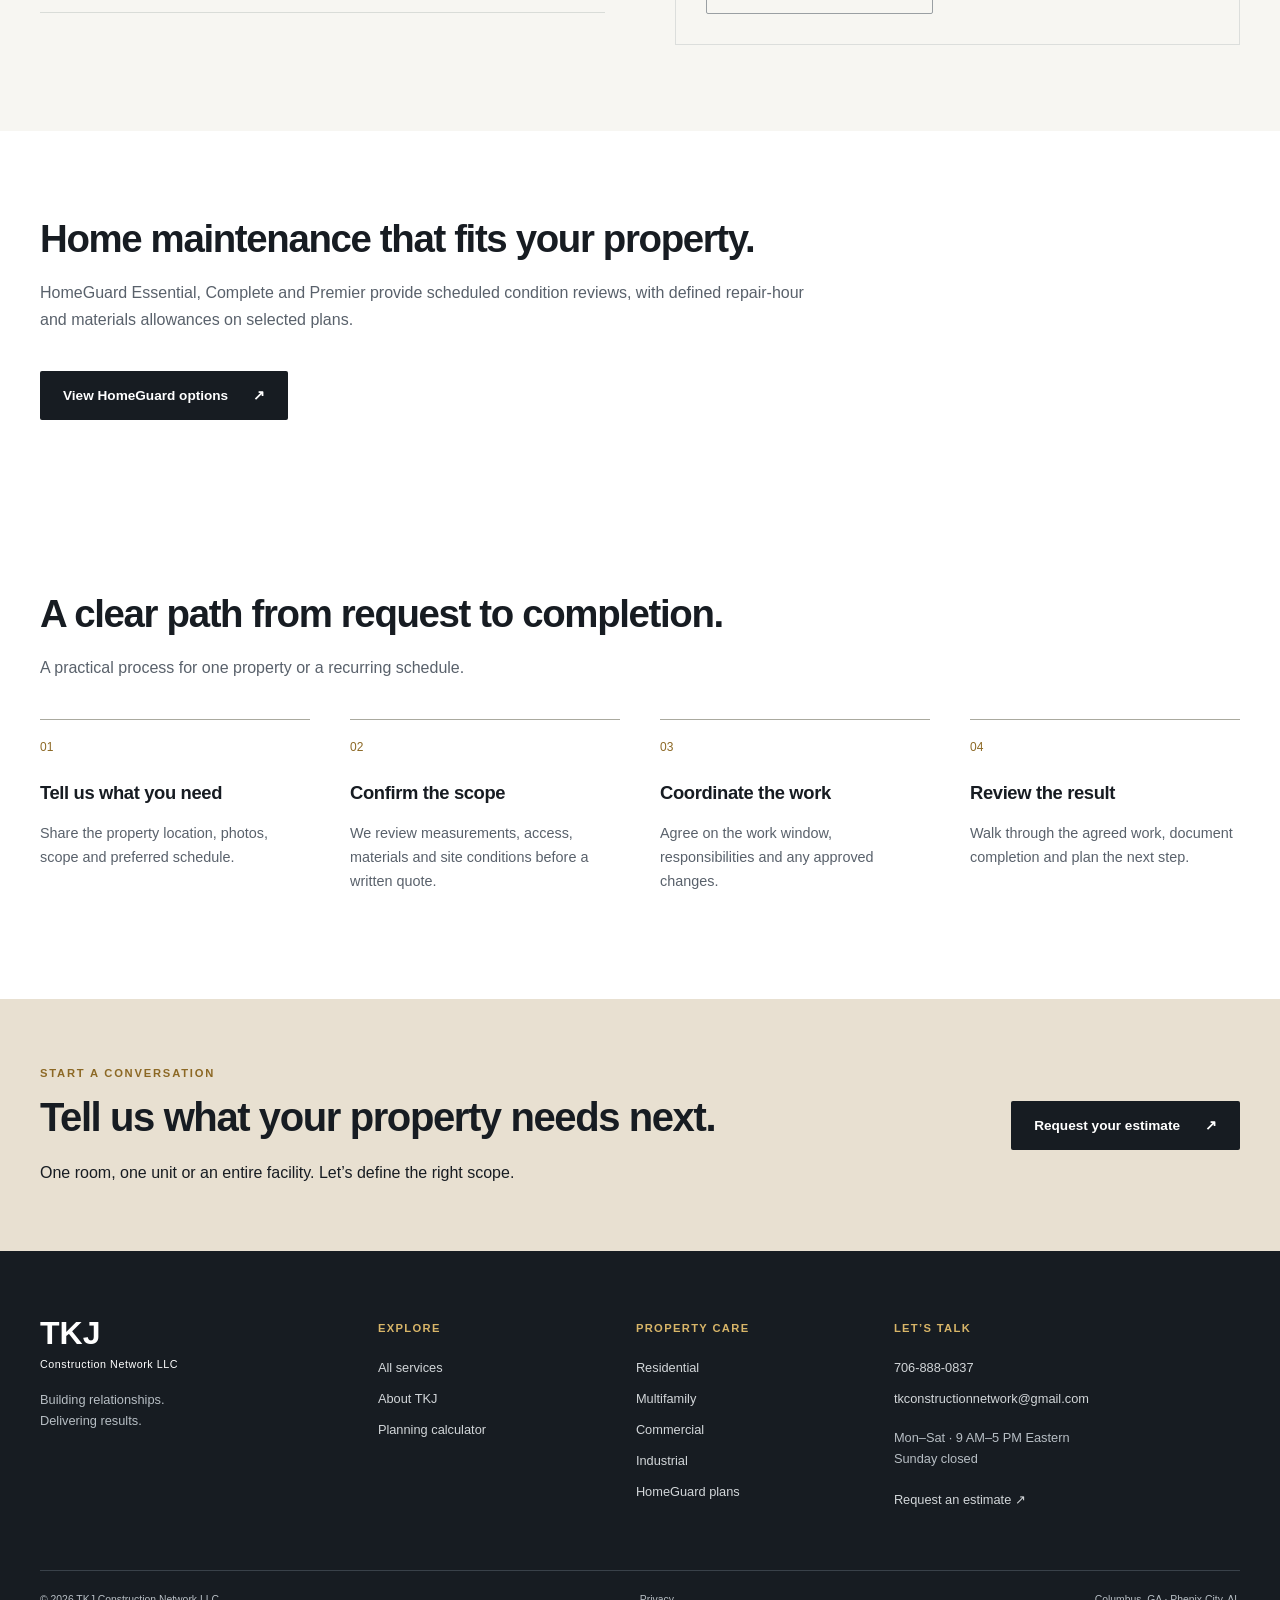
<file: residential.html>
<!doctype html>
<html lang="en"><head><meta charset="utf-8"><meta name="viewport" content="width=device-width, initial-scale=1"><title>Residential Painting, Repairs &amp; Maintenance | TKJ Columbus GA</title><meta name="description" content="Residential painting, drywall, flooring, repairs and preventive maintenance in Columbus GA and Phenix City AL. Discuss your property with TKJ."><link rel="canonical" href="https://www.tkjconstructionnetwork.com/residential"><meta name="theme-color" content="#171c22"><meta name="msvalidate.01" content="0230E984B5439D878F1755738416975E" /><meta property="og:type" content="website"><meta property="og:title" content="Residential Painting, Repairs &amp; Maintenance | TKJ Columbus GA"><meta property="og:description" content="Residential painting, drywall, flooring, repairs and preventive maintenance in Columbus GA and Phenix City AL. Discuss your property with TKJ."><meta property="og:url" content="https://www.tkjconstructionnetwork.com/residential"><meta property="og:image" content="https://www.tkjconstructionnetwork.com/assets/interior.webp"><meta name="twitter:card" content="summary_large_image"><link rel="icon" href="/assets/favicon.png"><link rel="manifest" href="/manifest.json"><link rel="stylesheet" href="/styles.css?v=20261105"><script type="application/ld+json">{"@context": "https://schema.org", "@type": "HomeAndConstructionBusiness", "@id": "https://www.tkjconstructionnetwork.com/#business", "name": "TKJ Construction Network LLC", "url": "https://www.tkjconstructionnetwork.com", "telephone": "+1-706-888-0837", "email": "tkconstructionnetwork@gmail.com", "logo": "https://www.tkjconstructionnetwork.com/assets/logo.png", "areaServed": ["Columbus, GA", "Phenix City, AL", "Midland, GA", "Harris County, GA", "Smiths Station, AL"], "openingHoursSpecification": [{"@type": "OpeningHoursSpecification", "dayOfWeek": ["Monday", "Tuesday", "Wednesday", "Thursday", "Friday", "Saturday"], "opens": "09:00", "closes": "17:00"}], "sameAs": ["https://www.yelp.com/biz/tkj-construction-network-columbus-2"]}</script><script src="/script.js?v=20261105" defer></script></head><body><a class="skip-link" href="#main">Skip to content</a><div class="topbar"><div class="container"><span>Columbus, GA &amp; Phenix City, AL</span><a href="tel:+17068880837">Call or text 706-888-0837</a></div></div><header class="site-header"><div class="container header-inner"><a class="brand" href="/" aria-label="TKJ Construction Network home"><img src="/assets/logo.png" width="64" height="64" alt=""><span><strong>TKJ</strong><small>CONSTRUCTION NETWORK LLC</small></span></a><button class="menu-toggle" aria-expanded="false" aria-controls="main-nav">Menu <span aria-hidden="true">☰</span></button><nav id="main-nav" aria-label="Main navigation"><a href="/services" >Services</a><a href="/residential" aria-current=page>Residential</a><a href="/multifamily" >Multifamily</a><a href="/commercial" >Commercial</a><a href="/industrial" >Industrial</a><a href="/homeguard" >HomeGuard</a><a class="button nav-cta" href="/contact">Get an estimate<span aria-hidden="true">↗</span></a></nav></div></header><main id="main"><section class="page-hero"><div class="container split"><div><p class="eyebrow">Residential</p><h1>A home you enjoy. A scope you understand.</h1><p class="lede">Refresh a room, repair everyday wear or plan a larger improvement. TKJ helps homeowners and rental-home owners organize the work from the first conversation.</p><div class="actions"><a class="button primary" href="/contact">Discuss your project<span aria-hidden="true">↗</span></a><a class="button outline" href="tel:+17068880837">Call 706-888-0837<span aria-hidden="true">↗</span></a></div><p class="small">Columbus, GA · Phenix City, AL · Surrounding communities</p></div><figure class="hero-image"><img class="" src="/assets/interior.webp" alt="Care for the place you call home." width="1536" height="1024" loading="eager" decoding="async"><figcaption>Care for the place you call home. Illustrative image.</figcaption></figure></div></section><section class="section "><div class="container"><div class="section-intro"><h2>Residential services</h2><p>Select the work you need. Every quote confirms quantities, preparation, materials and exclusions.</p></div><ul class="check-list"><li>Interior and exterior painting</li><li>Drywall patches, replacement and finishing</li><li>LVP/LVT, carpet, tile and trim</li><li>Kitchen and bathroom finish updates</li><li>Doors, caulking and minor carpentry</li></ul></div></section><section class="section cream"><div class="container"><div class="section-intro"><h2>Plan your home improvement</h2><p>These details help us prepare a useful scope and estimate.</p></div><div class="two-column"><ul class="check-list"><li>Which rooms or surfaces need attention?</li><li>What conditions, leaks or damage should we review?</li><li>Will the property be occupied during work?</li><li>Do you have finish selections and a preferred schedule?</li></ul><aside class="note-box"><h3>Clear scopes protect your schedule.</h3><p>Concealed damage, additional preparation and customer-requested changes are reviewed separately. Work begins after scope, price and scheduling are agreed.</p><a class="button outline" href="/contact?market=residential">Start a project request<span aria-hidden="true">↗</span></a></aside></div></div></section><section class="section "><div class="container"><div class="section-intro"><h2>Home maintenance that fits your property.</h2><p>HomeGuard Essential, Complete and Premier provide scheduled condition reviews, with defined repair-hour and materials allowances on selected plans.</p></div><a class="button primary" href="/homeguard#residential">View HomeGuard options<span aria-hidden="true">↗</span></a></div></section><section class="section "><div class="container"><div class="section-intro"><h2>A clear path from request to completion.</h2><p>A practical process for one property or a recurring schedule.</p></div><ol class="process"><li><span class="step">01</span><h3>Tell us what you need</h3><p>Share the property location, photos, scope and preferred schedule.</p></li><li><span class="step">02</span><h3>Confirm the scope</h3><p>We review measurements, access, materials and site conditions before a written quote.</p></li><li><span class="step">03</span><h3>Coordinate the work</h3><p>Agree on the work window, responsibilities and any approved changes.</p></li><li><span class="step">04</span><h3>Review the result</h3><p>Walk through the agreed work, document completion and plan the next step.</p></li></ol></div></section><section class="cta-band" id="contact"><div class="container"><div><p class="eyebrow">Start a conversation</p><h2>Tell us what your property needs next.</h2><p>One room, one unit or an entire facility. Let’s define the right scope.</p></div><a class="button light" href="/contact">Request your estimate<span aria-hidden="true">↗</span></a></div></section></main><footer class="site-footer"><div class="container"><div class="footer-top"><div><a class="footer-brand" href="/">TKJ<span>Construction Network LLC</span></a><p>Building relationships.<br>Delivering results.</p></div><div><h2>Explore</h2><a href="/services">All services</a><a href="/about">About TKJ</a><a href="/estimate-calculator">Planning calculator</a></div><div><h2>Property care</h2><a href="/residential">Residential</a><a href="/multifamily">Multifamily</a><a href="/commercial">Commercial</a><a href="/industrial">Industrial</a><a href="/homeguard">HomeGuard plans</a></div><div><h2>Let’s talk</h2><a href="tel:+17068880837">706-888-0837</a><a href="mailto:tkconstructionnetwork@gmail.com">tkconstructionnetwork@gmail.com</a><p>Mon–Sat · 9 AM–5 PM Eastern<br>Sunday closed</p><a href="/contact">Request an estimate ↗</a></div></div><div class="footer-bottom"><span>© 2026 TKJ Construction Network LLC</span><a href="/privacy">Privacy</a><span>Columbus, GA · Phenix City, AL</span></div></div></footer><div class="mobile-actions"><a href="tel:+17068880837">Call TKJ</a><a href="/contact">Get an estimate ↗</a></div></body></html>
</file>
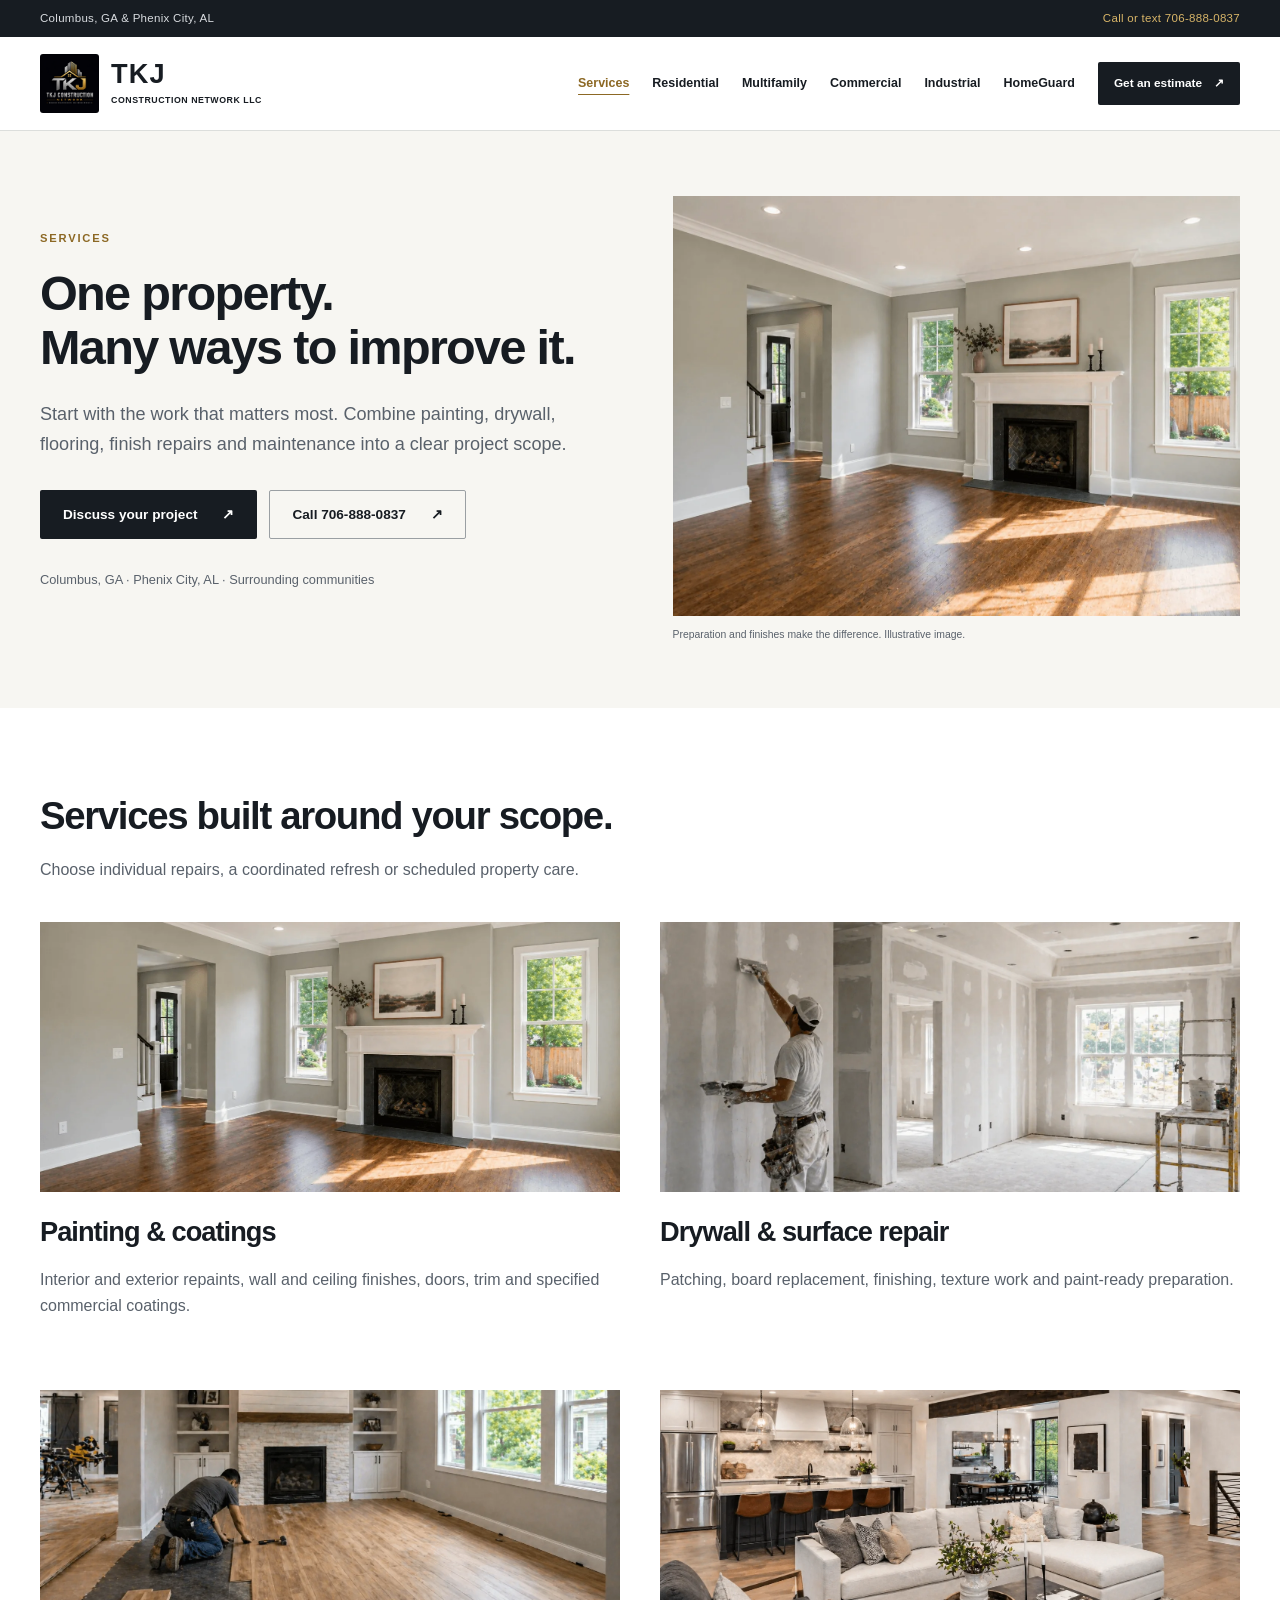
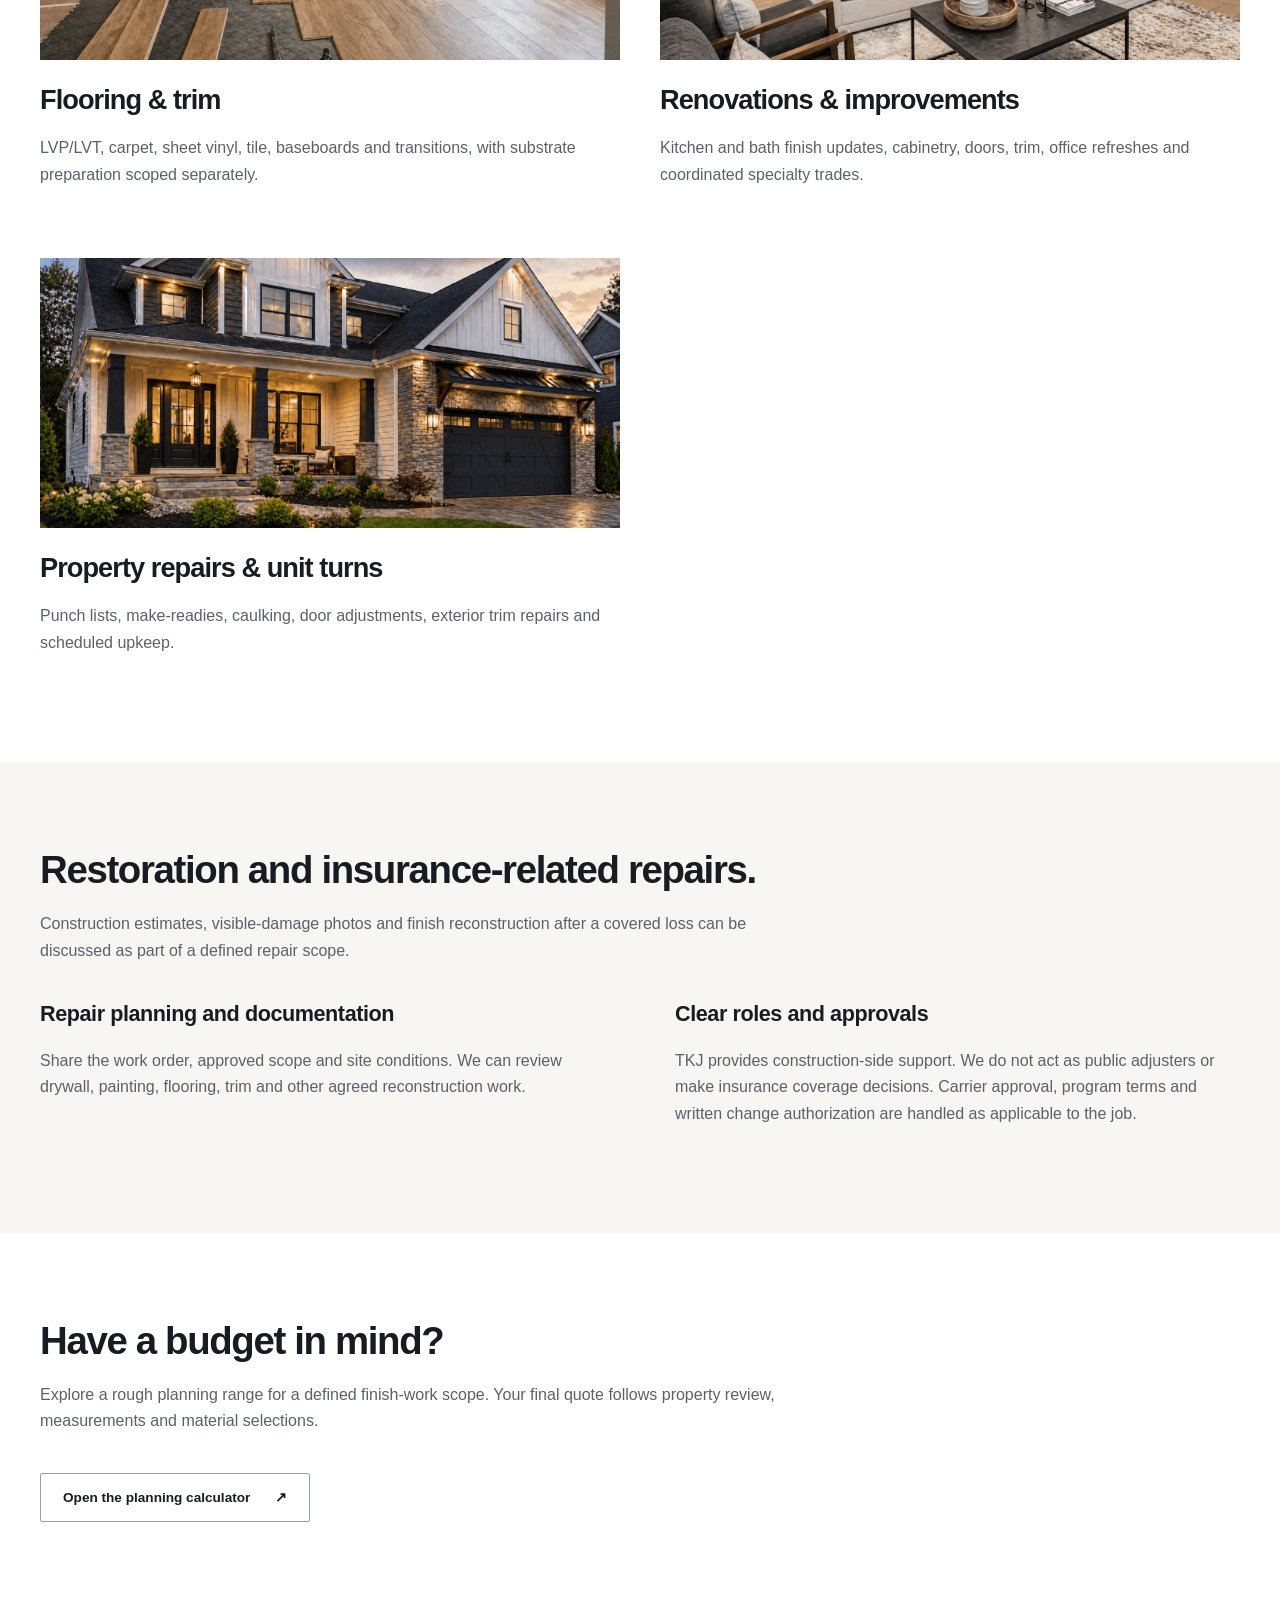
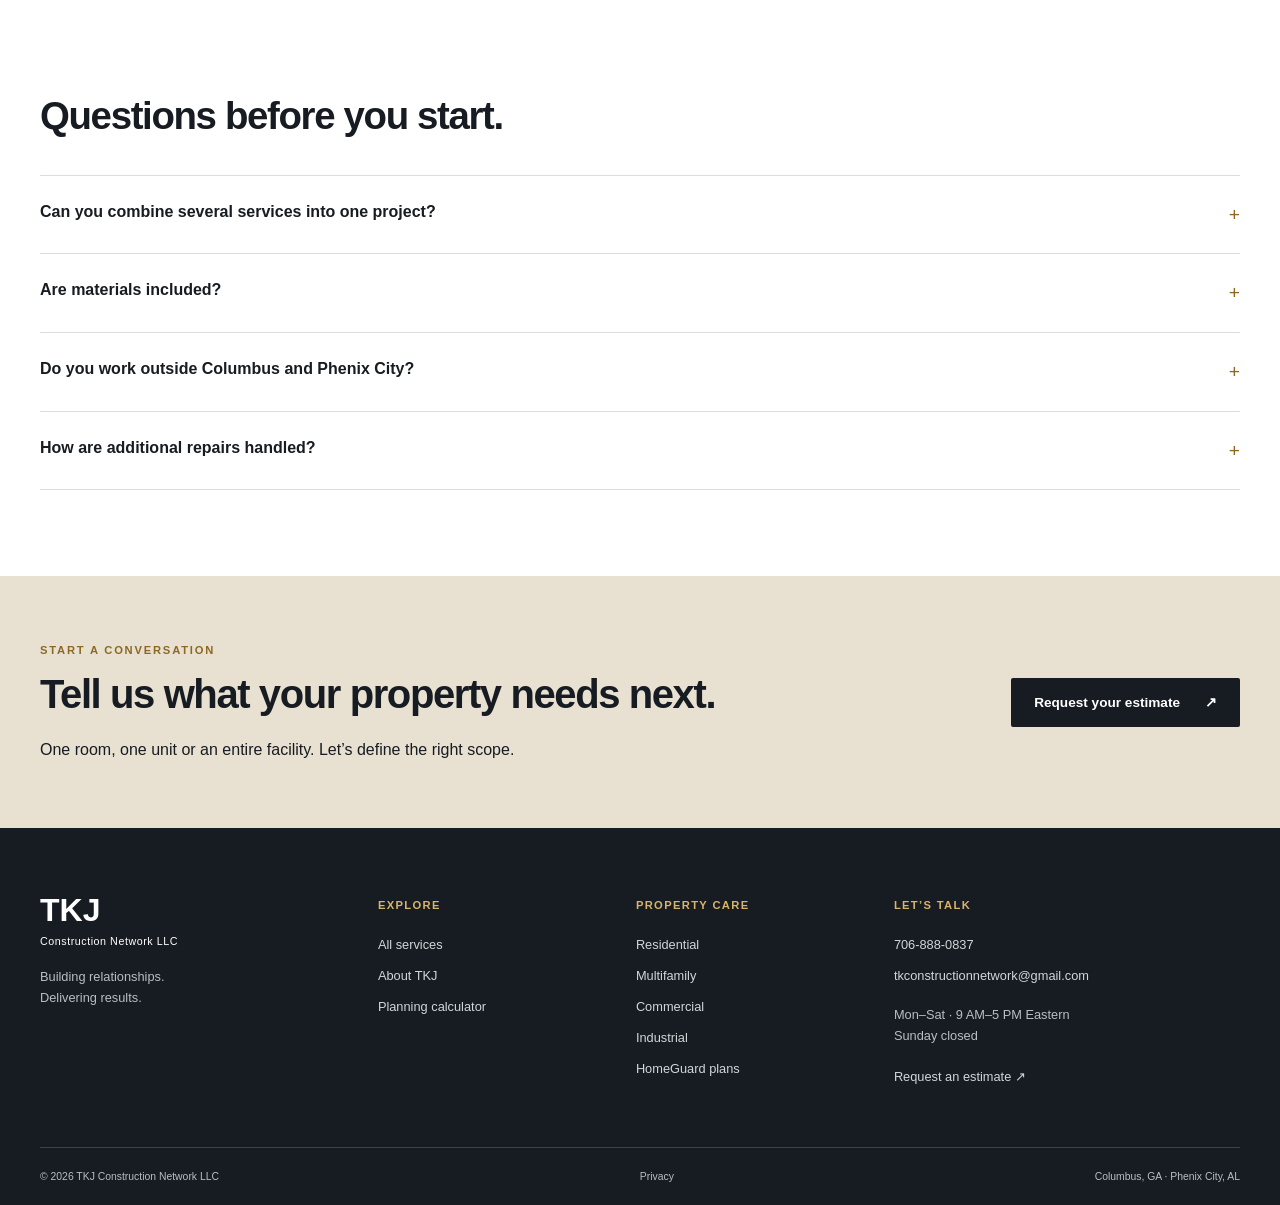
<file: services.html>
<!doctype html>
<html lang="en"><head><meta charset="utf-8"><meta name="viewport" content="width=device-width, initial-scale=1"><title>Painting, Flooring, Drywall &amp; Renovation Services | TKJ</title><meta name="description" content="Explore TKJ painting, drywall, flooring, renovations, unit turns and property maintenance services in Columbus GA and Phenix City AL."><link rel="canonical" href="https://www.tkjconstructionnetwork.com/services"><meta name="theme-color" content="#171c22"><meta name="msvalidate.01" content="0230E984B5439D878F1755738416975E" /><meta property="og:type" content="website"><meta property="og:title" content="Painting, Flooring, Drywall &amp; Renovation Services | TKJ"><meta property="og:description" content="Explore TKJ painting, drywall, flooring, renovations, unit turns and property maintenance services in Columbus GA and Phenix City AL."><meta property="og:url" content="https://www.tkjconstructionnetwork.com/services"><meta property="og:image" content="https://www.tkjconstructionnetwork.com/assets/interior.webp"><meta name="twitter:card" content="summary_large_image"><link rel="icon" href="/assets/favicon.png"><link rel="manifest" href="/manifest.json"><link rel="stylesheet" href="/styles.css?v=20261105"><script type="application/ld+json">{"@context": "https://schema.org", "@type": "HomeAndConstructionBusiness", "@id": "https://www.tkjconstructionnetwork.com/#business", "name": "TKJ Construction Network LLC", "url": "https://www.tkjconstructionnetwork.com", "telephone": "+1-706-888-0837", "email": "tkconstructionnetwork@gmail.com", "logo": "https://www.tkjconstructionnetwork.com/assets/logo.png", "areaServed": ["Columbus, GA", "Phenix City, AL", "Midland, GA", "Harris County, GA", "Smiths Station, AL"], "openingHoursSpecification": [{"@type": "OpeningHoursSpecification", "dayOfWeek": ["Monday", "Tuesday", "Wednesday", "Thursday", "Friday", "Saturday"], "opens": "09:00", "closes": "17:00"}], "sameAs": ["https://www.yelp.com/biz/tkj-construction-network-columbus-2"]}</script><script src="/script.js?v=20261105" defer></script></head><body><a class="skip-link" href="#main">Skip to content</a><div class="topbar"><div class="container"><span>Columbus, GA &amp; Phenix City, AL</span><a href="tel:+17068880837">Call or text 706-888-0837</a></div></div><header class="site-header"><div class="container header-inner"><a class="brand" href="/" aria-label="TKJ Construction Network home"><img src="/assets/logo.png" width="64" height="64" alt=""><span><strong>TKJ</strong><small>CONSTRUCTION NETWORK LLC</small></span></a><button class="menu-toggle" aria-expanded="false" aria-controls="main-nav">Menu <span aria-hidden="true">☰</span></button><nav id="main-nav" aria-label="Main navigation"><a href="/services" aria-current=page>Services</a><a href="/residential" >Residential</a><a href="/multifamily" >Multifamily</a><a href="/commercial" >Commercial</a><a href="/industrial" >Industrial</a><a href="/homeguard" >HomeGuard</a><a class="button nav-cta" href="/contact">Get an estimate<span aria-hidden="true">↗</span></a></nav></div></header><main id="main"><section class="page-hero"><div class="container split"><div><p class="eyebrow">Services</p><h1>One property.<br>Many ways to improve it.</h1><p class="lede">Start with the work that matters most. Combine painting, drywall, flooring, finish repairs and maintenance into a clear project scope.</p><div class="actions"><a class="button primary" href="/contact">Discuss your project<span aria-hidden="true">↗</span></a><a class="button outline" href="tel:+17068880837">Call 706-888-0837<span aria-hidden="true">↗</span></a></div><p class="small">Columbus, GA · Phenix City, AL · Surrounding communities</p></div><figure class="hero-image"><img class="" src="/assets/paint.webp" alt="Preparation and finishes make the difference." width="1536" height="1024" loading="eager" decoding="async"><figcaption>Preparation and finishes make the difference. Illustrative image.</figcaption></figure></div></section><section class="section "><div class="container"><div class="section-intro"><h2>Services built around your scope.</h2><p>Choose individual repairs, a coordinated refresh or scheduled property care.</p></div><div class="service-grid"><article id="painting" class="service-block"><img class="" src="/assets/paint.webp" alt="Painting &amp; coatings inspiration" width="1536" height="1024" loading="lazy" decoding="async"><div><h2>Painting & coatings</h2><p>Interior and exterior repaints, wall and ceiling finishes, doors, trim and specified commercial coatings.</p></div></article><article id="drywall" class="service-block"><img class="" src="/assets/drywall.webp" alt="Drywall &amp; surface repair inspiration" width="1536" height="1024" loading="lazy" decoding="async"><div><h2>Drywall & surface repair</h2><p>Patching, board replacement, finishing, texture work and paint-ready preparation.</p></div></article><article id="flooring" class="service-block"><img class="" src="/assets/flooring.webp" alt="Flooring &amp; trim inspiration" width="1536" height="1024" loading="lazy" decoding="async"><div><h2>Flooring & trim</h2><p>LVP/LVT, carpet, sheet vinyl, tile, baseboards and transitions, with substrate preparation scoped separately.</p></div></article><article id="renovations" class="service-block"><img class="" src="/assets/interior.webp" alt="Renovations &amp; improvements inspiration" width="1536" height="1024" loading="lazy" decoding="async"><div><h2>Renovations & improvements</h2><p>Kitchen and bath finish updates, cabinetry, doors, trim, office refreshes and coordinated specialty trades.</p></div></article><article id="property-care" class="service-block"><img class="" src="/assets/exterior.webp" alt="Property repairs &amp; unit turns inspiration" width="1536" height="1024" loading="lazy" decoding="async"><div><h2>Property repairs & unit turns</h2><p>Punch lists, make-readies, caulking, door adjustments, exterior trim repairs and scheduled upkeep.</p></div></article></div></div></section><section class="section cream"><div class="container"><div class="section-intro"><h2>Restoration and insurance-related repairs.</h2><p>Construction estimates, visible-damage photos and finish reconstruction after a covered loss can be discussed as part of a defined repair scope.</p></div><div class="two-column"><div><h3>Repair planning and documentation</h3><p>Share the work order, approved scope and site conditions. We can review drywall, painting, flooring, trim and other agreed reconstruction work.</p></div><div><h3>Clear roles and approvals</h3><p>TKJ provides construction-side support. We do not act as public adjusters or make insurance coverage decisions. Carrier approval, program terms and written change authorization are handled as applicable to the job.</p></div></div></div></section><section class="section "><div class="container"><div class="section-intro"><h2>Have a budget in mind?</h2><p>Explore a rough planning range for a defined finish-work scope. Your final quote follows property review, measurements and material selections.</p></div><a class="button outline" href="/estimate-calculator">Open the planning calculator<span aria-hidden="true">↗</span></a></div></section><section class="section "><div class="container"><div class="section-intro"><h2>Questions before you start.</h2></div><div class="faq"><details><summary>Can you combine several services into one project?<span aria-hidden="true">+</span></summary><p>Yes. Share the full list so we can define preparation, materials, sequencing and responsibilities in a coordinated quote.</p></details><details><summary>Are materials included?<span aria-hidden="true">+</span></summary><p>Your written quote identifies who supplies materials and any product allowances. Flooring preparation, disposal and specialty access are confirmed separately when needed.</p></details><details><summary>Do you work outside Columbus and Phenix City?<span aria-hidden="true">+</span></summary><p>We also consider projects in surrounding communities. Send your location, scope and schedule to confirm availability.</p></details><details><summary>How are additional repairs handled?<span aria-hidden="true">+</span></summary><p>Additional work is reviewed and priced through an approved change before it is performed.</p></details></div></div></section><section class="cta-band" id="contact"><div class="container"><div><p class="eyebrow">Start a conversation</p><h2>Tell us what your property needs next.</h2><p>One room, one unit or an entire facility. Let’s define the right scope.</p></div><a class="button light" href="/contact">Request your estimate<span aria-hidden="true">↗</span></a></div></section></main><footer class="site-footer"><div class="container"><div class="footer-top"><div><a class="footer-brand" href="/">TKJ<span>Construction Network LLC</span></a><p>Building relationships.<br>Delivering results.</p></div><div><h2>Explore</h2><a href="/services">All services</a><a href="/about">About TKJ</a><a href="/estimate-calculator">Planning calculator</a></div><div><h2>Property care</h2><a href="/residential">Residential</a><a href="/multifamily">Multifamily</a><a href="/commercial">Commercial</a><a href="/industrial">Industrial</a><a href="/homeguard">HomeGuard plans</a></div><div><h2>Let’s talk</h2><a href="tel:+17068880837">706-888-0837</a><a href="mailto:tkconstructionnetwork@gmail.com">tkconstructionnetwork@gmail.com</a><p>Mon–Sat · 9 AM–5 PM Eastern<br>Sunday closed</p><a href="/contact">Request an estimate ↗</a></div></div><div class="footer-bottom"><span>© 2026 TKJ Construction Network LLC</span><a href="/privacy">Privacy</a><span>Columbus, GA · Phenix City, AL</span></div></div></footer><div class="mobile-actions"><a href="tel:+17068880837">Call TKJ</a><a href="/contact">Get an estimate ↗</a></div></body></html>
</file>
<file: styles.css>
:root{--ink:#171c22;--muted:#59616b;--cream:#f7f6f2;--gold:#d8b568;--line:#dcdedc;--navy:#202c38;--white:#fff;--max:1240px}*{box-sizing:border-box}html{scroll-behavior:smooth;scroll-padding-top:115px}body{margin:0;color:var(--ink);background:#fff;font-family:Arial,Helvetica,sans-serif;line-height:1.65;-webkit-font-smoothing:antialiased}a{color:inherit;text-decoration:none}a:hover{text-decoration:underline;text-underline-offset:5px}button,input,select,textarea{font:inherit}button,a,input,select,textarea,summary{touch-action:manipulation}button{cursor:pointer}img{display:block;width:100%;height:auto;object-fit:cover}figure{margin:0}h1,h2,h3,h4,p{margin-top:0}h1,h2,h3,h4{line-height:1.12;letter-spacing:-.035em}h1{font-size:clamp(2.6rem,4.7vw,4.5rem);font-weight:750;margin-bottom:25px}h2{font-size:clamp(2rem,3vw,2.9rem);font-weight:700;margin-bottom:20px}h3{font-size:1.35rem;letter-spacing:-.02em}h4{font-size:1.25rem}p{margin-bottom:20px}em{font-style:normal;color:#a27a30}.container{width:min(var(--max),calc(100% - 80px));margin-inline:auto}.narrow{max-width:840px}.section{padding:86px 0}.cream{background:var(--cream)}.eyebrow{font-size:.7rem;letter-spacing:.16em;text-transform:uppercase;font-weight:700;margin-bottom:18px;color:#8c6824}.lede{font-size:1.13rem;line-height:1.65;color:var(--muted);max-width:640px}.small,.fineprint,figcaption{font-size:.8rem;line-height:1.65;color:var(--muted)}.fineprint{margin-top:26px}.topbar{background:var(--ink);color:#d9dce0;font-size:.72rem;padding:9px 0;letter-spacing:.025em}.topbar .container{display:flex;justify-content:space-between}.topbar a{color:var(--gold)}.site-header{position:sticky;top:0;z-index:50;background:rgba(255,255,255,.98);border-bottom:1px solid var(--line)}.header-inner{display:flex;align-items:center;justify-content:space-between;gap:30px;min-height:93px}.brand{display:flex;align-items:center;gap:12px;flex-shrink:0}.brand:hover{text-decoration:none}.brand img{width:59px;height:59px;border-radius:3px}.brand strong{display:block;font-size:1.7rem;line-height:1;letter-spacing:.04em}.brand small{display:block;font-size:.55rem;font-weight:700;letter-spacing:.06em;margin-top:6px}.site-header nav{display:flex;align-items:center;gap:23px}.site-header nav>a:not(.button){font-size:.78rem;font-weight:600}.site-header nav>[aria-current=page]{color:#8c6824;text-decoration:underline;text-underline-offset:7px}.button{display:inline-flex;justify-content:space-between;align-items:center;gap:25px;padding:14px 22px;font-size:.85rem;line-height:1.4;font-weight:700;border:1px solid transparent;border-radius:2px;transition:background .18s,transform .18s}.button:hover{text-decoration:none;transform:translateY(-1px)}.primary,.nav-cta{background:var(--ink);color:white}.primary:hover,.nav-cta:hover{background:#35414d}.outline{border-color:#9a9fa3;background:transparent;color:var(--ink)}.outline:hover{background:#eeeae2}.light{background:var(--gold);color:var(--ink)}.light:hover{background:#e8c989}.outline-white{color:white;border-color:#77818b}.outline-white:hover{background:#34414d}.nav-cta{padding:12px 15px;font-size:.74rem;gap:12px}.actions{display:flex;flex-wrap:wrap;gap:12px;margin:30px 0}.menu-toggle{display:none}.skip-link{position:fixed;top:-100px;left:20px;z-index:100;background:white;padding:10px;border:2px solid #333}.skip-link:focus{top:10px}:focus-visible{outline:3px solid #987126;outline-offset:4px}.home-hero{padding:55px 0 65px;background:var(--cream);overflow:hidden}.hero-layout{display:grid;grid-template-columns:1.03fr 1fr;align-items:center;gap:45px}.hero-copy{padding:25px 0}.hero-copy h1{font-size:clamp(2.5rem,4.1vw,4rem);line-height:1.08}.hero-copy .lede{max-width:510px;font-size:1rem}.home-visual{position:relative;padding-bottom:40px}.home-visual>img{height:510px;border-radius:2px;object-position:55% center}.home-visual figcaption{font-size:.66rem;padding:8px 0}.image-note{position:absolute;right:-1px;bottom:24px;background:var(--ink);color:white;padding:20px 35px;border-left:3px solid var(--gold)}.image-note span{display:block;letter-spacing:.13em;font-size:.59rem;color:#cfd2d6}.image-note strong{font-size:1.4rem;letter-spacing:-.025em}.hero-location{font-size:.74rem;display:flex;align-items:center;gap:10px;margin-top:30px}.location-dot{width:7px;height:7px;border-radius:50%;background:#a27a30}.service-ribbon{border-bottom:1px solid var(--line);background:white}.service-ribbon .container{display:grid;grid-template-columns:repeat(4,1fr);text-align:center}.service-ribbon span{padding:22px 8px;font-size:.78rem;font-weight:600;letter-spacing:.04em;border-right:1px solid var(--line)}.service-ribbon span:last-child{border:0}.section-intro{max-width:770px;margin-bottom:38px}.section-intro>p{color:var(--muted);font-size:1rem}.market-grid{display:grid;grid-template-columns:repeat(4,1fr);border-top:1px solid #b7bbb9;border-bottom:1px solid #b7bbb9}.market-card{padding:30px 23px 30px 0;display:flex;flex-direction:column;border-right:1px solid #d3d5d2}.market-card:not(:first-child){padding-left:23px}.market-card:last-child{border-right:0}.market-card:hover{text-decoration:none}.market-number{font-size:.75rem;color:#8c6824;margin-bottom:38px}.market-card h3{font-size:1.5rem}.market-card p{font-size:.9rem;color:var(--muted)}.text-link{font-size:.85rem;font-weight:700;display:inline-block;border-bottom:1px solid #b5a27c;padding-bottom:5px}.market-card .text-link{margin-top:auto;border:0}.service-editorial{display:grid;grid-template-columns:1fr 1fr;gap:65px;align-items:center}.service-editorial>img{height:480px}.service-links{margin-bottom:30px}.service-links a{display:flex;align-items:center;border-bottom:1px solid var(--line);padding:22px 0;gap:20px}.service-links a:hover{text-decoration:none;color:#8c6824}.service-links a>span:first-child{font-size:.65rem;color:#8c6824}.service-links h3{font-size:1.3rem;margin:0;flex:1}.homeguard-feature{background:var(--navy);color:white}.homeguard-feature .lede{color:#d0d5da}.homeguard-feature .eyebrow{color:var(--gold)}.homeguard-feature h2{font-size:clamp(2.1rem,3.2vw,3.2rem)}.split{display:grid;grid-template-columns:1fr 1fr;gap:65px;align-items:center}.guard-mark{display:flex;align-items:center;flex-direction:column}.guard-mark svg{height:245px;width:230px;fill:none;stroke:var(--gold);stroke-width:2}.guard-mark .tick{stroke-width:7;stroke-linecap:round;stroke-linejoin:round}.guard-mark>span{font-size:.77rem;letter-spacing:.22em;color:var(--gold);margin-top:24px}.process{display:grid;grid-template-columns:repeat(4,1fr);list-style:none;padding:0;margin:0;gap:40px}.step{display:block;color:#8c6824;border-top:1px solid #aaa99f;padding-top:18px;font-size:.75rem;margin-bottom:25px}.process h3{font-size:1.15rem}.process p,.three-column p{font-size:.9rem;color:var(--muted)}.two-column{display:grid;grid-template-columns:1fr 1fr;gap:70px}.two-column p{color:var(--muted)}.quote-panel,.note-box{padding:30px;background:var(--cream);border:1px solid var(--line)}.quote-panel h3{font-size:1.5rem}.cta-band{padding:65px 0;background:#e8e0d1}.cta-band .container{display:flex;align-items:center;justify-content:space-between;gap:50px}.cta-band h2{font-size:2.5rem;max-width:700px}.cta-band p{margin-bottom:0}.cta-band .eyebrow{margin-bottom:12px}.cta-band .button{flex-shrink:0;background:var(--ink);color:white}.site-footer{background:var(--ink);color:#d2d6d9;padding:65px 0 20px}.footer-top{display:grid;grid-template-columns:1.1fr .8fr .8fr 1.3fr;gap:45px}.footer-top h2{font-size:.7rem;text-transform:uppercase;letter-spacing:.12em;color:var(--gold);margin:6px 0 22px}.footer-top a{display:block;font-size:.8rem;margin-bottom:10px;overflow-wrap:anywhere}.footer-top p{font-size:.8rem;color:#b7bec4;margin-top:18px}.footer-top .footer-brand{font-size:2rem;line-height:1.1;font-weight:700;color:white}.footer-brand span{display:block;font-size:.67rem;letter-spacing:.05em;font-weight:400;margin-top:8px}.footer-bottom{display:flex;gap:30px;justify-content:space-between;font-size:.65rem;color:#b7bec4;border-top:1px solid #394149;margin-top:50px;padding-top:20px}.mobile-actions{display:none}.page-hero{background:var(--cream);padding:65px 0}.page-hero h1{font-size:clamp(2.4rem,3.8vw,3.7rem)}.page-hero .hero-image img{height:420px}.hero-image figcaption{font-size:.65rem;padding-top:10px}.check-list{list-style:none;padding:0;margin:0}.check-list li{position:relative;padding:15px 0 15px 25px;border-bottom:1px solid #d9dcd8;font-size:.95rem}.check-list li:before{content:'✓';position:absolute;left:0;color:#8c6824}.section>.container>.check-list{display:grid;grid-template-columns:1fr 1fr;column-gap:60px}.three-column{display:grid;grid-template-columns:repeat(3,1fr);gap:50px}.service-grid{display:grid;grid-template-columns:repeat(2,1fr);gap:50px 40px}.service-block{scroll-margin-top:125px}.service-block img{height:270px}.service-block>div{padding-top:25px}.service-block h2{font-size:1.7rem}.service-block p{color:var(--muted)}.faq{border-top:1px solid var(--line)}details{border-bottom:1px solid var(--line)}summary{cursor:pointer;display:flex;justify-content:space-between;gap:20px;list-style:none;font-size:1rem;font-weight:600;padding:23px 0}summary::-webkit-details-marker{display:none}summary span{color:#8c6824;font-size:1.2rem;font-weight:400}details[open] summary span{transform:rotate(45deg)}details p{max-width:900px;color:var(--muted);padding-bottom:5px}.guard-hero{background:var(--navy);color:white;padding:70px 0 75px;text-align:center}.guard-hero .eyebrow{color:var(--gold)}.guard-hero h1{font-size:clamp(2.7rem,4.8vw,4.5rem)}.guard-hero em{color:var(--gold)}.guard-hero .lede{margin:0 auto;color:#d8dde2;max-width:650px}.guard-hero .actions{justify-content:center}.guard-hero .small{color:#c2cad2}.guard-symbol{font-size:3rem;line-height:1;color:var(--gold);margin-bottom:20px}.plan-nav{display:flex;gap:8px;flex-wrap:wrap;margin-bottom:45px}.plan-nav a{padding:11px 24px;border:1px solid #b8b8b2;border-radius:2px;font-size:.85rem;background:white}.plan-nav a:hover{background:var(--ink);color:white;text-decoration:none}.plan-section{scroll-margin-top:125px;margin-top:50px}.plan-heading{margin-bottom:30px}.plan-heading h3,.property-plan h3{font-size:1.8rem}.plan-grid{display:grid;grid-template-columns:repeat(3,1fr);gap:22px}.plan-card{background:white;border:1px solid #c8ccc6;padding:32px 25px;display:flex;flex-direction:column}.plan-card.featured{border-top:4px solid #a47d32;padding-top:29px}.plan-card h4{min-height:50px}.plan-card .eyebrow{color:#84611c;font-size:.66rem}.price{font-size:2.7rem;letter-spacing:-.04em;font-weight:700;line-height:1.2}.price span{font-size:.75rem;font-weight:400;color:var(--muted);letter-spacing:0;margin-left:6px}.plan-card .check-list{margin-bottom:30px}.plan-card .check-list li{font-size:.85rem}.plan-card .button{margin-top:auto;padding-inline:15px;font-size:.78rem}.property-plan{display:grid;grid-template-columns:1fr 1fr;gap:70px;border-top:1px solid #b9bfba;padding-top:45px}.property-plan .small{max-width:470px}.contact-layout{display:grid;grid-template-columns:.75fr 1.4fr;gap:75px;margin-top:50px}.contact-layout aside{padding:30px 25px;background:var(--cream);align-self:start;overflow-wrap:anywhere}.contact-layout aside h2{font-size:1.3rem;margin-top:24px}.contact-layout aside h3{font-size:1rem}.contact-call{font-size:1.5rem;font-weight:700;letter-spacing:-.03em}.contact-layout aside hr{border:0;border-top:1px solid var(--line);margin:30px 0}form h2{font-size:1.75rem}.form-grid{display:grid;grid-template-columns:1fr 1fr;gap:22px}label{display:block;font-size:.8rem;font-weight:700}label span{font-weight:400;color:var(--muted)}input,select,textarea{display:block;width:100%;padding:12px;border:1px solid #aeb5b8;border-radius:2px;color:var(--ink);background:white;margin-top:7px;min-width:0;font-size:.95rem}textarea{resize:vertical}.full{grid-column:1/-1}.consent{font-weight:400;display:block;margin:22px 0;line-height:1.6}.consent input{display:inline;width:auto;margin:0 7px 0 0;vertical-align:middle}.consent a{text-decoration:underline}.request-review{margin-top:30px;padding:25px;background:var(--cream);border:1px solid #ccc}.request-review pre{white-space:pre-wrap;font:inherit;font-size:.85rem;overflow-wrap:anywhere}.request-review h3{font-size:1.25rem}#budget-form{padding:35px}#budget-form label{margin-bottom:18px}#budget-form input{margin-bottom:24px}#budget-result{font-size:1.2rem;margin-top:20px}#budget-result p:last-child{font-size:.9rem;color:var(--muted)}.narrow>h2{font-size:1.6rem;margin-top:35px}[hidden]{display:none!important}
@media(min-width:1500px){.home-visual>img{height:560px}}
@media(max-width:1100px){.container{width:calc(100% - 48px)}.site-header nav{gap:14px}.brand small{font-size:.48rem}.brand img{width:48px;height:48px}.header-inner{gap:20px}.site-header nav>a:not(.button){font-size:.72rem}.hero-layout,.split{gap:32px}.home-visual>img{height:470px}.hero-copy h1{font-size:3.2rem}.footer-top{gap:25px}.service-editorial{gap:40px}}
@media(max-width:900px){.header-inner{min-height:80px}.menu-toggle{display:flex;align-items:center;gap:15px;background:none;border:1px solid #c3c7c7;padding:9px 12px;font-size:.8rem}.site-header nav{display:flex;flex-direction:column;align-items:stretch;position:absolute;top:80px;left:0;right:0;padding:20px 24px 24px;background:white;border-bottom:1px solid var(--line);gap:0}.site-header nav[hidden]{display:none!important}.site-header nav>a:not(.button){font-size:.95rem;padding:12px 0}.site-header nav .button{margin-top:12px}.hero-copy h1{font-size:2.7rem}.hero-layout{gap:25px}.home-visual>img{height:460px}.market-grid{grid-template-columns:repeat(2,1fr)}.market-card:nth-child(2){border-right:0}.market-card:nth-child(n+3){border-top:1px solid #d3d5d2}.market-card:nth-child(3){padding-left:0}.market-card{min-height:275px}.market-number{margin-bottom:25px}.process{gap:25px;grid-template-columns:repeat(2,1fr)}.contact-layout{gap:35px;grid-template-columns:.8fr 1.2fr}.form-grid{grid-template-columns:1fr}.full{grid-column:auto}.plan-grid{gap:12px}.plan-card{padding:24px 18px}.plan-card h4{font-size:1.1rem}.plan-card .button{font-size:.7rem;gap:8px}.plan-card .price{font-size:2.2rem}.footer-top{grid-template-columns:1fr 1fr;gap:40px}.cta-band h2{font-size:2rem}.contact-call{font-size:1.25rem}}
@media(max-width:650px){.container{width:calc(100% - 40px)}.topbar{font-size:.61rem;padding:8px 0}.header-inner{min-height:75px}.brand img{width:45px;height:45px}.brand strong{font-size:1.4rem}.brand small{font-size:.45rem}.site-header nav{top:75px}.home-hero{padding:24px 0 30px}.hero-layout,.split,.service-editorial,.two-column,.property-plan,.contact-layout{grid-template-columns:1fr}.hero-copy{padding:15px 0 0}.hero-copy h1{font-size:2.8rem;margin-bottom:23px}.eyebrow{font-size:.65rem}.hero-copy .lede{font-size:1rem}.hero-copy .actions{margin-top:25px}.button{font-size:.8rem;padding:13px 18px;gap:18px}.hero-location{font-size:.68rem;margin-top:24px}.home-visual{padding-bottom:24px}.home-visual>img{height:310px}.image-note{padding:13px 22px;bottom:17px}.image-note strong{font-size:1.2rem}.home-visual figcaption{font-size:.6rem;padding-right:160px}.service-ribbon .container{width:100%;grid-template-columns:repeat(2,1fr)}.service-ribbon span{font-size:.73rem;padding:13px 6px}.service-ribbon span:nth-child(-n+2){border-bottom:1px solid var(--line)}.service-ribbon span:nth-child(2){border-right:0}.section{padding:55px 0}h2{font-size:2rem}.section-intro{margin-bottom:28px}.market-card{padding:22px 16px 25px 0;min-height:310px}.market-card:not(:first-child){padding-left:16px}.market-card:nth-child(3){padding-left:0}.market-card h3{font-size:1.25rem}.market-card p{font-size:.8rem}.market-card .text-link{font-size:.72rem}.service-editorial{gap:25px}.service-editorial>img{height:300px}.service-links a{padding:18px 0;gap:15px}.service-links h3{font-size:1.15rem}.guard-mark{display:none}.homeguard-feature h2{font-size:2.2rem}.homeguard-feature .lede{font-size:1rem}.process{gap:25px 24px}.process h3{font-size:1rem}.process p{font-size:.8rem}.step{margin-bottom:20px}.two-column{gap:30px}.quote-panel,.note-box{padding:24px}.cta-band{padding:40px 0}.cta-band .container{display:block}.cta-band h2{font-size:2rem}.cta-band .button{margin-top:25px}.footer-top{gap:30px 20px}.footer-top>div:first-child,.footer-top>div:last-child{grid-column:1/-1}.footer-bottom{flex-wrap:wrap;gap:12px 25px;margin-top:30px;padding-bottom:65px}.site-footer{padding-top:45px}.mobile-actions{display:grid;grid-template-columns:1fr 1fr;position:fixed;bottom:0;left:0;right:0;z-index:60;border-top:1px solid #c2b18f}.mobile-actions a{padding:13px 8px;background:white;text-align:center;font-size:.8rem;font-weight:700}.mobile-actions a:last-child{background:var(--ink);color:white}.page-hero{padding:40px 0}.page-hero h1{font-size:2.7rem}.page-hero .hero-image img{height:290px}.page-hero .split{gap:20px}.section>.container>.check-list{grid-template-columns:1fr}.three-column{grid-template-columns:1fr;gap:25px}.three-column .step{margin-bottom:15px}.service-grid{grid-template-columns:1fr;gap:35px}.service-block img{height:240px}.service-block h2{font-size:1.55rem}.guard-hero{padding:45px 0}.guard-hero h1{font-size:2.7rem}.guard-hero .lede{font-size:1rem}.plan-nav{gap:8px;display:grid;grid-template-columns:1fr 1fr}.plan-nav a{font-size:.8rem;text-align:center;padding:10px}.plan-grid{grid-template-columns:1fr;gap:20px}.plan-card{padding:27px}.plan-card.featured{padding-top:24px}.plan-card h4{min-height:0;font-size:1.4rem}.plan-card .price{font-size:2.8rem}.plan-card .button{font-size:.85rem}.plan-section{margin-top:38px}.property-plan{gap:12px;padding-top:35px}.property-plan h3{font-size:1.7rem}.contact-layout{gap:35px}.contact-layout aside{padding:25px}.contact-call{font-size:1.7rem}.contact-layout aside h2{margin-top:30px}.form-grid{gap:18px}.request-review{padding:20px}.request-review .actions{display:grid}.price{font-size:2.6rem}summary{font-size:.9rem}.section-intro>p{font-size:.95rem}#budget-form{padding:25px}}
@media(prefers-reduced-motion:reduce){html{scroll-behavior:auto}*{transition:none!important}}
@media print{.site-header,.topbar,.mobile-actions,.site-footer,.actions,.button{display:none!important}.container{width:100%;max-width:none}.section{padding:20px 0}.home-hero,.page-hero{padding:20px 0}.hero-layout,.split{display:block}.home-visual,.hero-image{display:none}.plan-card,.property-plan{break-inside:avoid}body{font-size:11pt}.homeguard-feature,.guard-hero{background:white;color:#111}.homeguard-feature .lede,.guard-hero .lede{color:#222}h1{font-size:28pt}h2{font-size:22pt}}
</file>
